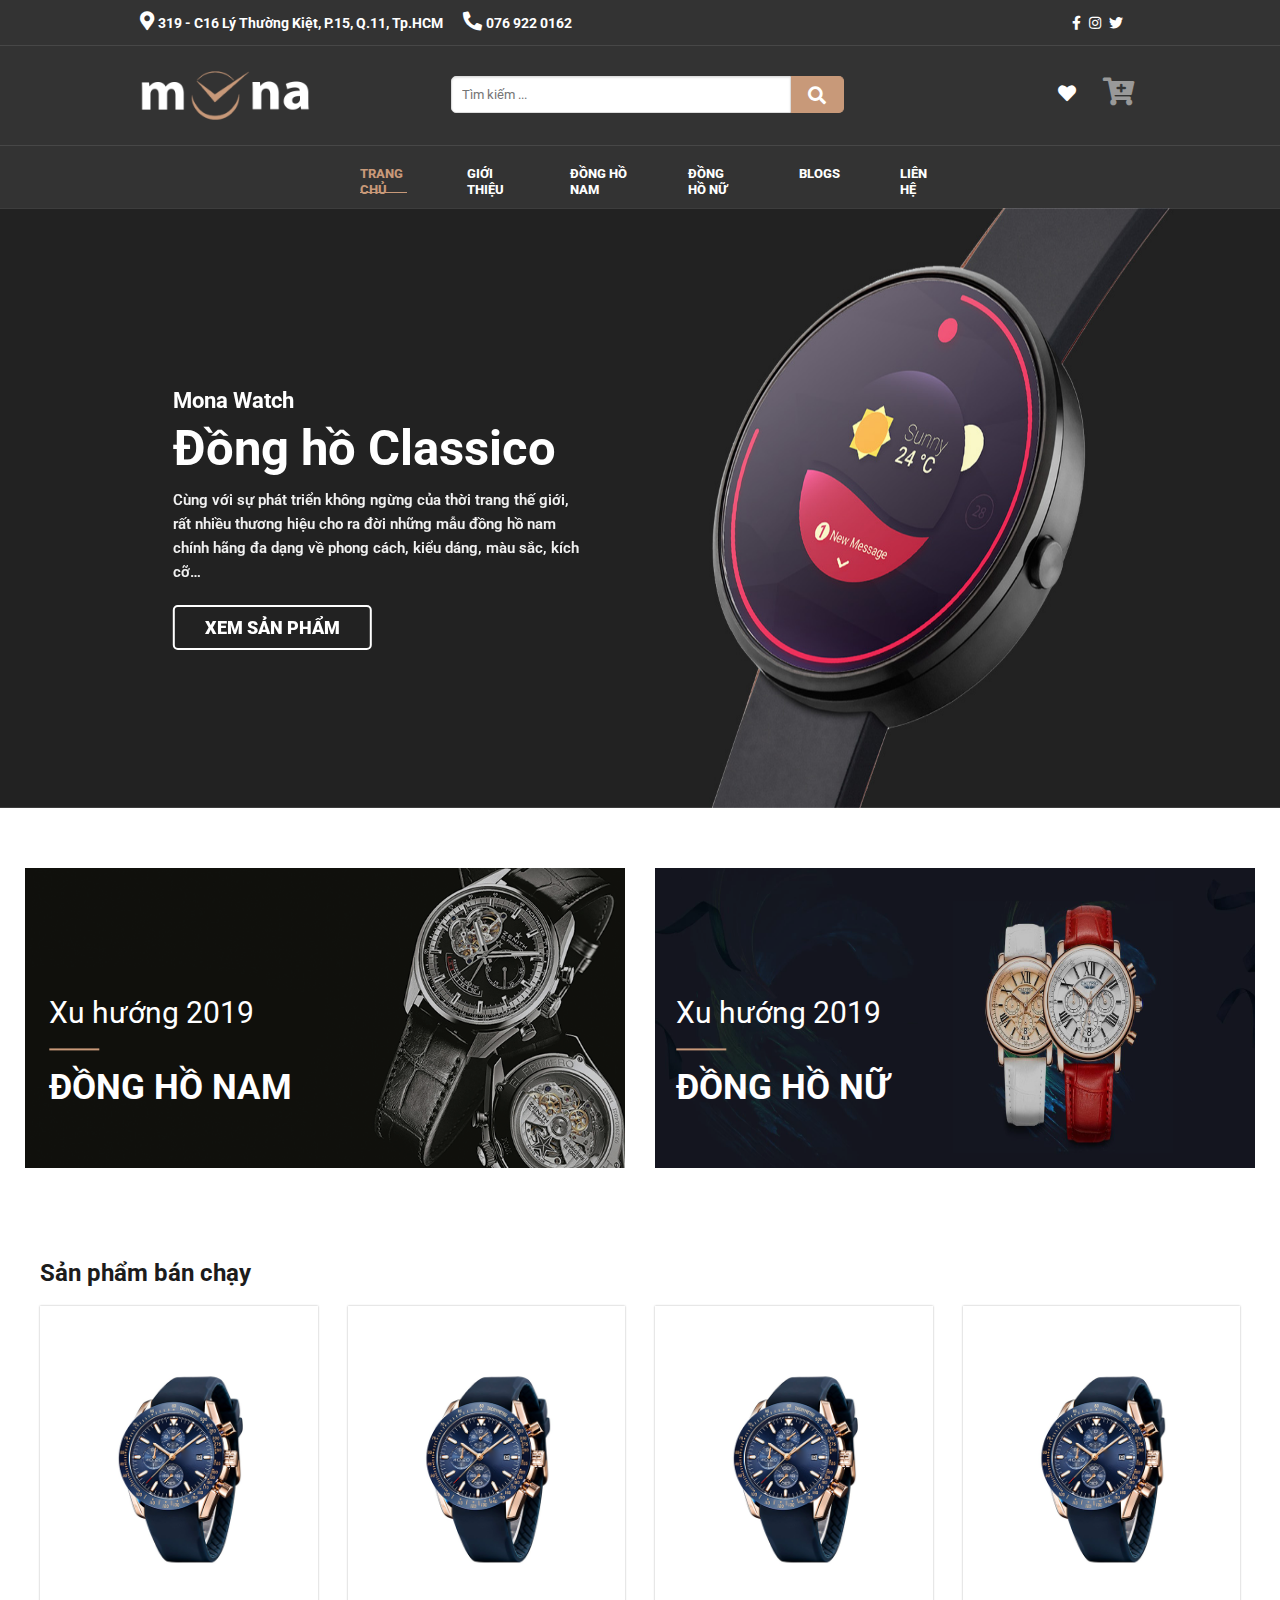
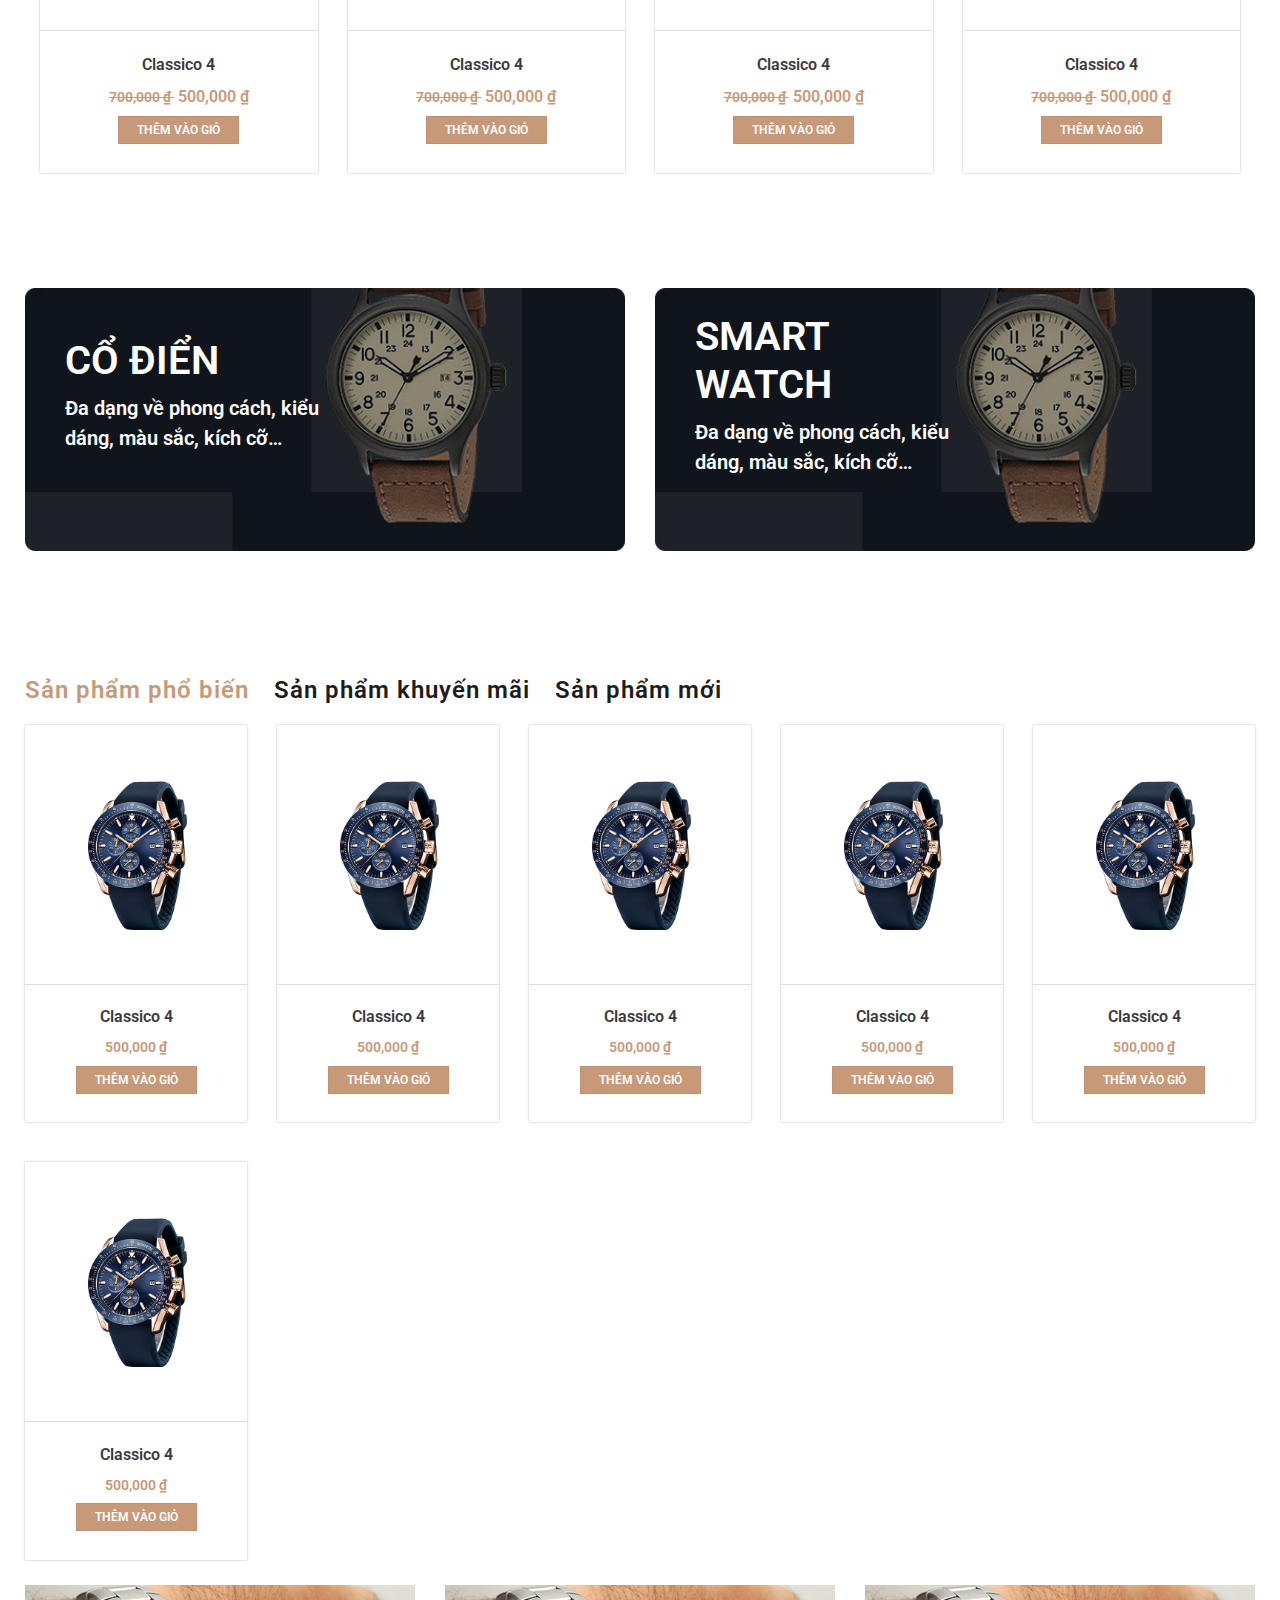
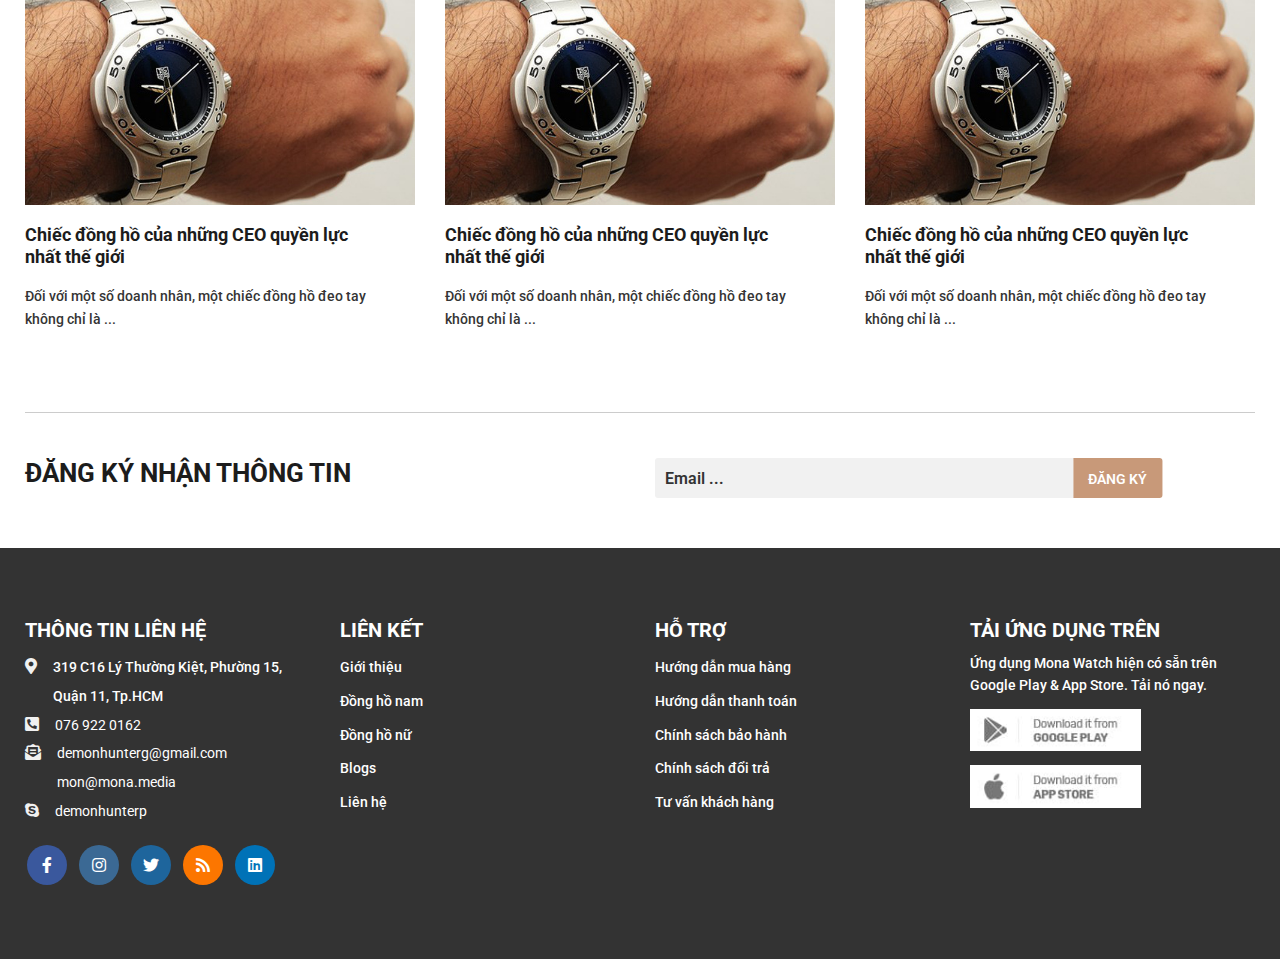
<file: index.html>
<!DOCTYPE html>
<html lang="en">

<head>
    <meta charset="UTF-8" />
    <meta name="viewport" content="width=device-width, initial-scale=1.0" />
    <title>Document</title>

    <!-- Bootstrap CSS -->
    <link rel="stylesheet" href="https://stackpath.bootstrapcdn.com/bootstrap/4.3.1/css/bootstrap.min.css" integrity="sha384-ggOyR0iXCbMQv3Xipma34MD+dH/1fQ784/j6cY/iJTQUOhcWr7x9JvoRxT2MZw1T" crossorigin="anonymous" />

    <!-- Font Awesome -->
    <link rel="stylesheet" href="https://cdnjs.cloudflare.com/ajax/libs/font-awesome/5.15.1/css/all.min.css" />

    <!-- style -->
    <link rel="stylesheet" href="./css/main.css" />
</head>

<body>
    <!-- Header -->
    <header class="header">
        <div class="headerLocation">
            <div class="row headerLocation__content">
                <div class="col-8 location">
                    <div class="location__content">
                        <i class="fa fa-map-marker-alt"></i>
                        <span>319 - C16 Lý Thường Kiệt, P.15, Q.11, Tp.HCM</span>
                    </div>
                    <div class="contact__content">
                        <i class="fas fa-phone-alt"></i>
                        <a href="tel: +0968367953">076 922 0162</a>
                    </div>
                </div>
                <div class="col-4 icon">
                    <i class="fab fa-facebook-f"></i>
                    <i class="fab fa-instagram"></i>
                    <i class="fab fa-twitter"></i>
                </div>
            </div>
        </div>

        <div class="headerLogo">
            <div class="row row--modifier headerLogo__content">
                <div class="col-3 col--modifier searchLeft">
                    <a href="#">
                        <img class="logo" src="./images/logo-mona.png" alt="logo" /></a>
                </div>
                <div class="col-7 col--modifier searchCenter">
                    <div class="search">
                        <input type="text" placeholder="Tìm kiếm ..." />
                        <button type="submit">
                <i class="fa fa-search"></i>
              </button>
                    </div>
                </div>
                <div class="col-2 col--modifier searchRight">
                    <div class="menu-searchRight">
                        <ul class="menu-ul">
                            <li class="menu-li">
                                <a href="">
                                    <i class="fa fa-heart heart--modifier"></i>
                                </a>
                            </li>
                            <li class="menu-li menu-li-cart-description">
                                <a href=""><i class="fa fa-cart-plus cart--modifier"></i> </a>
                                <div class="menu-cart-description">
                                    <ul class="menu-ul border-bottom">
                                        <li class="menu-li">
                                            <a class="image-product" href="">
                                                <img src="./images/product-02.png" alt="abc" />
                                                <span> Classico 3</span>
                                            </a>
                                            <span class="quantity-product">1 x <span class="amount">700,000</span
                          ><span class="currency">₫</span></span>
                                        </li>
                                    </ul>
                                    <p class="total-cart-description border-bottom">
                                        <strong>Tổng phụ:</strong>
                                        <span class="amount">
                        700,000
                        <span>₫</span>
                                        </span>
                                    </p>
                                    <p class="button-cart-desciption">
                                        <a class="button button-view-cart" href="">Xem giỏ hàng</a
                      >
                      <a class="button button-pay" href="">Thanh toán</a>
                                    </p>
                                </div>
                            </li>
                        </ul>
                    </div>
                </div>
            </div>
        </div>

        <div class="headerMenu">
            <nav class="navbar navbar-expand-lg navbarMenu">
                <button class="navbar-toggler" type="button" data-toggle="collapse" data-target="#navbarNav" aria-controls="navbarNav" aria-expanded="false" aria-label="Toggle navigation">
            <span class="navbar-toggler-icon"></span>
          </button>
                <div class="collapse navbar-collapse navbarContent" id="navbarNav">
                    <ul class="navbar-nav">
                        <li class="nav-item active">
                            <a class="nav-link" href="#">trang chủ</a>
                        </li>
                        <li class="nav-item">
                            <a class="nav-link" href="#">giới thiệu</a>
                        </li>
                        <li class="nav-item">
                            <a class="nav-link" href="#">đồng hồ nam</a>
                        </li>
                        <li class="nav-item">
                            <a class="nav-link" href="#">đồng hồ nữ</a>
                        </li>
                        <li class="nav-item">
                            <a class="nav-link" href="#">blogs</a>
                        </li>
                        <li class="nav-item">
                            <a class="nav-link" href="#">liên hệ</a>
                        </li>
                    </ul>
                </div>
            </nav>
        </div>
    </header>

    <!-- Carousel -->
    <section class="sectionCarousel">
        <div id="carouselExampleCaptions" class="carousel slide" data-ride="carousel">
            <div class="carousel-inner">
                <div class="carousel-item active">
                    <img src="./images/slide-bg-1.jpg" class="d-block w-100" alt="..." />
                    <div class="carousel-caption d-none d-md-block">
                        <h4>Mona Watch</h4>
                        <h1>Đồng hồ Classico</h1>
                        <p>
                            Cùng với sự phát triển không ngừng của thời trang thế giới, rất nhiều thương hiệu cho ra đời những mẫu đồng hồ nam chính hãng đa dạng về phong cách, kiểu dáng, màu sắc, kích cỡ…
                        </p>
                        <a class="btnDetail" href="#">Xem sản phẩm</a>
                    </div>
                </div>
                <div class="carousel-item">
                    <img src="./images/slide-bg-2.jpg" class="d-block w-100" alt="..." />
                    <div class="carousel-caption d-none d-md-block">
                        <h4>Mona Watch</h4>
                        <h1>Đồng hồ Classico</h1>
                        <p>
                            Cùng với sự phát triển không ngừng của thời trang thế giới, rất nhiều thương hiệu cho ra đời những mẫu đồng hồ nam chính hãng đa dạng về phong cách, kiểu dáng, màu sắc, kích cỡ…
                        </p>
                        <a class="btnDetail" href="#"> Xem sản phẩm </a>
                    </div>
                </div>
            </div>
            <a class="carousel-control-prev" href="#carouselExampleCaptions" role="button" data-slide="prev">
                <span class="carousel-control-prev-icon" aria-hidden="true"></span>
                <span class="sr-only">Previous</span>
            </a>
            <a class="carousel-control-next" href="#carouselExampleCaptions" role="button" data-slide="next">
                <span class="carousel-control-next-icon" aria-hidden="true"></span>
                <span class="sr-only">Next</span>
            </a>
        </div>
    </section>

    <!-- Banner -->
    <section class="banner">
        <div class="row">
            <div class="col-6">
                <div class="banner-item">
                    <a href="#" class="banner-inner">
                        <div class="item-inner">
                            <div class="item-bg">
                                <div class="bg">
                                    <img src="./images/trend-1.jpg" alt="trend" />
                                </div>
                                <div class="overplay"></div>
                            </div>
                            <div class="item-layers">
                                <div class="text">
                                    <div class="text-inner">
                                        <h3>Xu hướng 2019</h3>
                                        <div class="text-line"></div>
                                        <h2 class="text-title">đồng hồ nam</h2>
                                    </div>
                                </div>
                            </div>
                        </div>
                    </a>
                </div>
            </div>
            <div class="col-6">
                <div class="banner-item">
                    <a href="#" class="banner-inner">
                        <div class="item-inner">
                            <div class="item-bg">
                                <div class="bg">
                                    <img src="./images/trend-2.jpg" alt="trend" />
                                </div>
                                <div class="overplay"></div>
                            </div>
                            <div class="item-layers">
                                <div class="text">
                                    <div class="text-inner">
                                        <h3>Xu hướng 2019</h3>
                                        <div class="text-line"></div>
                                        <h2 class="text-title">đồng hồ nữ</h2>
                                    </div>
                                </div>
                            </div>
                        </div>
                    </a>
                </div>
            </div>
        </div>
    </section>

    <!-- Selling Products -->
    <section class="sellingProducts">
        <div class="sellingProducts__content">
            <h2 class="categoryTitle">Sản phẩm bán chạy</h2>
            <div class="row listProduct">
                <div class="col-3 col-item">
                    <div class="product">
                        <div class="box">
                            <div class="box-image">
                                <div class="image-product">
                                    <a href="#">
                                        <img src="./images/product-02.png" alt="product" />
                                    </a>
                                </div>
                                <div class="image-favorites">
                                    <div class="circle-icon">
                                        <i class="fa fa-heart"></i>
                                    </div>
                                    <div class="favorite-title">
                                        <a href="#">Thêm yêu thích</a>
                                    </div>
                                </div>
                            </div>
                            <div class="box-text">
                                <div class="title">
                                    <p class="product-name">
                                        <a href="">Classico 4</a>
                                    </p>
                                </div>
                                <div class="price">
                                    <del>
                      <span class="amount">700,000 </span>
                      <span class="currency">₫</span>
                    </del>
                                    <ins>
                      <span class="amount">500,000 </span>
                      <span class="currency">₫</span>
                    </ins>
                                </div>
                                <div class="addInCart">
                                    <a href="" class="btnAdd">thêm vào giỏ</a>
                                </div>
                            </div>
                        </div>
                    </div>
                </div>

                <div class="col-3 col-item">
                    <div class="product">
                        <div class="box">
                            <div class="box-image">
                                <div class="image-product">
                                    <a href="#">
                                        <img src="./images/product-02.png" alt="product" />
                                    </a>
                                </div>
                                <div class="image-favorites">
                                    <div class="circle-icon">
                                        <i class="fa fa-heart"></i>
                                    </div>
                                    <div class="favorite-title">
                                        <a href="#">Thêm yêu thích</a>
                                    </div>
                                </div>
                            </div>
                            <div class="box-text">
                                <div class="title">
                                    <p class="product-name">
                                        <a href="">Classico 4</a>
                                    </p>
                                </div>
                                <div class="price">
                                    <del>
                      <span class="amount">700,000 </span>
                      <span class="currency">₫</span>
                    </del>
                                    <ins>
                      <span class="amount">500,000 </span>
                      <span class="currency">₫</span>
                    </ins>
                                </div>
                                <div class="addInCart">
                                    <a href="" class="btnAdd">thêm vào giỏ</a>
                                </div>
                            </div>
                        </div>
                    </div>
                </div>

                <div class="col-3 col-item">
                    <div class="product">
                        <div class="box">
                            <div class="box-image">
                                <div class="image-product">
                                    <a href="#">
                                        <img src="./images/product-02.png" alt="product" />
                                    </a>
                                </div>
                                <div class="image-favorites">
                                    <div class="circle-icon">
                                        <i class="fa fa-heart"></i>
                                    </div>
                                    <div class="favorite-title">
                                        <a href="#">Thêm yêu thích</a>
                                    </div>
                                </div>
                            </div>
                            <div class="box-text">
                                <div class="title">
                                    <p class="product-name">
                                        <a href="">Classico 4</a>
                                    </p>
                                </div>
                                <div class="price">
                                    <del>
                      <span class="amount">700,000 </span>
                      <span class="currency">₫</span>
                    </del>
                                    <ins>
                      <span class="amount">500,000 </span>
                      <span class="currency">₫</span>
                    </ins>
                                </div>
                                <div class="addInCart">
                                    <a href="" class="btnAdd">thêm vào giỏ</a>
                                </div>
                            </div>
                        </div>
                    </div>
                </div>

                <div class="col-3 col-item">
                    <div class="product">
                        <div class="box">
                            <div class="box-image">
                                <div class="image-product">
                                    <a href="#">
                                        <img src="./images/product-02.png" alt="product" />
                                    </a>
                                </div>
                                <div class="image-favorites">
                                    <div class="circle-icon">
                                        <i class="fa fa-heart"></i>
                                    </div>
                                    <div class="favorite-title">
                                        <a href="#">Thêm yêu thích</a>
                                    </div>
                                </div>
                            </div>
                            <div class="box-text">
                                <div class="title">
                                    <p class="product-name">
                                        <a href="">Classico 4</a>
                                    </p>
                                </div>
                                <div class="price">
                                    <del>
                      <span class="amount">700,000 </span>
                      <span class="currency">₫</span>
                    </del>
                                    <ins>
                      <span class="amount">500,000 </span>
                      <span class="currency">₫</span>
                    </ins>
                                </div>
                                <div class="addInCart">
                                    <a href="" class="btnAdd">thêm vào giỏ</a>
                                </div>
                            </div>
                        </div>
                    </div>
                </div>
            </div>
        </div>
    </section>

    <!-- Banner info -->
    <section class="bannerInfo">
        <div class="bannerInfo__content">
            <div class="row">
                <div class="col-6 col-6-modifier">
                    <div class="banner">
                        <div class="banner-inner">
                            <div class="banner-bg">
                                <div class="bg">
                                    <img src="./images/banner-03.jpg" alt="abc" />
                                </div>
                                <div class="overplay"></div>
                            </div>
                            <div class="banner-layers">
                                <div class="text-box">
                                    <div class="text">
                                        <div class="text-inner">
                                            <h2>CỔ ĐIỂN</h2>
                                            <h3>
                                                Đa dạng về phong cách, kiểu dáng, màu sắc, kích cỡ…
                                            </h3>
                                        </div>
                                    </div>
                                </div>
                            </div>
                        </div>
                    </div>
                </div>
                <div class="col-6 col-6-modifier">
                    <div class="banner">
                        <div class="banner-inner">
                            <div class="banner-bg">
                                <div class="bg">
                                    <img src="./images/banner-03.jpg" alt="abc" />
                                </div>
                                <div class="overplay"></div>
                            </div>
                            <div class="banner-layers">
                                <div class="text-box">
                                    <div class="text">
                                        <div class="text-inner">
                                            <h2>SMART WATCH</h2>
                                            <h3>
                                                Đa dạng về phong cách, kiểu dáng, màu sắc, kích cỡ…
                                            </h3>
                                        </div>
                                    </div>
                                </div>
                            </div>
                        </div>
                    </div>
                </div>
            </div>
        </div>
    </section>

    <!-- Category -->
    <section class="category">
        <div class="category__content">
            <ul class="nav nav--category" id="categoryTab" role="tablist">
                <li class="nav-item">
                    <a class="nav-link active" id="popular-tab" data-toggle="tab" href="#popular" role="tab" aria-controls="home" aria-selected="true">Sản phẩm phổ biến</a
            >
          </li>
          <li class="nav-item">
            <a
              class="nav-link"
              id="promotional-tab"
              data-toggle="tab"
              href="#promotional"
              role="tab"
              aria-controls="profile"
              aria-selected="false"
              >Sản phẩm khuyến mãi</a
            >
          </li>
          <li class="nav-item">
            <a
              class="nav-link"
              id="new-tab"
              data-toggle="tab"
              href="#new"
              role="tab"
              aria-controls="contact"
              aria-selected="false"
              >Sản phẩm mới</a
            >
          </li>
        </ul>
        <div class="tab-content tab-content--category" id="categoryTabContent">
          <div
            class="tab-pane fade show active"
            id="popular"
            role="tabpanel"
            aria-labelledby="popular-tab"
          >
            <div class="category__container">
              <div class="product">
                <div class="box">
                  <div class="box-image">
                    <div class="image-product">
                      <a href="#">
                        <img src="./images/product-02.png" alt="product" />
                      </a>
        </div>
        <div class="image-favorites">
            <div class="circle-icon">
                <i class="fa fa-heart"></i>
            </div>
            <div class="favorite-title">
                <a href="#">Thêm yêu thích</a>
            </div>
        </div>
        </div>
        <div class="box-text">
            <div class="title">
                <p class="product-name">
                    <a href="">Classico 4</a>
                </p>
            </div>
            <div class="price">
                <span class="amount">500,000 </span>
                <span class="currency">₫</span>
            </div>
            <div class="addInCart">
                <a href="" class="btnAdd">thêm vào giỏ</a>
            </div>
        </div>
        </div>
        </div>
        <div class="product">
            <div class="box">
                <div class="box-image">
                    <div class="image-product">
                        <a href="#">
                            <img src="./images/product-02.png" alt="product" />
                        </a>
                    </div>
                    <div class="image-favorites">
                        <div class="circle-icon">
                            <i class="fa fa-heart"></i>
                        </div>
                        <div class="favorite-title">
                            <a href="#">Thêm yêu thích</a>
                        </div>
                    </div>
                </div>
                <div class="box-text">
                    <div class="title">
                        <p class="product-name">
                            <a href="">Classico 4</a>
                        </p>
                    </div>
                    <div class="price">
                        <span class="amount">500,000 </span>
                        <span class="currency">₫</span>
                    </div>
                    <div class="addInCart">
                        <a href="" class="btnAdd">thêm vào giỏ</a>
                    </div>
                </div>
            </div>
        </div>
        <div class="product">
            <div class="box">
                <div class="box-image">
                    <div class="image-product">
                        <a href="#">
                            <img src="./images/product-02.png" alt="product" />
                        </a>
                    </div>
                    <div class="image-favorites">
                        <div class="circle-icon">
                            <i class="fa fa-heart"></i>
                        </div>
                        <div class="favorite-title">
                            <a href="#">Thêm yêu thích</a>
                        </div>
                    </div>
                </div>
                <div class="box-text">
                    <div class="title">
                        <p class="product-name">
                            <a href="">Classico 4</a>
                        </p>
                    </div>
                    <div class="price">
                        <span class="amount">500,000 </span>
                        <span class="currency">₫</span>
                    </div>
                    <div class="addInCart">
                        <a href="" class="btnAdd">thêm vào giỏ</a>
                    </div>
                </div>
            </div>
        </div>
        <div class="product">
            <div class="box">
                <div class="box-image">
                    <div class="image-product">
                        <a href="#">
                            <img src="./images/product-02.png" alt="product" />
                        </a>
                    </div>
                    <div class="image-favorites">
                        <div class="circle-icon">
                            <i class="fa fa-heart"></i>
                        </div>
                        <div class="favorite-title">
                            <a href="#">Thêm yêu thích</a>
                        </div>
                    </div>
                </div>
                <div class="box-text">
                    <div class="title">
                        <p class="product-name">
                            <a href="">Classico 4</a>
                        </p>
                    </div>
                    <div class="price">
                        <span class="amount">500,000 </span>
                        <span class="currency">₫</span>
                    </div>
                    <div class="addInCart">
                        <a href="" class="btnAdd">thêm vào giỏ</a>
                    </div>
                </div>
            </div>
        </div>
        <div class="product">
            <div class="box">
                <div class="box-image">
                    <div class="image-product">
                        <a href="#">
                            <img src="./images/product-02.png" alt="product" />
                        </a>
                    </div>
                    <div class="image-favorites">
                        <div class="circle-icon">
                            <i class="fa fa-heart"></i>
                        </div>
                        <div class="favorite-title">
                            <a href="#">Thêm yêu thích</a>
                        </div>
                    </div>
                </div>
                <div class="box-text">
                    <div class="title">
                        <p class="product-name">
                            <a href="">Classico 4</a>
                        </p>
                    </div>
                    <div class="price">
                        <span class="amount">500,000 </span>
                        <span class="currency">₫</span>
                    </div>
                    <div class="addInCart">
                        <a href="" class="btnAdd">thêm vào giỏ</a>
                    </div>
                </div>
            </div>
        </div>
        <div class="product">
            <div class="box">
                <div class="box-image">
                    <div class="image-product">
                        <a href="#">
                            <img src="./images/product-02.png" alt="product" />
                        </a>
                    </div>
                    <div class="image-favorites">
                        <div class="circle-icon">
                            <i class="fa fa-heart"></i>
                        </div>
                        <div class="favorite-title">
                            <a href="#">Thêm yêu thích</a>
                        </div>
                    </div>
                </div>
                <div class="box-text">
                    <div class="title">
                        <p class="product-name">
                            <a href="">Classico 4</a>
                        </p>
                    </div>
                    <div class="price">
                        <span class="amount">500,000 </span>
                        <span class="currency">₫</span>
                    </div>
                    <div class="addInCart">
                        <a href="" class="btnAdd">thêm vào giỏ</a>
                    </div>
                </div>
            </div>
        </div>
        </div>
        </div>
        <div class="tab-pane fade" id="promotional" role="tabpanel" aria-labelledby="promotional-tab">
            asdasdasd
        </div>
        <div class="tab-pane fade" id="new" role="tabpanel" aria-labelledby="new-tab">
            asdasd
        </div>
        </div>
        </div>
    </section>

    <!-- Post Special -->
    <section class="postSpecial">
        <div class="postSpecial__content">
            <div class="row">
                <div class="col-4 post-item">
                    <a class="post-item-inner" href="#">
                        <div class="box">
                            <div class="box-image">
                                <img src="./images/new-4.jpg" alt="abc" />
                            </div>
                            <div class="box-text">
                                <div class="box-text-inner">
                                    <h5 class="post-title">
                                        Chiếc đồng hồ của những CEO quyền lực nhất thế giới
                                    </h5>
                                    <p class="post-description">
                                        Đối với một số doanh nhân, một chiếc đồng hồ đeo tay không chỉ là ...
                                    </p>
                                </div>
                            </div>
                        </div>
                    </a>
                </div>
                <div class="col-4 post-item">
                    <a class="post-item-inner" href="#">
                        <div class="box">
                            <div class="box-image">
                                <img src="./images/new-4.jpg" alt="abc" />
                            </div>
                            <div class="box-text">
                                <div class="box-text-inner">
                                    <h5 class="post-title">
                                        Chiếc đồng hồ của những CEO quyền lực nhất thế giới
                                    </h5>
                                    <p class="post-description">
                                        Đối với một số doanh nhân, một chiếc đồng hồ đeo tay không chỉ là ...
                                    </p>
                                </div>
                            </div>
                        </div>
                    </a>
                </div>
                <div class="col-4 post-item">
                    <a class="post-item-inner" href="#">
                        <div class="box">
                            <div class="box-image">
                                <img src="./images/new-4.jpg" alt="abc" />
                            </div>
                            <div class="box-text">
                                <div class="box-text-inner">
                                    <h5 class="post-title">
                                        Chiếc đồng hồ của những CEO quyền lực nhất thế giới
                                    </h5>
                                    <p class="post-description">
                                        Đối với một số doanh nhân, một chiếc đồng hồ đeo tay không chỉ là ...
                                    </p>
                                </div>
                            </div>
                        </div>
                    </a>
                </div>
            </div>
        </div>
    </section>

    <!-- Information -->
    <section class="information">
        <div class="information__content">
            <div class="row">
                <div class="col-6 col-left">
                    <div class="left-inner">
                        <h2>ĐĂNG KÝ NHẬN THÔNG TIN</h2>
                    </div>
                </div>
                <div class="col-6 col-right">
                    <div class="right-inner">
                        <form action="">
                            <input class="item-input" type="text" placeholder="Email ..." />
                            <button class="item-button" type="submit">đăng ký</button>
                        </form>
                    </div>
                </div>
            </div>
        </div>
    </section>

    <!-- Footer -->
    <footer class="footer">
        <div class="footer__content">
            <div class="row">
                <div class="col-3 col-3--modifier">
                    <div class="col-inner col-contact">
                        <h3>thông tin liên hệ</h3>
                        <div class="contactInformation">
                            <div class="icon-box-image">
                                <i class="fa fa-map-marker-alt"></i>
                            </div>
                            <div class="icon-box-text">
                                <span>319 C16 Lý Thường Kiệt, Phường 15, Quận 11, Tp.HCM</span
                  >
                </div>
              </div>
              <div class="contactInformation">
                <div class="icon-box-image">
                  <i class="fas fa-phone-square-alt"></i>
                </div>
                <div class="icon-box-text">
                  <a href="tel:+076 922 0162">076 922 0162</a>
                </div>
              </div>
              <div class="contactInformation">
                <div class="icon-box-image">
                  <i class="fa fa-envelope-open-text"></i>
                </div>
                <div class="icon-box-text">
                  <a href="mailto:demonhunterg@gmail.com"
                    >demonhunterg@gmail.com</a
                  >
                  <a href="mailto:mon@mona.media">mon@mona.media</a>
                </div>
              </div>
              <div class="contactInformation">
                <div class="icon-box-image">
                  <i class="fab fa-skype"></i>
                </div>
                <div class="icon-box-text">
                  <a href="http://abc.com">demonhunterp</a>
                </div>
              </div>
              <div class="social">
                <a href=""><i class="fab fa-facebook-f"></i></a>
                <a href=""><i class="fab fa-instagram"></i></a>
                <a href=""><i class="fab fa-twitter"></i></a>
                <a href=""><i class="fa fa-rss"></i></a>
                <a href=""><i class="fab fa-linkedin"></i></a>
              </div>
            </div>
          </div>
          <div class="col-3 col-3--modifier">
            <div class="col-inner col-link">
              <h3>liên kết</h3>
              <div class="link-inner">
                <ul class="menu-link">
                  <li class="menu-item"><a href="">Giới thiệu</a></li>
                  <li class="menu-item"><a href="">Đồng hồ nam</a></li>
                  <li class="menu-item"><a href="">Đồng hồ nữ</a></li>
                  <li class="menu-item"><a href="">Blogs</a></li>
                  <li class="menu-item"><a href="">Liên hệ</a></li>
                </ul>
              </div>
            </div>
          </div>
          <div class="col-3 col-3--modifier">
            <div class="col-inner col-support">
              <h3>hỗ trợ</h3>
              <div class="support-inner">
                <ul class="menu-support">
                  <li class="menu-item"><a href="">Hướng dẫn mua hàng</a></li>
                  <li class="menu-item"><a href="">Hướng dẫn thanh toán</a></li>
                  <li class="menu-item"><a href="">Chính sách bảo hành</a></li>
                  <li class="menu-item"><a href="">Chính sách đổi trả</a></li>
                  <li class="menu-item"><a href="">Tư vấn khách hàng</a></li>
                </ul>
              </div>
            </div>
          </div>
          <div class="col-3 col-3--modifier">
            <div class="col-inner col-download-application">
              <h3>TẢI ỨNG DỤNG TRÊN</h3>
              <p>
                Ứng dụng Mona Watch hiện có sẵn trên Google Play & App Store.
                Tải nó ngay.
              </p>
              <div class="application">
                <a href="">
                  <img src="./images/img-googleplay.jpg" alt="abc" />
                </a>
              </div>
              <div class="application">
                <a href="">
                  <img src="./images/img-appstore.jpg" alt="abc" />
                </a>
              </div>
            </div>
          </div>
        </div>
      </div>
    </footer>

    <!-- Optional JavaScript -->
    <!-- jQuery first, then Popper.js, then Bootstrap JS -->
    <script
      src="https://code.jquery.com/jquery-3.3.1.slim.min.js"
      integrity="sha384-q8i/X+965DzO0rT7abK41JStQIAqVgRVzpbzo5smXKp4YfRvH+8abtTE1Pi6jizo"
      crossorigin="anonymous"
    ></script>
    <script
      src="https://cdnjs.cloudflare.com/ajax/libs/popper.js/1.14.7/umd/popper.min.js"
      integrity="sha384-UO2eT0CpHqdSJQ6hJty5KVphtPhzWj9WO1clHTMGa3JDZwrnQq4sF86dIHNDz0W1"
      crossorigin="anonymous"
    ></script>
    <script
      src="https://stackpath.bootstrapcdn.com/bootstrap/4.3.1/js/bootstrap.min.js"
      integrity="sha384-JjSmVgyd0p3pXB1rRibZUAYoIIy6OrQ6VrjIEaFf/nJGzIxFDsf4x0xIM+B07jRM"
      crossorigin="anonymous"
    ></script>
  </body>
</html>
</file>
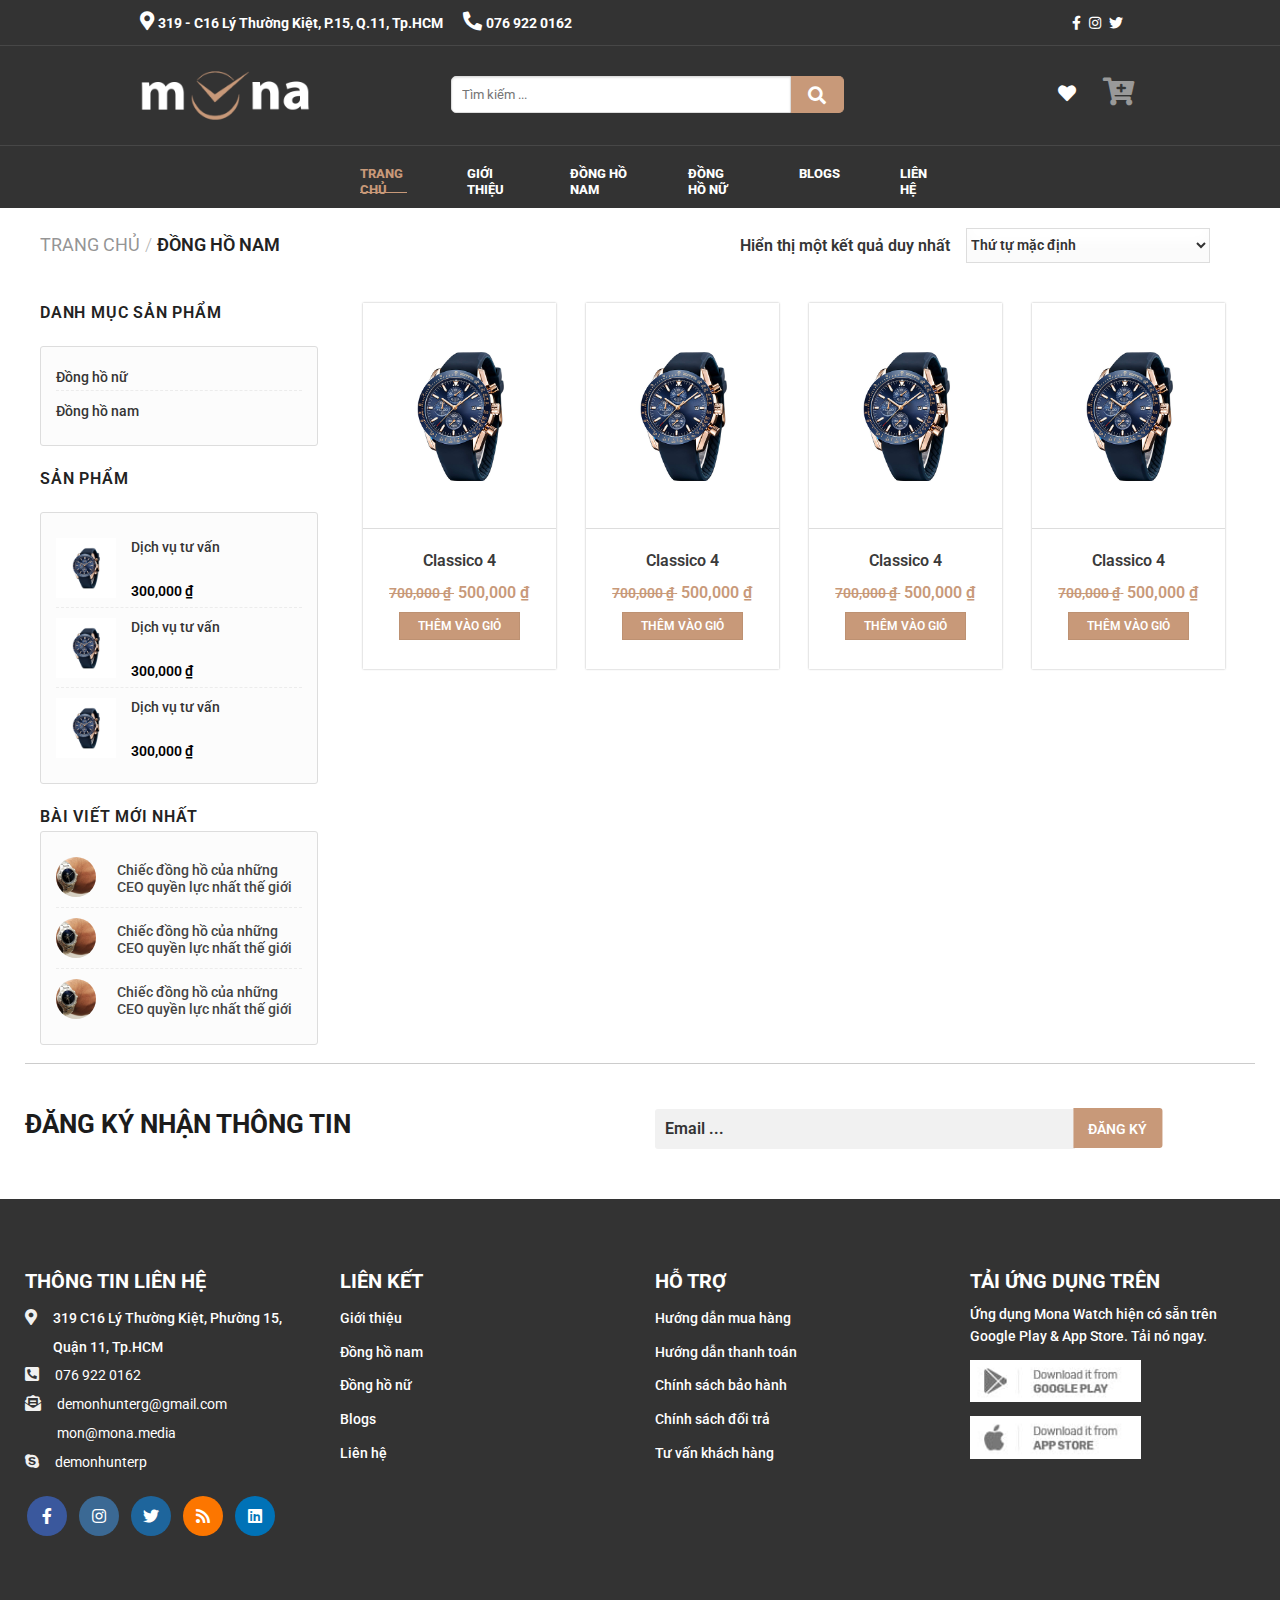
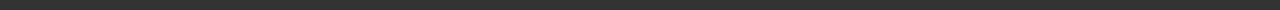
<file: detail.html>
<!DOCTYPE html>
<html lang="en">

<head>
    <meta charset="UTF-8" />
    <meta name="viewport" content="width=device-width, initial-scale=1.0" />
    <title>Document</title>
    <!-- Bootstrap CSS -->
    <link rel="stylesheet" href="https://stackpath.bootstrapcdn.com/bootstrap/4.3.1/css/bootstrap.min.css" integrity="sha384-ggOyR0iXCbMQv3Xipma34MD+dH/1fQ784/j6cY/iJTQUOhcWr7x9JvoRxT2MZw1T" crossorigin="anonymous" />

    <!-- Font Awesome -->
    <link rel="stylesheet" href="https://cdnjs.cloudflare.com/ajax/libs/font-awesome/5.15.1/css/all.min.css" />

    <!-- style -->
    <link rel="stylesheet" href="./css/main.css" />
</head>

<body>
    <!-- Header -->
    <header class="header">
        <div class="headerLocation">
            <div class="row headerLocation__content">
                <div class="col-8 location">
                    <div class="location__content">
                        <i class="fa fa-map-marker-alt"></i>
                        <span>319 - C16 Lý Thường Kiệt, P.15, Q.11, Tp.HCM</span>
                    </div>
                    <div class="contact__content">
                        <i class="fas fa-phone-alt"></i>
                        <a href="tel: +0968367953">076 922 0162</a>
                    </div>
                </div>
                <div class="col-4 icon">
                    <i class="fab fa-facebook-f"></i>
                    <i class="fab fa-instagram"></i>
                    <i class="fab fa-twitter"></i>
                </div>
            </div>
        </div>

        <div class="headerLogo">
            <div class="row row--modifier headerLogo__content">
                <div class="col-3 col--modifier searchLeft">
                    <a href="#">
                        <img class="logo" src="./images/logo-mona.png" alt="logo" /></a>
                </div>
                <div class="col-7 col--modifier searchCenter">
                    <div class="search">
                        <input type="text" placeholder="Tìm kiếm ..." />
                        <button type="submit">
                  <i class="fa fa-search"></i>
                </button>
                    </div>
                </div>
                <div class="col-2 col--modifier searchRight">
                    <div class="menu-searchRight">
                        <ul class="menu-ul">
                            <li class="menu-li">
                                <a href="">
                                    <i class="fa fa-heart heart--modifier"></i>
                                </a>
                            </li>
                            <li class="menu-li">
                                <a href=""><i class="fa fa-cart-plus cart--modifier"></i></a>
                                <div class="menu-cart-description">
                                    <ul class="menu-ul border-bottom">
                                        <li class="menu-li">
                                            <a class="image-product" href="">
                                                <img src="./images/product-02.png" alt="abc" />
                                                <span> Classico 3</span>
                                            </a>
                                            <span class="quantity-product">1 x <span class="amount">700,000</span
                            ><span class="currency">₫</span></span>
                                        </li>
                                    </ul>
                                    <p class="total-cart-description border-bottom">
                                        <strong>Tổng phụ:</strong>
                                        <span class="amount">
                          700,000
                          <span>₫</span>
                                        </span>
                                    </p>
                                    <p class="button-cart-desciption">
                                        <a class="button button-view-cart" href="">Xem giỏ hàng</a
                        >
                        <a class="button button-pay" href="">Thanh toán</a>
                                    </p>
                                </div>
                            </li>
                        </ul>
                    </div>
                </div>
            </div>
        </div>

        <div class="headerMenu">
            <nav class="navbar navbar-expand-lg navbarMenu">
                <button class="navbar-toggler" type="button" data-toggle="collapse" data-target="#navbarNav" aria-controls="navbarNav" aria-expanded="false" aria-label="Toggle navigation">
              <span class="navbar-toggler-icon"></span>
            </button>
                <div class="collapse navbar-collapse navbarContent" id="navbarNav">
                    <ul class="navbar-nav">
                        <li class="nav-item active">
                            <a class="nav-link" href="#">trang chủ</a>
                        </li>
                        <li class="nav-item">
                            <a class="nav-link" href="#">giới thiệu</a>
                        </li>
                        <li class="nav-item">
                            <a class="nav-link" href="#">đồng hồ nam</a>
                        </li>
                        <li class="nav-item">
                            <a class="nav-link" href="#">đồng hồ nữ</a>
                        </li>
                        <li class="nav-item">
                            <a class="nav-link" href="#">blogs</a>
                        </li>
                        <li class="nav-item">
                            <a class="nav-link" href="#">liên hệ</a>
                        </li>
                    </ul>
                </div>
            </nav>
        </div>
    </header>

    <!-- Menu Category Page -->
    <section class="menuCategory">
        <div class="menuCategory__content">
            <div class="row row--modifier">
                <div class="col-7 col--modifier">
                    <nav class="navbar navbar-expand-lg navbar--modifier">
                        <div class="collapse navbar-collapse" id="navbarNav">
                            <ul class="navbar-nav">
                                <li class="nav-item active">
                                    <a class="nav-link" href="#">Trang chủ</a>
                                </li>
                                <span class="divider">/</span
                  >Đồng hồ nam
                </ul>
              </div>
            </nav>
          </div>
          <div class="col-5 col--modifier">
            <div class="col-right-content">
              <p>Hiển thị một kết quả duy nhất</p>
              <form class="right-form">
                <select class="select-form">
                  <option>Thứ tự mặc định</option>
                  <option value="popularity">
                    Thứ tự theo mức độ phổ biến
                  </option>
                  <option value="rating">Thứ tự theo điểm đánh giá</option>
                  <option value="date">Mới nhất</option>
                  <option value="price">Thứ tự theo giá: thấp đến cao</option>
                  <option value="price-desc">
                    Thứ tự theo giá: cao xuống thấp
                  </option>
                </select>
              </form>
            </div>
          </div>
        </div>
      </div>
    </section>

    <!-- Category Page -->
    <section class="categoryPage">
      <div class="categoryPage__content">
        <div class="row row-category--modifier">
          <div class="col-3 col-category--modifier">
            <div class="category-sidebar">
              <div class="product-portfolio">
                <span class="title-portfolio">Danh mục sản phẩm</span>
                                <div class="is-divider"></div>
                                <div class="menu-product-portfolio">
                                    <ul class="menu-ul">
                                        <li class="menu-li li-border-bottom">
                                            <a href="./detail.html">Đồng hồ nữ</a>
                                        </li>
                                        <li class="menu-li">
                                            <a href="./detail.html">Đồng hồ nam</a>
                                        </li>
                                    </ul>
                                </div>
                        </div>
                        <div class="product-list">
                            <span class="title-portfolio">Sản phẩm</span>
                            <div class="is-divider"></div>
                            <div class="menu-product-list">
                                <ul class="menu-ul">
                                    <li class="menu-li li-border-bottom">
                                        <a href="./detail.html">
                                            <img src="./images/product-02.png" alt="abc" /><span>Dịch vụ tư vấn</span
                        ></a
                      >
                      <span>300,000 ₫</span>
                                    </li>
                                    <li class="menu-li li-border-bottom">
                                        <a href="./detail.html">
                                            <img src="./images/product-02.png" alt="abc" /><span>Dịch vụ tư vấn</span
                        ></a
                      >
                      <span>300,000 ₫</span>
                                    </li>
                                    <li class="menu-li">
                                        <a href="./detail.html">
                                            <img src="./images/product-02.png" alt="abc" /><span>Dịch vụ tư vấn</span
                        ></a
                      >
                      <span>300,000 ₫</span>
                                    </li>
                                </ul>
                            </div>
                        </div>
                        <div class="new-post">
                            <span class="title-portfolio">Bài viết mới nhất</span>
                            <div class="menu-new-post">
                                <ul class="menu-ul">
                                    <li class="menu-li li-border-bottom">
                                        <div class="post-item">
                                            <div class="row row--modifier">
                                                <div class="col-3 col--modifier">
                                                    <div class="post-bg">
                                                        <img src="./images/new-4.jpg" alt="abc" />
                                                    </div>
                                                </div>
                                                <div class="col-9 col--modifier">
                                                    <div class="post-description">
                                                        <a href="./detail.html" title="Chiếc đồng hồ của những CEO quyền lực nhất thế giới">
                                Chiếc đồng hồ của những CEO quyền lực nhất thế
                                giới</a
                              >
                            </div>
                          </div>
                        </div>
                      </div>
                    </li>
                    <li class="menu-li li-border-bottom">
                      <div class="post-item">
                        <div class="row row--modifier">
                          <div class="col-3 col--modifier">
                            <div class="post-bg">
                              <img src="./images/new-4.jpg" alt="abc" />
                            </div>
                          </div>
                          <div class="col-9 col--modifier">
                            <div class="post-description">
                              <a
                                href="./detail.html"
                                title="Chiếc đồng hồ của những CEO quyền lực nhất thế giới"
                              >
                                Chiếc đồng hồ của những CEO quyền lực nhất thế
                                giới</a
                              >
                            </div>
                          </div>
                        </div>
                      </div>
                    </li>
                    <li class="menu-li">
                      <div class="post-item">
                        <div class="row row--modifier">
                          <div class="col-3 col--modifier">
                            <div class="post-bg">
                              <img src="./images/new-4.jpg" alt="abc" />
                            </div>
                          </div>
                          <div class="col-9 col--modifier">
                            <div class="post-description">
                              <a
                                href="./detail.html"
                                title="Chiếc đồng hồ của những CEO quyền lực nhất thế giới"
                              >
                                Chiếc đồng hồ của những CEO quyền lực nhất thế
                                giới</a
                              >
                            </div>
                          </div>
                        </div>
                      </div>
                    </li>
                  </ul>
                </div>
              </div>
            </div>
          </div>
          <div class="col-9 col-category--modifier">
            <div class="category-selling-product">
              <div class="row listProduct">
                <div class="col-3 col-item">
                  <div class="product">
                    <div class="box">
                      <div class="box-image">
                        <div class="image-product">
                          <a href="#">
                            <img src="./images/product-02.png" alt="product" />
                          </a>
                                                    </div>
                                                    <div class="image-favorites">
                                                        <div class="circle-icon">
                                                            <i class="fa fa-heart"></i>
                                                        </div>
                                                        <div class="favorite-title">
                                                            <a href="#">Thêm yêu thích</a>
                                                        </div>
                                                    </div>
                                                </div>
                                                <div class="box-text">
                                                    <div class="title">
                                                        <p class="product-name">
                                                            <a href="">Classico 4</a>
                                                        </p>
                                                    </div>
                                                    <div class="price">
                                                        <del>
                            <span class="amount">700,000 </span>
                            <span class="currency">₫</span>
                          </del>
                                                        <ins>
                            <span class="amount">500,000 </span>
                            <span class="currency">₫</span>
                          </ins>
                                                    </div>
                                                    <div class="addInCart">
                                                        <a href="" class="btnAdd">thêm vào giỏ</a>
                                                    </div>
                                                </div>
                                            </div>
                                        </div>
                            </div>

                            <div class="col-3 col-item">
                                <div class="product">
                                    <div class="box">
                                        <div class="box-image">
                                            <div class="image-product">
                                                <a href="#">
                                                    <img src="./images/product-02.png" alt="product" />
                                                </a>
                                            </div>
                                            <div class="image-favorites">
                                                <div class="circle-icon">
                                                    <i class="fa fa-heart"></i>
                                                </div>
                                                <div class="favorite-title">
                                                    <a href="#">Thêm yêu thích</a>
                                                </div>
                                            </div>
                                        </div>
                                        <div class="box-text">
                                            <div class="title">
                                                <p class="product-name">
                                                    <a href="">Classico 4</a>
                                                </p>
                                            </div>
                                            <div class="price">
                                                <del>
                            <span class="amount">700,000 </span>
                            <span class="currency">₫</span>
                          </del>
                                                <ins>
                            <span class="amount">500,000 </span>
                            <span class="currency">₫</span>
                          </ins>
                                            </div>
                                            <div class="addInCart">
                                                <a href="" class="btnAdd">thêm vào giỏ</a>
                                            </div>
                                        </div>
                                    </div>
                                </div>
                            </div>

                            <div class="col-3 col-item">
                                <div class="product">
                                    <div class="box">
                                        <div class="box-image">
                                            <div class="image-product">
                                                <a href="#">
                                                    <img src="./images/product-02.png" alt="product" />
                                                </a>
                                            </div>
                                            <div class="image-favorites">
                                                <div class="circle-icon">
                                                    <i class="fa fa-heart"></i>
                                                </div>
                                                <div class="favorite-title">
                                                    <a href="#">Thêm yêu thích</a>
                                                </div>
                                            </div>
                                        </div>
                                        <div class="box-text">
                                            <div class="title">
                                                <p class="product-name">
                                                    <a href="">Classico 4</a>
                                                </p>
                                            </div>
                                            <div class="price">
                                                <del>
                            <span class="amount">700,000 </span>
                            <span class="currency">₫</span>
                          </del>
                                                <ins>
                            <span class="amount">500,000 </span>
                            <span class="currency">₫</span>
                          </ins>
                                            </div>
                                            <div class="addInCart">
                                                <a href="" class="btnAdd">thêm vào giỏ</a>
                                            </div>
                                        </div>
                                    </div>
                                </div>
                            </div>

                            <div class="col-3 col-item">
                                <div class="product">
                                    <div class="box">
                                        <div class="box-image">
                                            <div class="image-product">
                                                <a href="#">
                                                    <img src="./images/product-02.png" alt="product" />
                                                </a>
                                            </div>
                                            <div class="image-favorites">
                                                <div class="circle-icon">
                                                    <i class="fa fa-heart"></i>
                                                </div>
                                                <div class="favorite-title">
                                                    <a href="#">Thêm yêu thích</a>
                                                </div>
                                            </div>
                                        </div>
                                        <div class="box-text">
                                            <div class="title">
                                                <p class="product-name">
                                                    <a href="">Classico 4</a>
                                                </p>
                                            </div>
                                            <div class="price">
                                                <del>
                            <span class="amount">700,000 </span>
                            <span class="currency">₫</span>
                          </del>
                                                <ins>
                            <span class="amount">500,000 </span>
                            <span class="currency">₫</span>
                          </ins>
                                            </div>
                                            <div class="addInCart">
                                                <a href="" class="btnAdd">thêm vào giỏ</a>
                                            </div>
                                        </div>
                                    </div>
                                </div>
                            </div>
                        </div>
                </div>
            </div>
        </div>
        </div>
    </section>

    <!-- Information -->
    <section class="information">
        <div class="information__content">
            <div class="row">
                <div class="col-6 col-left">
                    <div class="left-inner">
                        <h2>ĐĂNG KÝ NHẬN THÔNG TIN</h2>
                    </div>
                </div>
                <div class="col-6 col-right">
                    <div class="right-inner">
                        <form action="">
                            <input class="item-input" type="text" placeholder="Email ..." />
                            <button class="item-button" type="submit">đăng ký</button>
                        </form>
                    </div>
                </div>
            </div>
        </div>
    </section>

    <!-- Footer -->
    <footer class="footer">
        <div class="footer__content">
            <div class="row">
                <div class="col-3 col-3--modifier">
                    <div class="col-inner col-contact">
                        <h3>thông tin liên hệ</h3>
                        <div class="contactInformation">
                            <div class="icon-box-image">
                                <i class="fa fa-map-marker-alt"></i>
                            </div>
                            <div class="icon-box-text">
                                <span>319 C16 Lý Thường Kiệt, Phường 15, Quận 11, Tp.HCM</span
                  >
                </div>
              </div>
              <div class="contactInformation">
                <div class="icon-box-image">
                  <i class="fas fa-phone-square-alt"></i>
                </div>
                <div class="icon-box-text">
                  <a href="tel:+076 922 0162">076 922 0162</a>
                </div>
              </div>
              <div class="contactInformation">
                <div class="icon-box-image">
                  <i class="fa fa-envelope-open-text"></i>
                </div>
                <div class="icon-box-text">
                  <a href="mailto:demonhunterg@gmail.com"
                    >demonhunterg@gmail.com</a
                  >
                  <a href="mailto:mon@mona.media">mon@mona.media</a>
                </div>
              </div>
              <div class="contactInformation">
                <div class="icon-box-image">
                  <i class="fab fa-skype"></i>
                </div>
                <div class="icon-box-text">
                  <a href="http://abc.com">demonhunterp</a>
                </div>
              </div>
              <div class="social">
                <a href=""><i class="fab fa-facebook-f"></i></a>
                <a href=""><i class="fab fa-instagram"></i></a>
                <a href=""><i class="fab fa-twitter"></i></a>
                <a href=""><i class="fa fa-rss"></i></a>
                <a href=""><i class="fab fa-linkedin"></i></a>
              </div>
            </div>
          </div>
          <div class="col-3 col-3--modifier">
            <div class="col-inner col-link">
              <h3>liên kết</h3>
              <div class="link-inner">
                <ul class="menu-link">
                  <li class="menu-item"><a href="">Giới thiệu</a></li>
                  <li class="menu-item"><a href="">Đồng hồ nam</a></li>
                  <li class="menu-item"><a href="">Đồng hồ nữ</a></li>
                  <li class="menu-item"><a href="">Blogs</a></li>
                  <li class="menu-item"><a href="">Liên hệ</a></li>
                </ul>
              </div>
            </div>
          </div>
          <div class="col-3 col-3--modifier">
            <div class="col-inner col-support">
              <h3>hỗ trợ</h3>
              <div class="support-inner">
                <ul class="menu-support">
                  <li class="menu-item"><a href="">Hướng dẫn mua hàng</a></li>
                  <li class="menu-item"><a href="">Hướng dẫn thanh toán</a></li>
                  <li class="menu-item"><a href="">Chính sách bảo hành</a></li>
                  <li class="menu-item"><a href="">Chính sách đổi trả</a></li>
                  <li class="menu-item"><a href="">Tư vấn khách hàng</a></li>
                </ul>
              </div>
            </div>
          </div>
          <div class="col-3 col-3--modifier">
            <div class="col-inner col-download-application">
              <h3>TẢI ỨNG DỤNG TRÊN</h3>
              <p>
                Ứng dụng Mona Watch hiện có sẵn trên Google Play & App Store.
                Tải nó ngay.
              </p>
              <div class="application">
                <a href="">
                  <img src="./images/img-googleplay.jpg" alt="abc" />
                </a>
              </div>
              <div class="application">
                <a href="">
                  <img src="./images/img-appstore.jpg" alt="abc" />
                </a>
              </div>
            </div>
          </div>
        </div>
      </div>
    </footer>

    <!-- Optional JavaScript -->
    <!-- jQuery first, then Popper.js, then Bootstrap JS -->
    <script
      src="https://code.jquery.com/jquery-3.3.1.slim.min.js"
      integrity="sha384-q8i/X+965DzO0rT7abK41JStQIAqVgRVzpbzo5smXKp4YfRvH+8abtTE1Pi6jizo"
      crossorigin="anonymous"
    ></script>
    <script
      src="https://cdnjs.cloudflare.com/ajax/libs/popper.js/1.14.7/umd/popper.min.js"
      integrity="sha384-UO2eT0CpHqdSJQ6hJty5KVphtPhzWj9WO1clHTMGa3JDZwrnQq4sF86dIHNDz0W1"
      crossorigin="anonymous"
    ></script>
    <script
      src="https://stackpath.bootstrapcdn.com/bootstrap/4.3.1/js/bootstrap.min.js"
      integrity="sha384-JjSmVgyd0p3pXB1rRibZUAYoIIy6OrQ6VrjIEaFf/nJGzIxFDsf4x0xIM+B07jRM"
      crossorigin="anonymous"
    ></script>
  </body>
</html>
</file>
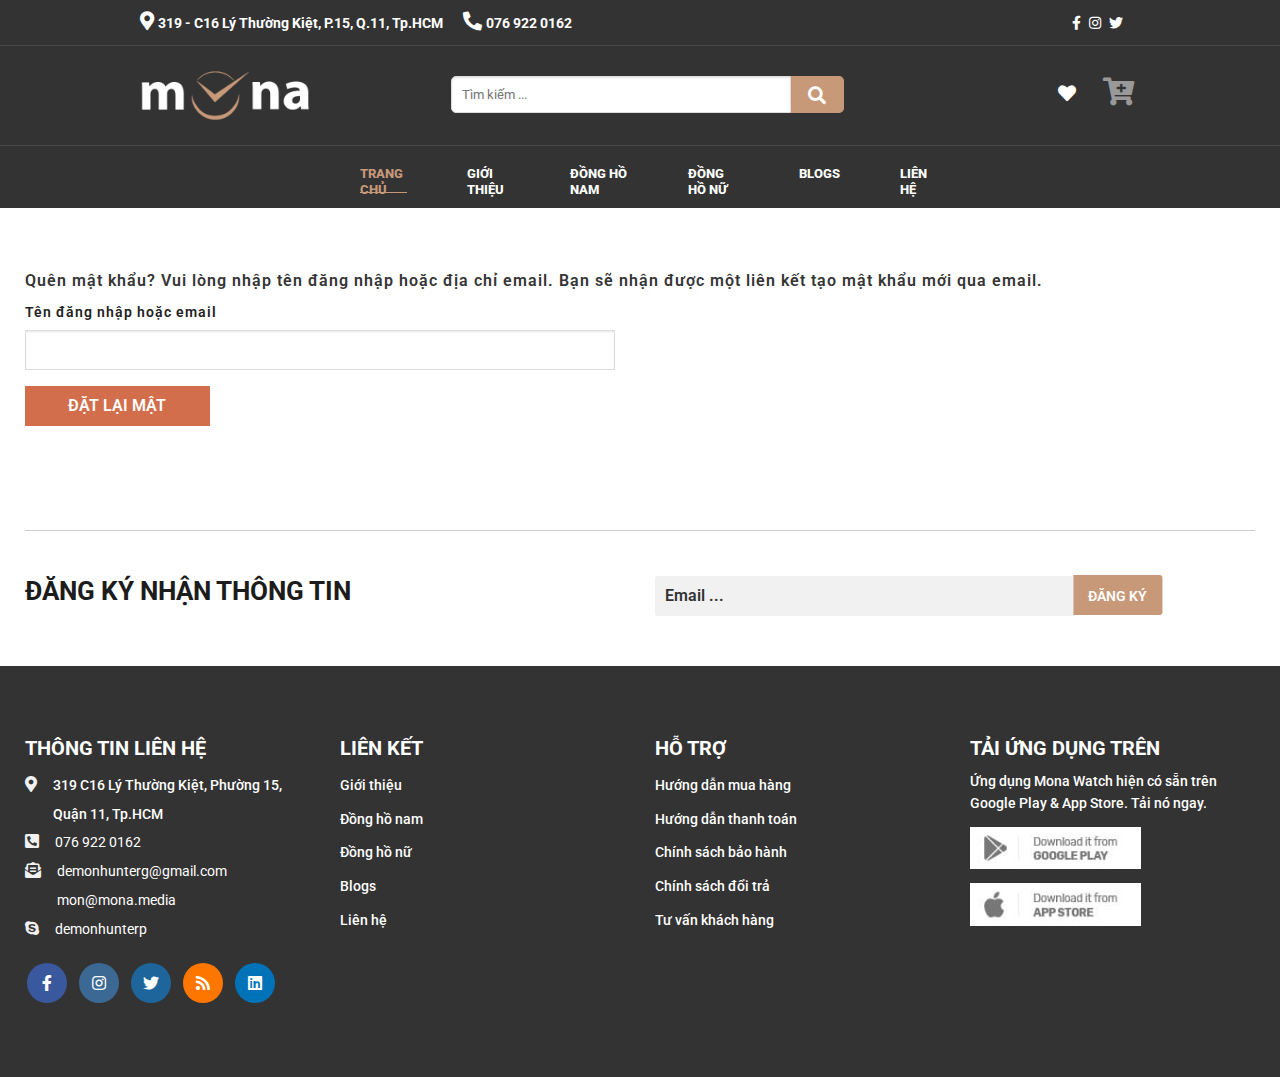
<file: forgotPassword.html>
<!DOCTYPE html>
<html lang="en">

<head>
    <meta charset="UTF-8">
    <meta name="viewport" content="width=device-width, initial-scale=1.0">
    <title>Document</title>
    <!-- Bootstrap CSS -->
    <link rel="stylesheet" href="https://stackpath.bootstrapcdn.com/bootstrap/4.3.1/css/bootstrap.min.css" integrity="sha384-ggOyR0iXCbMQv3Xipma34MD+dH/1fQ784/j6cY/iJTQUOhcWr7x9JvoRxT2MZw1T" crossorigin="anonymous" />

    <!-- Font Awesome -->
    <link rel="stylesheet" href="https://cdnjs.cloudflare.com/ajax/libs/font-awesome/5.15.1/css/all.min.css" />

    <!-- style -->
    <link rel="stylesheet" href="./css/main.css" />
</head>

<body>
    <!-- Header -->
    <header class="header">
        <div class="headerLocation">
            <div class="row headerLocation__content">
                <div class="col-8 location">
                    <div class="location__content">
                        <i class="fa fa-map-marker-alt"></i>
                        <span>319 - C16 Lý Thường Kiệt, P.15, Q.11, Tp.HCM</span>
                    </div>
                    <div class="contact__content">
                        <i class="fas fa-phone-alt"></i>
                        <a href="tel: +0968367953">076 922 0162</a>
                    </div>
                </div>
                <div class="col-4 icon">
                    <i class="fab fa-facebook-f"></i>
                    <i class="fab fa-instagram"></i>
                    <i class="fab fa-twitter"></i>
                </div>
            </div>
        </div>

        <div class="headerLogo">
            <div class="row row--modifier headerLogo__content">
                <div class="col-3 col--modifier searchLeft">
                    <a href="#">
                        <img class="logo" src="./images/logo-mona.png" alt="logo" /></a>
                </div>
                <div class="col-7 col--modifier searchCenter">
                    <div class="search">
                        <input type="text" placeholder="Tìm kiếm ..." />
                        <button type="submit">
                    <i class="fa fa-search"></i>
                  </button>
                    </div>
                </div>
                <div class="col-2 col--modifier searchRight">
                    <div class="menu-searchRight">
                        <ul class="menu-ul">
                            <li class="menu-li">
                                <a href="">
                                    <i class="fa fa-heart heart--modifier"></i>
                                </a>
                            </li>
                            <li class="menu-li">
                                <a href=""><i class="fa fa-cart-plus cart--modifier"></i></a>
                                <div class="menu-cart-description">
                                    <ul class="menu-ul border-bottom">
                                        <li class="menu-li">
                                            <a class="image-product" href="">
                                                <img src="./images/product-02.png" alt="abc" />
                                                <span> Classico 3</span>
                                            </a>
                                            <span class="quantity-product">1 x <span class="amount">700,000</span
                              ><span class="currency">₫</span></span>
                                        </li>
                                    </ul>
                                    <p class="total-cart-description border-bottom">
                                        <strong>Tổng phụ:</strong>
                                        <span class="amount">
                            700,000
                            <span>₫</span>
                                        </span>
                                    </p>
                                    <p class="button-cart-desciption">
                                        <a class="button button-view-cart" href="">Xem giỏ hàng</a
                          >
                          <a class="button button-pay" href="">Thanh toán</a>
                                    </p>
                                </div>
                            </li>
                        </ul>
                    </div>
                </div>
            </div>
        </div>

        <div class="headerMenu">
            <nav class="navbar navbar-expand-lg navbarMenu">
                <button class="navbar-toggler" type="button" data-toggle="collapse" data-target="#navbarNav" aria-controls="navbarNav" aria-expanded="false" aria-label="Toggle navigation">
                <span class="navbar-toggler-icon"></span>
              </button>
                <div class="collapse navbar-collapse navbarContent" id="navbarNav">
                    <ul class="navbar-nav">
                        <li class="nav-item active">
                            <a class="nav-link" href="#">trang chủ</a>
                        </li>
                        <li class="nav-item">
                            <a class="nav-link" href="#">giới thiệu</a>
                        </li>
                        <li class="nav-item">
                            <a class="nav-link" href="#">đồng hồ nam</a>
                        </li>
                        <li class="nav-item">
                            <a class="nav-link" href="#">đồng hồ nữ</a>
                        </li>
                        <li class="nav-item">
                            <a class="nav-link" href="#">blogs</a>
                        </li>
                        <li class="nav-item">
                            <a class="nav-link" href="#">liên hệ</a>
                        </li>
                    </ul>
                </div>
            </nav>
        </div>
    </header>

    <!-- forgot password -->
    <section class="forgotPassword">
        <div class="forgotPassword__content">
            <div class="row">
                <div class="col-12">
                    <div class="col-inner">
                        <div class="form-forgot-password">
                            <form class="form-input">
                                <p>Quên mật khẩu? Vui lòng nhập tên đăng nhập hoặc địa chỉ email. Bạn sẽ nhận được một liên kết tạo mật khẩu mới qua email.</p>
                                <p class="input-email-userName">
                                    <label for="inputUserName">Tên đăng nhập hoặc email</label>
                                    <input type="text" class="inputUserName" id="inputUserName" />

                                </p>
                                <p class="button-reset-password">
                                    <button class="btn-reset-password">Đặt lại mật khẩu</button>
                                </p>
                            </form>
                        </div>
                    </div>
                </div>
            </div>
        </div>
    </section>

    <!-- Information -->
    <section class="information ">
        <div class="information__content ">
            <div class="row ">
                <div class="col-6 col-left ">
                    <div class="left-inner ">
                        <h2>ĐĂNG KÝ NHẬN THÔNG TIN</h2>
                    </div>
                </div>
                <div class="col-6 col-right ">
                    <div class="right-inner ">
                        <form action=" ">
                            <input class="item-input " type="text " placeholder="Email ... " />
                            <button class="item-button " type="submit ">đăng ký</button>
                        </form>
                    </div>
                </div>
            </div>
        </div>
    </section>

    <!-- Footer -->
    <footer class="footer ">
        <div class="footer__content ">
            <div class="row ">
                <div class="col-3 col-3--modifier ">
                    <div class="col-inner col-contact ">
                        <h3>thông tin liên hệ</h3>
                        <div class="contactInformation ">
                            <div class="icon-box-image ">
                                <i class="fa fa-map-marker-alt "></i>
                            </div>
                            <div class="icon-box-text ">
                                <span>319 C16 Lý Thường Kiệt, Phường 15, Quận 11, Tp.HCM</span
                      >
                    </div>
                  </div>
                  <div class="contactInformation ">
                    <div class="icon-box-image ">
                      <i class="fas fa-phone-square-alt "></i>
                    </div>
                    <div class="icon-box-text ">
                      <a href="tel:+076 922 0162 ">076 922 0162</a>
                    </div>
                  </div>
                  <div class="contactInformation ">
                    <div class="icon-box-image ">
                      <i class="fa fa-envelope-open-text "></i>
                    </div>
                    <div class="icon-box-text ">
                      <a href="mailto:demonhunterg@gmail.com "
                        >demonhunterg@gmail.com</a
                      >
                      <a href="mailto:mon@mona.media ">mon@mona.media</a>
                    </div>
                  </div>
                  <div class="contactInformation ">
                    <div class="icon-box-image ">
                      <i class="fab fa-skype "></i>
                    </div>
                    <div class="icon-box-text ">
                      <a href="http://abc.com ">demonhunterp</a>
                    </div>
                  </div>
                  <div class="social ">
                    <a href=" "><i class="fab fa-facebook-f "></i></a>
                    <a href=" "><i class="fab fa-instagram "></i></a>
                    <a href=" "><i class="fab fa-twitter "></i></a>
                    <a href=" "><i class="fa fa-rss "></i></a>
                    <a href=" "><i class="fab fa-linkedin "></i></a>
                  </div>
                </div>
              </div>
              <div class="col-3 col-3--modifier ">
                <div class="col-inner col-link ">
                  <h3>liên kết</h3>
                  <div class="link-inner ">
                    <ul class="menu-link ">
                      <li class="menu-item "><a href=" ">Giới thiệu</a></li>
                      <li class="menu-item "><a href=" ">Đồng hồ nam</a></li>
                      <li class="menu-item "><a href=" ">Đồng hồ nữ</a></li>
                      <li class="menu-item "><a href=" ">Blogs</a></li>
                      <li class="menu-item "><a href=" ">Liên hệ</a></li>
                    </ul>
                  </div>
                </div>
              </div>
              <div class="col-3 col-3--modifier ">
                <div class="col-inner col-support ">
                  <h3>hỗ trợ</h3>
                  <div class="support-inner ">
                    <ul class="menu-support ">
                      <li class="menu-item "><a href=" ">Hướng dẫn mua hàng</a></li>
                      <li class="menu-item "><a href=" ">Hướng dẫn thanh toán</a></li>
                      <li class="menu-item "><a href=" ">Chính sách bảo hành</a></li>
                      <li class="menu-item "><a href=" ">Chính sách đổi trả</a></li>
                      <li class="menu-item "><a href=" ">Tư vấn khách hàng</a></li>
                    </ul>
                  </div>
                </div>
              </div>
              <div class="col-3 col-3--modifier ">
                <div class="col-inner col-download-application ">
                  <h3>TẢI ỨNG DỤNG TRÊN</h3>
                  <p>
                    Ứng dụng Mona Watch hiện có sẵn trên Google Play & App Store.
                    Tải nó ngay.
                  </p>
                  <div class="application ">
                    <a href=" ">
                      <img src="./images/img-googleplay.jpg " alt="abc " />
                    </a>
                  </div>
                  <div class="application ">
                    <a href=" ">
                      <img src="./images/img-appstore.jpg " alt="abc " />
                    </a>
                  </div>
                </div>
              </div>
            </div>
          </div>
        </footer>

       <!-- Optional JavaScript -->
    <!-- jQuery first, then Popper.js, then Bootstrap JS -->
    <script
      src="https://code.jquery.com/jquery-3.3.1.slim.min.js "
      integrity="sha384-q8i/X+965DzO0rT7abK41JStQIAqVgRVzpbzo5smXKp4YfRvH+8abtTE1Pi6jizo "
      crossorigin="anonymous "
    ></script>
    <script
      src="https://cdnjs.cloudflare.com/ajax/libs/popper.js/1.14.7/umd/popper.min.js "
      integrity="sha384-UO2eT0CpHqdSJQ6hJty5KVphtPhzWj9WO1clHTMGa3JDZwrnQq4sF86dIHNDz0W1 "
      crossorigin="anonymous "
    ></script>
    <script
      src="https://stackpath.bootstrapcdn.com/bootstrap/4.3.1/js/bootstrap.min.js "
      integrity="sha384-JjSmVgyd0p3pXB1rRibZUAYoIIy6OrQ6VrjIEaFf/nJGzIxFDsf4x0xIM+B07jRM "
      crossorigin="anonymous "
    ></script>
</body>
</html>
</file>
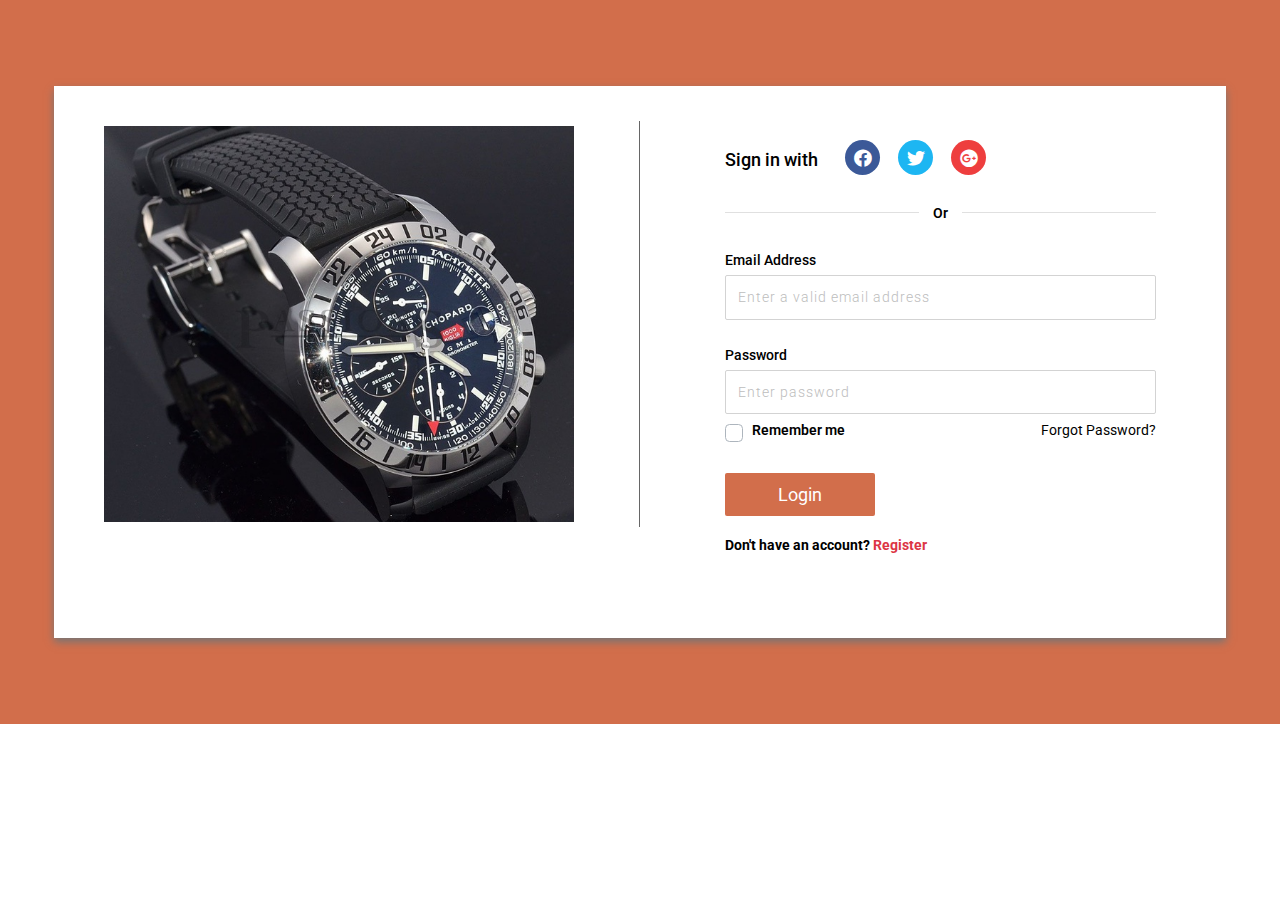
<file: login.html>
<!DOCTYPE html>
<html lang="en">

<head>
    <meta charset="UTF-8" />
    <meta name="viewport" content="width=device-width, initial-scale=1.0" />
    <title>Document</title>
    <!-- Bootstrap CSS -->
    <link rel="stylesheet" href="https://stackpath.bootstrapcdn.com/bootstrap/4.3.1/css/bootstrap.min.css" integrity="sha384-ggOyR0iXCbMQv3Xipma34MD+dH/1fQ784/j6cY/iJTQUOhcWr7x9JvoRxT2MZw1T" crossorigin="anonymous" />

    <!-- Font Awesome -->
    <link rel="stylesheet" href="https://cdnjs.cloudflare.com/ajax/libs/font-awesome/5.15.1/css/all.min.css" />

    <!-- style -->
    <link rel="stylesheet" href="./css/main.css" />
</head>

<body>
    <div class="container-fluid px-1 px-md-5 px-lg-1 px-xl-5 py-5 mx-auto">
        <div class="card card-customs border-0">
            <div class="row">
                <div class="col-lg-6 p-0">
                    <div class="card-image">
                        <div class="row border-line p-0 m-0 d-flex justify-content-center align-items-center ">
                            <img class="image" src="./images/bg-login.jpg" />
                        </div>
                    </div>
                </div>
                <div class="col-lg-6">
                    <div class="card card-form border-0 px-4 py-5">
                        <div class="row mb-4 px-3">
                            <h6 class="mb-0 mr-4 mt-2">Sign in with</h6>
                            <div class="facebook text-center mr-3">
                                <div class="fab fa-facebook"></div>
                            </div>
                            <div class="twitter text-center mr-3">
                                <div class="fab fa-twitter"></div>
                            </div>
                            <div class="google text-center mr-3">
                                <div class="fab fa-google-plus"></div>
                            </div>
                        </div>
                        <div class="row px-3 mb-4">
                            <div class="line"></div>
                            <small class="or text-center">Or</small>
                            <div class="line"></div>
                        </div>
                        <div class="row px-3">
                            <label class="mb-1">
                                    <h6 class="mb-0 text-sm">Email Address</h6>
                                </label>
                            <input class="mb-4" type="text" name="email" placeholder="Enter a valid email address" />
                        </div>
                        <div class="row px-3">
                            <label class="mb-1">
                                    <h6 class="mb-0 text-sm">Password</h6>
                                </label>
                            <input type="password" name="password" placeholder="Enter password" />
                        </div>
                        <div class="row px-3 mb-4">
                            <div class="custom-control custom-checkbox custom-control-inline">
                                <input id="chk1" type="checkbox" name="chk" class="custom-control-input" />
                                <label for="chk1" class="custom-control-label text-sm">Remember me</label
                                    >
                                </div>
                                <a
                                    href="forgotpassword.html"
                                    class="ml-auto mb-0 text-sm"
                                    >Forgot Password?</a
                                >
                            </div>
                            <div class="row mb-3 px-3">
                                <button
                                    type="submit"
                                    class="btn btn-login text-center"
                                >
                                    Login
                                </button>
                            </div>
                            <div class="row mb-4 px-3">
                                <small class="font-weight-bold"
                                    >Don't have an account?
                                    <a class="text-danger">Register</a></small
                                >
                            </div>
                        </div>
                    </div>
                </div>
            </div>
        </div>

        <script
            src="https://code.jquery.com/jquery-3.3.1.slim.min.js "
            integrity="sha384-q8i/X+965DzO0rT7abK41JStQIAqVgRVzpbzo5smXKp4YfRvH+8abtTE1Pi6jizo "
            crossorigin="anonymous "
        ></script>
        <script
            src="https://cdnjs.cloudflare.com/ajax/libs/popper.js/1.14.7/umd/popper.min.js "
            integrity="sha384-UO2eT0CpHqdSJQ6hJty5KVphtPhzWj9WO1clHTMGa3JDZwrnQq4sF86dIHNDz0W1 "
            crossorigin="anonymous "
        ></script>
        <script
            src="https://stackpath.bootstrapcdn.com/bootstrap/4.3.1/js/bootstrap.min.js "
            integrity="sha384-JjSmVgyd0p3pXB1rRibZUAYoIIy6OrQ6VrjIEaFf/nJGzIxFDsf4x0xIM+B07jRM "
            crossorigin="anonymous "
        ></script>
    </body>
</html>
</file>
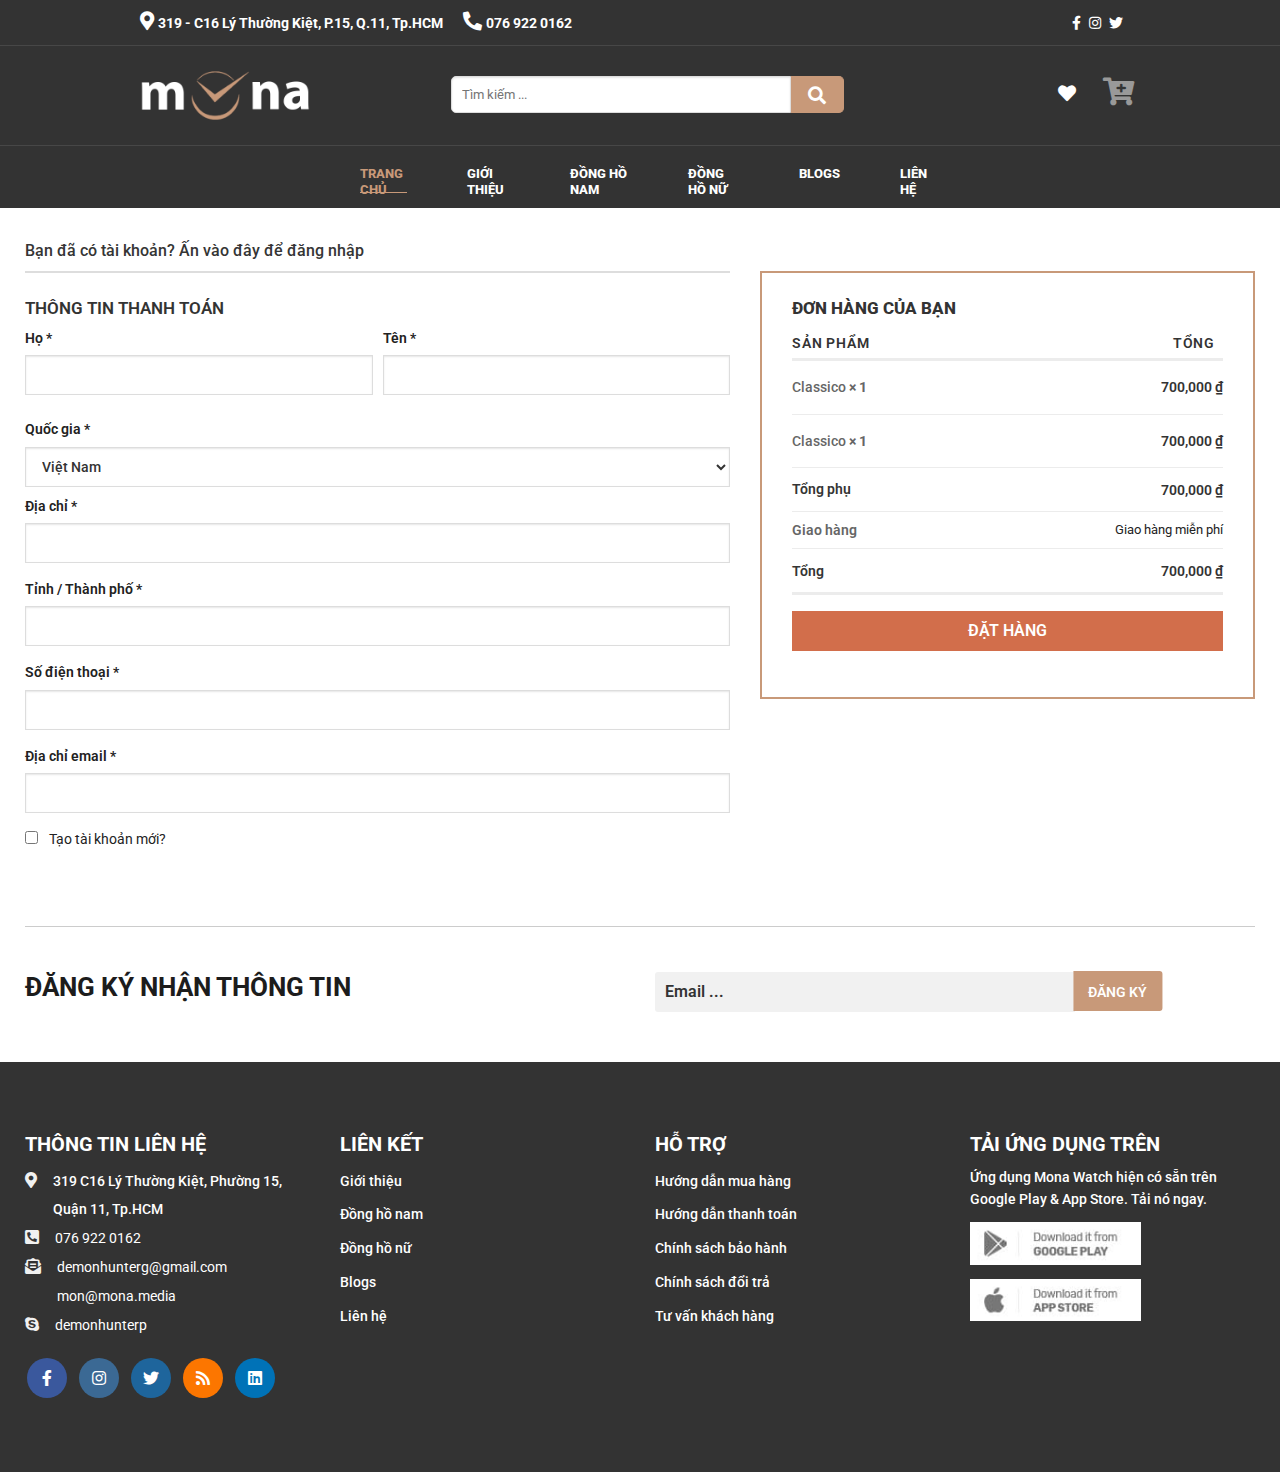
<file: payment.html>
<!DOCTYPE html>
<html lang="en">

<head>
    <meta charset="UTF-8">
    <meta name="viewport" content="width=device-width, initial-scale=1.0">
    <title>Document</title>
    <!-- Bootstrap CSS -->
    <link rel="stylesheet" href="https://stackpath.bootstrapcdn.com/bootstrap/4.3.1/css/bootstrap.min.css" integrity="sha384-ggOyR0iXCbMQv3Xipma34MD+dH/1fQ784/j6cY/iJTQUOhcWr7x9JvoRxT2MZw1T" crossorigin="anonymous" />

    <!-- Font Awesome -->
    <link rel="stylesheet" href="https://cdnjs.cloudflare.com/ajax/libs/font-awesome/5.15.1/css/all.min.css" />

    <!-- style -->
    <link rel="stylesheet" href="./css/main.css" />
</head>

<body>
    <!-- Header -->
    <header class="header">
        <div class="headerLocation">
            <div class="row headerLocation__content">
                <div class="col-8 location">
                    <div class="location__content">
                        <i class="fa fa-map-marker-alt"></i>
                        <span>319 - C16 Lý Thường Kiệt, P.15, Q.11, Tp.HCM</span>
                    </div>
                    <div class="contact__content">
                        <i class="fas fa-phone-alt"></i>
                        <a href="tel: +0968367953">076 922 0162</a>
                    </div>
                </div>
                <div class="col-4 icon">
                    <i class="fab fa-facebook-f"></i>
                    <i class="fab fa-instagram"></i>
                    <i class="fab fa-twitter"></i>
                </div>
            </div>
        </div>

        <div class="headerLogo">
            <div class="row row--modifier headerLogo__content">
                <div class="col-3 col--modifier searchLeft">
                    <a href="#">
                        <img class="logo" src="./images/logo-mona.png" alt="logo" /></a>
                </div>
                <div class="col-7 col--modifier searchCenter">
                    <div class="search">
                        <input type="text" placeholder="Tìm kiếm ..." />
                        <button type="submit">
                    <i class="fa fa-search"></i>
                  </button>
                    </div>
                </div>
                <div class="col-2 col--modifier searchRight">
                    <div class="menu-searchRight">
                        <ul class="menu-ul">
                            <li class="menu-li">
                                <a href="">
                                    <i class="fa fa-heart heart--modifier"></i>
                                </a>
                            </li>
                            <li class="menu-li">
                                <a href=""><i class="fa fa-cart-plus cart--modifier"></i></a>
                                <div class="menu-cart-description">
                                    <ul class="menu-ul border-bottom">
                                        <li class="menu-li">
                                            <a class="image-product" href="">
                                                <img src="./images/product-02.png" alt="abc" />
                                                <span> Classico 3</span>
                                            </a>
                                            <span class="quantity-product">1 x <span class="amount">700,000</span
                              ><span class="currency">₫</span></span>
                                        </li>
                                    </ul>
                                    <p class="total-cart-description border-bottom">
                                        <strong>Tổng phụ:</strong>
                                        <span class="amount">
                            700,000
                            <span>₫</span>
                                        </span>
                                    </p>
                                    <p class="button-cart-desciption">
                                        <a class="button button-view-cart" href="">Xem giỏ hàng</a
                          >
                          <a class="button button-pay" href="">Thanh toán</a>
                                    </p>
                                </div>
                            </li>
                        </ul>
                    </div>
                </div>
            </div>
        </div>

        <div class="headerMenu">
            <nav class="navbar navbar-expand-lg navbarMenu">
                <button class="navbar-toggler" type="button" data-toggle="collapse" data-target="#navbarNav" aria-controls="navbarNav" aria-expanded="false" aria-label="Toggle navigation">
                <span class="navbar-toggler-icon"></span>
              </button>
                <div class="collapse navbar-collapse navbarContent" id="navbarNav">
                    <ul class="navbar-nav">
                        <li class="nav-item active">
                            <a class="nav-link" href="#">trang chủ</a>
                        </li>
                        <li class="nav-item">
                            <a class="nav-link" href="#">giới thiệu</a>
                        </li>
                        <li class="nav-item">
                            <a class="nav-link" href="#">đồng hồ nam</a>
                        </li>
                        <li class="nav-item">
                            <a class="nav-link" href="#">đồng hồ nữ</a>
                        </li>
                        <li class="nav-item">
                            <a class="nav-link" href="#">blogs</a>
                        </li>
                        <li class="nav-item">
                            <a class="nav-link" href="#">liên hệ</a>
                        </li>
                    </ul>
                </div>
            </nav>
        </div>
    </header>

    <!-- payment -->
    <section class="payment">
        <div class="payment__content">
            <div class="form-login-toggle">
                <p>Bạn đã có tài khoản?
                    <a type="submit" href="#form-login">Ấn vào đây để đăng nhập</a>

                </p>
                <form id="form-login" class="form-login">
                    <p>Nếu trước đây bạn đã mua hàng của chúng tôi, vui lòng điền đầy đủ thông tin đăng nhập dưới đây. Nếu bạn là khách hàng mới, vui lòng tiếp tục các bước tiếp theo.</p>
                    <div class="login-content">
                        <div class="row row--modifier">
                            <div class="col-6 col--modifier">
                                <label for="username">Tên đăng nhập hoặc email <span>*</span></label>
                                <input type="text" name="username" id="username" />
                            </div>
                            <div class="col-6 col--modifier ">
                                <label for="password">Mật khẩu <span>*</span></label>
                                <input type="password" name="password" id="password" />
                            </div>
                        </div>
                    </div>
                    <p class="form-row">
                        <button type="submit" class="btn-login">Đăng nhập</button>
                        <span class="input-remember-password">
                        <input type="checkbox" name="remember-password" />
                        <span>Ghi nhớ mật khẩu</span>
                        </span>
                    </p>
                    <p class="forgot-password">
                        <a href="./forgotPassword.html">Quên mật khẩu?</a>
                    </p>
                </form>
            </div>

            <form class="form-payment">
                <div class="row row--modifier ">
                    <div class="col-7 col--modifier ">
                        <div class="customer-detail">
                            <div class="form-info-billing">
                                <h3>Thông tin thanh toán</h3>
                                <div class="customer-information">
                                    <div class="form-row">
                                        <div class="form-group col-md-6">
                                            <label for="inputFirstName">Họ <span class="required">*</span></label>
                                            <input type="text" class="form-control" id="inputFirstName" />
                                        </div>
                                        <div class="form-group col-md-6">
                                            <label for="inputLastName">Tên <span class="required">*</span></label>
                                            <input type="text" class="form-control" id="inputLastName" />
                                        </div>
                                    </div>
                                    <div class="form-group">
                                        <label for="inputCountry">Quốc gia <span class="required">*</span></label>
                                        <select class="form-control" name="inputCountry" id="inputCountry" />
                                        <option value="vietnam">Việt Nam</option>
                                        <option value="american">American</option>
                                        <option value="china">China</option>
                                        <option value="campuchia">Campuchia</option>
                                        </select>
                                    </div>
                                    <div class="form-group">
                                        <label for="inputAddress">Địa chỉ <span class="required">*</span></label>
                                        <input type="text" class="form-control" id="inputAddress" />
                                    </div>
                                    <div class="form-group">
                                        <label for="inputProvince">Tỉnh / Thành phố <span class="required">*</span></label>
                                        <input type="text" class="form-control" id="inputProvince" />
                                    </div>
                                    <div class="form-group">
                                        <label for="inputPhoneNumber">Số điện thoại <span class="required">*</span></label>
                                        <input type="text" class="form-control" id="inputPhoneNumber" />
                                    </div>
                                    <div class="form-group">
                                        <label for="inputEmail">Địa chỉ email <span class="required">*</span></label>
                                        <input type="text" class="form-control" id="inputEmail" />
                                    </div>
                                </div>
                            </div>
                            <div class="form-info-account">
                                <p class="create-account">
                                    <label for="inputCreateAccount">
                                        <input type="checkbox" name="inputCreateAccount" id="inputCreateAccount" />
                                        <span>Tạo tài khoản mới?</span>
                                    </label>
                                </p>
                                <div class="form-create-account">
                                    <div class="form-group">
                                        <label for="inputCreatePassword">Tạo mật khẩu của tài khoản <span class="required">*</span></label>
                                        <input type="password" class="form-control" id="inputCreatePassword" placeholder="Mật khẩu" />
                                    </div>
                                </div>
                            </div>
                        </div>
                    </div>
                    <div class="col-5 col--modifier ">
                        <div class="order-detail">
                            <div class="order-detail__content">
                                <h3 class="order-review-heading">Đơn hàng của bạn</h3>
                                <div class="order-review">
                                    <table class="table-total">
                                        <thead>
                                            <tr>
                                                <th>Sản phẩm</th>
                                                <th>Tổng</th>
                                            </tr>
                                        </thead>
                                        <tbody>
                                            <tr class="cart-item">
                                                <td>Classico <strong class="product-quantity">× 1</strong></td>
                                                <td><span class="amount">700,000 <span>₫</span></span>
                                                </td>
                                            </tr>
                                            <tr class="cart-item">
                                                <td>Classico <strong class="product-quantity">× 1</strong></td>
                                                <td><span class="amount">700,000 <span>₫</span></span>
                                                </td>
                                            </tr>
                                        </tbody>
                                        <tfoot>
                                            <tr class="cart-subtotal">
                                                <th>Tổng phụ</th>
                                                <td><span class="amount">700,000 <span>₫</span></span>
                                                </td>
                                            </tr>
                                            <tr class="shipping">
                                                <th>Giao hàng</th>
                                                <td>Giao hàng miễn phí</td>
                                            </tr>
                                            <tr class="order-total">
                                                <th>Tổng</th>
                                                <td><span class="amount">700,000 <span>₫</span></span>
                                                </td>
                                            </tr>
                                        </tfoot>
                                    </table>
                                    <div class="btn-order">Đặt hàng</div>
                                </div>

                            </div>
                        </div>
                    </div>
                </div>
            </form>
        </div>
    </section>

    <!-- Information -->
    <section class="information ">
        <div class="information__content ">
            <div class="row ">
                <div class="col-6 col-left ">
                    <div class="left-inner ">
                        <h2>ĐĂNG KÝ NHẬN THÔNG TIN</h2>
                    </div>
                </div>
                <div class="col-6 col-right ">
                    <div class="right-inner ">
                        <form action=" ">
                            <input class="item-input " type="text " placeholder="Email ... " />
                            <button class="item-button " type="submit ">đăng ký</button>
                        </form>
                    </div>
                </div>
            </div>
        </div>
    </section>

    <!-- Footer -->
    <footer class="footer ">
        <div class="footer__content ">
            <div class="row ">
                <div class="col-3 col-3--modifier ">
                    <div class="col-inner col-contact ">
                        <h3>thông tin liên hệ</h3>
                        <div class="contactInformation ">
                            <div class="icon-box-image ">
                                <i class="fa fa-map-marker-alt "></i>
                            </div>
                            <div class="icon-box-text ">
                                <span>319 C16 Lý Thường Kiệt, Phường 15, Quận 11, Tp.HCM</span
                      >
                    </div>
                  </div>
                  <div class="contactInformation ">
                    <div class="icon-box-image ">
                      <i class="fas fa-phone-square-alt "></i>
                    </div>
                    <div class="icon-box-text ">
                      <a href="tel:+076 922 0162 ">076 922 0162</a>
                    </div>
                  </div>
                  <div class="contactInformation ">
                    <div class="icon-box-image ">
                      <i class="fa fa-envelope-open-text "></i>
                    </div>
                    <div class="icon-box-text ">
                      <a href="mailto:demonhunterg@gmail.com "
                        >demonhunterg@gmail.com</a
                      >
                      <a href="mailto:mon@mona.media ">mon@mona.media</a>
                    </div>
                  </div>
                  <div class="contactInformation ">
                    <div class="icon-box-image ">
                      <i class="fab fa-skype "></i>
                    </div>
                    <div class="icon-box-text ">
                      <a href="http://abc.com ">demonhunterp</a>
                    </div>
                  </div>
                  <div class="social ">
                    <a href=" "><i class="fab fa-facebook-f "></i></a>
                    <a href=" "><i class="fab fa-instagram "></i></a>
                    <a href=" "><i class="fab fa-twitter "></i></a>
                    <a href=" "><i class="fa fa-rss "></i></a>
                    <a href=" "><i class="fab fa-linkedin "></i></a>
                  </div>
                </div>
              </div>
              <div class="col-3 col-3--modifier ">
                <div class="col-inner col-link ">
                  <h3>liên kết</h3>
                  <div class="link-inner ">
                    <ul class="menu-link ">
                      <li class="menu-item "><a href=" ">Giới thiệu</a></li>
                      <li class="menu-item "><a href=" ">Đồng hồ nam</a></li>
                      <li class="menu-item "><a href=" ">Đồng hồ nữ</a></li>
                      <li class="menu-item "><a href=" ">Blogs</a></li>
                      <li class="menu-item "><a href=" ">Liên hệ</a></li>
                    </ul>
                  </div>
                </div>
              </div>
              <div class="col-3 col-3--modifier ">
                <div class="col-inner col-support ">
                  <h3>hỗ trợ</h3>
                  <div class="support-inner ">
                    <ul class="menu-support ">
                      <li class="menu-item "><a href=" ">Hướng dẫn mua hàng</a></li>
                      <li class="menu-item "><a href=" ">Hướng dẫn thanh toán</a></li>
                      <li class="menu-item "><a href=" ">Chính sách bảo hành</a></li>
                      <li class="menu-item "><a href=" ">Chính sách đổi trả</a></li>
                      <li class="menu-item "><a href=" ">Tư vấn khách hàng</a></li>
                    </ul>
                  </div>
                </div>
              </div>
              <div class="col-3 col-3--modifier ">
                <div class="col-inner col-download-application ">
                  <h3>TẢI ỨNG DỤNG TRÊN</h3>
                  <p>
                    Ứng dụng Mona Watch hiện có sẵn trên Google Play & App Store.
                    Tải nó ngay.
                  </p>
                  <div class="application ">
                    <a href=" ">
                      <img src="./images/img-googleplay.jpg " alt="abc " />
                    </a>
                  </div>
                  <div class="application ">
                    <a href=" ">
                      <img src="./images/img-appstore.jpg " alt="abc " />
                    </a>
                  </div>
                </div>
              </div>
            </div>
          </div>
        </footer>

       <!-- Optional JavaScript -->
    <!-- jQuery first, then Popper.js, then Bootstrap JS -->
    <script
      src="https://code.jquery.com/jquery-3.3.1.slim.min.js "
      integrity="sha384-q8i/X+965DzO0rT7abK41JStQIAqVgRVzpbzo5smXKp4YfRvH+8abtTE1Pi6jizo "
      crossorigin="anonymous "
    ></script>
    <script
      src="https://cdnjs.cloudflare.com/ajax/libs/popper.js/1.14.7/umd/popper.min.js "
      integrity="sha384-UO2eT0CpHqdSJQ6hJty5KVphtPhzWj9WO1clHTMGa3JDZwrnQq4sF86dIHNDz0W1 "
      crossorigin="anonymous "
    ></script>
    <script
      src="https://stackpath.bootstrapcdn.com/bootstrap/4.3.1/js/bootstrap.min.js "
      integrity="sha384-JjSmVgyd0p3pXB1rRibZUAYoIIy6OrQ6VrjIEaFf/nJGzIxFDsf4x0xIM+B07jRM "
      crossorigin="anonymous "
    ></script>
</body>
</html>
</file>
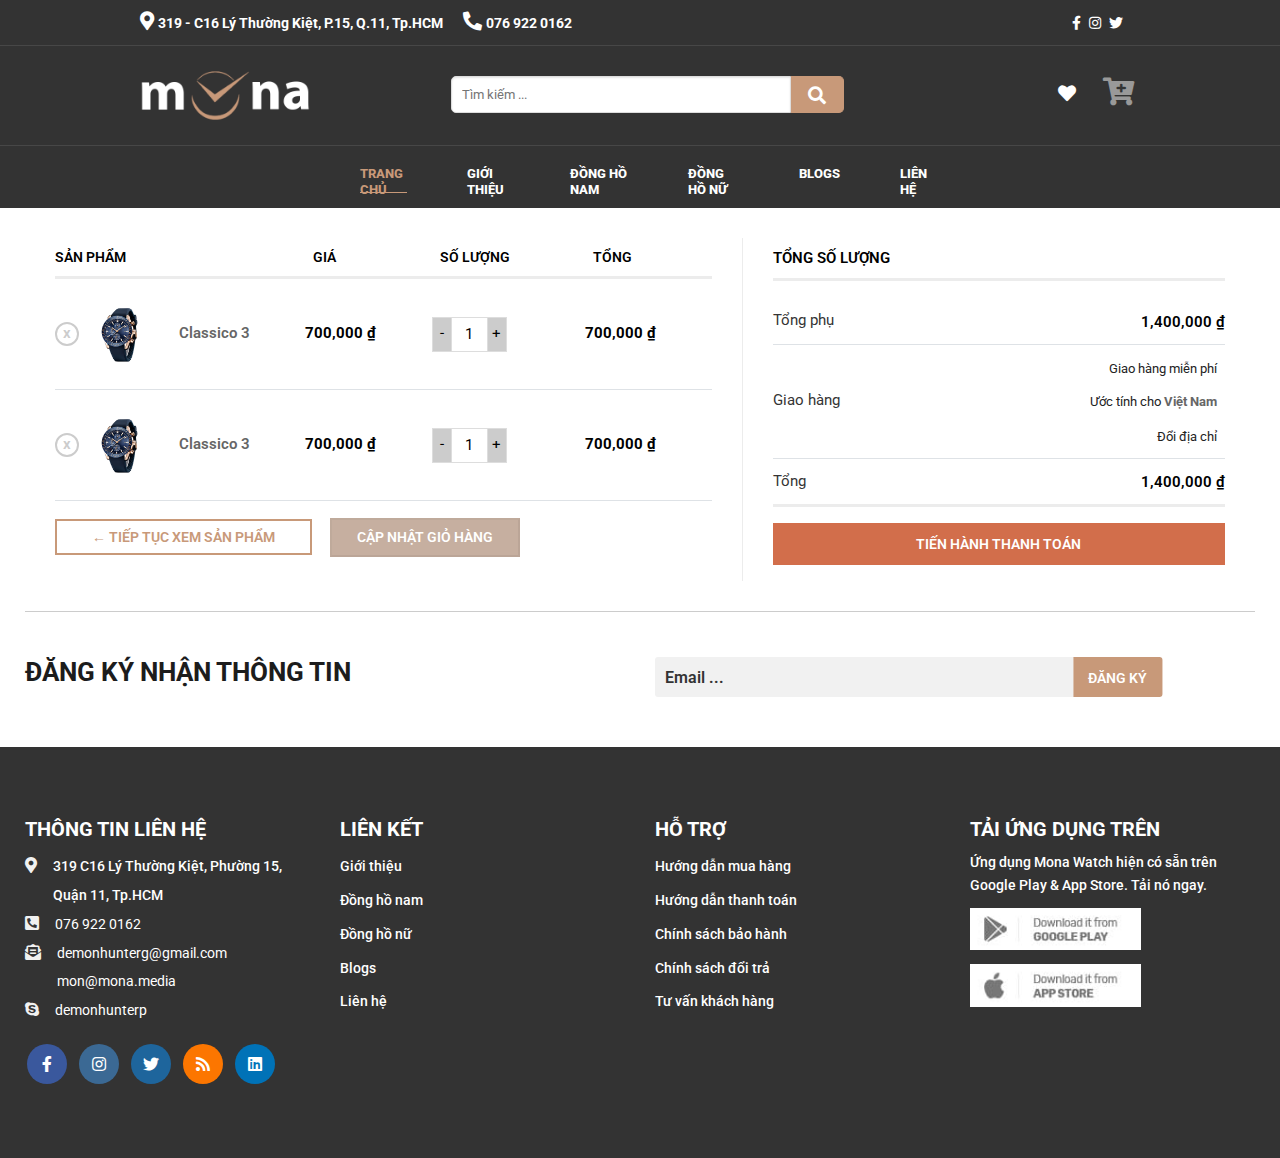
<file: viewcart.html>
<!DOCTYPE html>
<html lang="en">

<head>
    <meta charset="UTF-8" />
    <meta name="viewport" content="width=device-width, initial-scale=1.0" />
    <title>Document</title>
    <!-- Bootstrap CSS -->
    <link rel="stylesheet" href="https://stackpath.bootstrapcdn.com/bootstrap/4.3.1/css/bootstrap.min.css" integrity="sha384-ggOyR0iXCbMQv3Xipma34MD+dH/1fQ784/j6cY/iJTQUOhcWr7x9JvoRxT2MZw1T" crossorigin="anonymous" />

    <!-- Font Awesome -->
    <link rel="stylesheet" href="https://cdnjs.cloudflare.com/ajax/libs/font-awesome/5.15.1/css/all.min.css" />

    <!-- style -->
    <link rel="stylesheet" href="./css/main.css" />
</head>

<body>
    <!-- Header -->
    <header class="header">
        <div class="headerLocation">
            <div class="row headerLocation__content">
                <div class="col-8 location">
                    <div class="location__content">
                        <i class="fa fa-map-marker-alt"></i>
                        <span>319 - C16 Lý Thường Kiệt, P.15, Q.11, Tp.HCM</span>
                    </div>
                    <div class="contact__content">
                        <i class="fas fa-phone-alt"></i>
                        <a href="tel: +0968367953">076 922 0162</a>
                    </div>
                </div>
                <div class="col-4 icon">
                    <i class="fab fa-facebook-f"></i>
                    <i class="fab fa-instagram"></i>
                    <i class="fab fa-twitter"></i>
                </div>
            </div>
        </div>

        <div class="headerLogo">
            <div class="row row--modifier headerLogo__content">
                <div class="col-3 col--modifier searchLeft">
                    <a href="#">
                        <img class="logo" src="./images/logo-mona.png" alt="logo" /></a>
                </div>
                <div class="col-7 col--modifier searchCenter">
                    <div class="search">
                        <input type="text" placeholder="Tìm kiếm ..." />
                        <button type="submit">
                <i class="fa fa-search"></i>
              </button>
                    </div>
                </div>
                <div class="col-2 col--modifier searchRight">
                    <div class="menu-searchRight">
                        <ul class="menu-ul">
                            <li class="menu-li">
                                <a href="">
                                    <i class="fa fa-heart heart--modifier"></i>
                                </a>
                            </li>
                            <li class="menu-li menu-li-cart-description">
                                <a href=""><i class="fa fa-cart-plus cart--modifier"></i> </a>
                                <div class="menu-cart-description">
                                    <ul class="menu-ul border-bottom">
                                        <li class="menu-li">
                                            <a class="image-product" href="">
                                                <img src="./images/product-02.png" alt="abc" />
                                                <span> Classico 3</span>
                                            </a>
                                            <span class="quantity-product">1 x <span class="amount">700,000</span
                          ><span class="currency">₫</span></span>
                                        </li>
                                    </ul>
                                    <p class="total-cart-description border-bottom">
                                        <strong>Tổng phụ:</strong>
                                        <span class="amount">
                        700,000
                        <span>₫</span>
                                        </span>
                                    </p>
                                    <p class="button-cart-desciption">
                                        <a class="button button-view-cart" href="">Xem giỏ hàng</a
                      >
                      <a class="button button-pay" href="">Thanh toán</a>
                                    </p>
                                </div>
                            </li>
                        </ul>
                    </div>
                </div>
            </div>
        </div>

        <div class="headerMenu">
            <nav class="navbar navbar-expand-lg navbarMenu">
                <button class="navbar-toggler" type="button" data-toggle="collapse" data-target="#navbarNav" aria-controls="navbarNav" aria-expanded="false" aria-label="Toggle navigation">
            <span class="navbar-toggler-icon"></span>
          </button>
                <div class="collapse navbar-collapse navbarContent" id="navbarNav">
                    <ul class="navbar-nav">
                        <li class="nav-item active">
                            <a class="nav-link" href="#">trang chủ</a>
                        </li>
                        <li class="nav-item">
                            <a class="nav-link" href="#">giới thiệu</a>
                        </li>
                        <li class="nav-item">
                            <a class="nav-link" href="#">đồng hồ nam</a>
                        </li>
                        <li class="nav-item">
                            <a class="nav-link" href="#">đồng hồ nữ</a>
                        </li>
                        <li class="nav-item">
                            <a class="nav-link" href="#">blogs</a>
                        </li>
                        <li class="nav-item">
                            <a class="nav-link" href="#">liên hệ</a>
                        </li>
                    </ul>
                </div>
            </nav>
        </div>
    </header>

    <!-- View cart -->
    <section class="viewCart">
        <div class="viewCart__content">
            <div class="row row--modifier">
                <div class="col-7 col--modifier col--border">
                    <div class="product-list">
                        <table class="table-product">
                            <thead>
                                <tr>
                                    <th colspan="3">Sản phẩm</th>
                                    <th>Giá</th>
                                    <th>Số lượng</th>
                                    <th>Tổng</th>
                                </tr>
                            </thead>
                            <tbody>
                                <tr class="product-item border-bottom">
                                    <td class="product-remove">
                                        <a href="./detail.html">x</a>
                                    </td>
                                    <td class="product-thumbnail">
                                        <a href="detail.html">
                                            <img src="./images/product-02.png" alt="abc" />
                                        </a>
                                    </td>
                                    <td class="product-name">
                                        <span> Classico 3 </span>
                                    </td>
                                    <td class="product-price">
                                        <span class="amount">
                        700,000
                        <span class="currency">₫</span>
                                        </span>
                                    </td>
                                    <td class="product-quantity">
                                        <div class="quantity">
                                            <button class="btn-quantity reduction">-</button>
                                            <input class="number-quantity" type="text" value="1" />
                                            <button class="btn-quantity increase">+</button>
                                        </div>
                                    </td>
                                    <td class="product-subtotal">
                                        <span class="amount">
                        700,000
                        <span class="currency">₫</span>
                                        </span>
                                    </td>
                                </tr>
                                <tr class="product-item border-bottom">
                                    <td class="product-remove">
                                        <a href="./detail.html">x</a>
                                    </td>
                                    <td class="product-thumbnail">
                                        <a href="detail.html">
                                            <img src="./images/product-02.png" alt="abc" />
                                        </a>
                                    </td>
                                    <td class="product-name">
                                        <span> Classico 3 </span>
                                    </td>
                                    <td class="product-price">
                                        <span class="amount">
                        700,000
                        <span class="currency">₫</span>
                                        </span>
                                    </td>
                                    <td class="product-quantity">
                                        <div class="quantity">
                                            <button class="btn-quantity reduction">-</button>
                                            <input class="number-quantity" type="text" value="1" />
                                            <button class="btn-quantity increase">+</button>
                                        </div>
                                    </td>
                                    <td class="product-subtotal">
                                        <span class="amount">
                        700,000
                        <span class="currency">₫</span>
                                        </span>
                                    </td>
                                </tr>
                            </tbody>
                        </table>
                        <div class="btn-cart">
                            <div class="btn-cart__content">
                                <a href="./detail.html">← Tiếp tục xem sản phẩm</a>
                                <button class="update-cart">Cập nhật giỏ hàng</button>
                            </div>
                        </div>
                    </div>
                </div>
                <div class="col-5 col--modifier">
                    <div class="form-pay">
                        <div class="cart-totals">
                            <p>Tổng số lượng</p>
                            <table class="table-total">
                                <tbody>
                                    <tr class="cart-subtotal border-bottom">
                                        <th>Tổng phụ</th>
                                        <td>
                                            <span>1,400,000 <span>₫</span></span>
                                        </td>
                                    </tr>
                                    <tr class="shipping border-bottom">
                                        <th>Giao hàng</th>
                                        <td class="shipping-inner">
                                            <table class="shipping-table">
                                                <tbody>
                                                    <tr>
                                                        <td>
                                                            <p>Giao hàng miễn phí</p>
                                                            <p>Ước tính cho <strong>Việt Nam</strong></p>
                                                            <form class="shipping-method">
                                                                <a class="shipping-method__btn" href="#shipping-method__address">Đổi địa chỉ
                                                                    <div class="shipping-method__address" id="shipping-method__address">
                                                                        <p>
                                                                          <select class="country">
                                                                            <option value="vietnam">
                                                                              Việt Nam
                                                                            </option>
                                                                            <option value="american">
                                                                              American
                                                                            </option>
                                                                            <option value="china">China</option>
                                                                            <option value="campuchia">
                                                                              Campuchia
                                                                            </option>
                                                                          </select>
                                                                        </p>
                                                                        <p>
                                                                          <input
                                                                            type="text"
                                                                            class="district"
                                                                            placeholder="Bang / Hạt"
                                                                          />
                                                                        </p>
                                                                        <p>
                                                                          <input
                                                                            type="text"
                                                                            class="province"
                                                                            placeholder="Tỉnh / Thành phố"
                                                                          />
                                                                        </p>
                                                                        <p>
                                                                          <input
                                                                            type="text"
                                                                            class="zipcode"
                                                                            placeholder="Mã bưu điện"
                                                                          />
                                                                        </p>
                                                                        <p>
                                                                          <button
                                                                            type="submit"
                                                                            class="btn-update-address"
                                                                          >
                                                                            Cập nhật
                                                                          </button>
                                                                        </p>
                                                                      </div>
                                                                </a>

                                                            </form>
                                                        </td>
                                                    </tr>
                                                </tbody>
                                            </table>
                                        </td>
                                    </tr>
                                    <tr class="order-total">
                                        <th>Tổng</th>
                                        <td>
                                            <span>1,400,000 <span>₫</span></span>
                                        </td>
                                    </tr>
                                </tbody>
                            </table>
                            <div class="procced-with-payment">
                                <a class="btn-payment" href=""> Tiến hành thanh toán</a>
                            </div>
                        </div>
                    </div>
                </div>
            </div>
        </div>
    </section>

    <!-- Information -->
    <section class="information">
        <div class="information__content">
            <div class="row">
                <div class="col-6 col-left">
                    <div class="left-inner">
                        <h2>ĐĂNG KÝ NHẬN THÔNG TIN</h2>
                    </div>
                </div>
                <div class="col-6 col-right">
                    <div class="right-inner">
                        <form action="">
                            <input class="item-input" type="text" placeholder="Email ..." />
                            <button class="item-button" type="submit">đăng ký</button>
                        </form>
                    </div>
                </div>
            </div>
        </div>
    </section>

    <!-- Footer -->
    <footer class="footer">
        <div class="footer__content">
            <div class="row">
                <div class="col-3 col-3--modifier">
                    <div class="col-inner col-contact">
                        <h3>thông tin liên hệ</h3>
                        <div class="contactInformation">
                            <div class="icon-box-image">
                                <i class="fa fa-map-marker-alt"></i>
                            </div>
                            <div class="icon-box-text">
                                <span>319 C16 Lý Thường Kiệt, Phường 15, Quận 11, Tp.HCM</span
                  >
                </div>
              </div>
              <div class="contactInformation">
                <div class="icon-box-image">
                  <i class="fas fa-phone-square-alt"></i>
                </div>
                <div class="icon-box-text">
                  <a href="tel:+076 922 0162">076 922 0162</a>
                </div>
              </div>
              <div class="contactInformation">
                <div class="icon-box-image">
                  <i class="fa fa-envelope-open-text"></i>
                </div>
                <div class="icon-box-text">
                  <a href="mailto:demonhunterg@gmail.com"
                    >demonhunterg@gmail.com</a
                  >
                  <a href="mailto:mon@mona.media">mon@mona.media</a>
                </div>
              </div>
              <div class="contactInformation">
                <div class="icon-box-image">
                  <i class="fab fa-skype"></i>
                </div>
                <div class="icon-box-text">
                  <a href="http://abc.com">demonhunterp</a>
                </div>
              </div>
              <div class="social">
                <a href=""><i class="fab fa-facebook-f"></i></a>
                <a href=""><i class="fab fa-instagram"></i></a>
                <a href=""><i class="fab fa-twitter"></i></a>
                <a href=""><i class="fa fa-rss"></i></a>
                <a href=""><i class="fab fa-linkedin"></i></a>
              </div>
            </div>
          </div>
          <div class="col-3 col-3--modifier">
            <div class="col-inner col-link">
              <h3>liên kết</h3>
              <div class="link-inner">
                <ul class="menu-link">
                  <li class="menu-item"><a href="">Giới thiệu</a></li>
                  <li class="menu-item"><a href="">Đồng hồ nam</a></li>
                  <li class="menu-item"><a href="">Đồng hồ nữ</a></li>
                  <li class="menu-item"><a href="">Blogs</a></li>
                  <li class="menu-item"><a href="">Liên hệ</a></li>
                </ul>
              </div>
            </div>
          </div>
          <div class="col-3 col-3--modifier">
            <div class="col-inner col-support">
              <h3>hỗ trợ</h3>
              <div class="support-inner">
                <ul class="menu-support">
                  <li class="menu-item"><a href="">Hướng dẫn mua hàng</a></li>
                  <li class="menu-item"><a href="">Hướng dẫn thanh toán</a></li>
                  <li class="menu-item"><a href="">Chính sách bảo hành</a></li>
                  <li class="menu-item"><a href="">Chính sách đổi trả</a></li>
                  <li class="menu-item"><a href="">Tư vấn khách hàng</a></li>
                </ul>
              </div>
            </div>
          </div>
          <div class="col-3 col-3--modifier">
            <div class="col-inner col-download-application">
              <h3>TẢI ỨNG DỤNG TRÊN</h3>
              <p>
                Ứng dụng Mona Watch hiện có sẵn trên Google Play & App Store.
                Tải nó ngay.
              </p>
              <div class="application">
                <a href="">
                  <img src="./images/img-googleplay.jpg" alt="abc" />
                </a>
              </div>
              <div class="application">
                <a href="">
                  <img src="./images/img-appstore.jpg" alt="abc" />
                </a>
              </div>
            </div>
          </div>
        </div>
      </div>
    </footer>

    <!-- Optional JavaScript -->
    <!-- jQuery first, then Popper.js, then Bootstrap JS -->
    <script
      src="https://code.jquery.com/jquery-3.3.1.slim.min.js"
      integrity="sha384-q8i/X+965DzO0rT7abK41JStQIAqVgRVzpbzo5smXKp4YfRvH+8abtTE1Pi6jizo"
      crossorigin="anonymous"
    ></script>
    <script
      src="https://cdnjs.cloudflare.com/ajax/libs/popper.js/1.14.7/umd/popper.min.js"
      integrity="sha384-UO2eT0CpHqdSJQ6hJty5KVphtPhzWj9WO1clHTMGa3JDZwrnQq4sF86dIHNDz0W1"
      crossorigin="anonymous"
    ></script>
    <script
      src="https://stackpath.bootstrapcdn.com/bootstrap/4.3.1/js/bootstrap.min.js"
      integrity="sha384-JjSmVgyd0p3pXB1rRibZUAYoIIy6OrQ6VrjIEaFf/nJGzIxFDsf4x0xIM+B07jRM"
      crossorigin="anonymous"
    ></script>
  </body>
</html>
</file>
<file: css/main.css>
@import url("https://fonts.googleapis.com/css2?family=Roboto:wght@100&display=swap");
* {
  margin: 0;
  padding: 0;
  -webkit-box-sizing: border-box;
          box-sizing: border-box;
}

html,
body {
  font-size: 18px;
  font-family: "Roboto", sans-serif;
  line-height: 1.6;
}

.border-bottom, .header .headerLogo .headerLogo__content .searchRight .menu-searchRight .menu-ul .menu-li .menu-cart-description .border-bottom, .viewCart .viewCart__content .row--modifier .col--modifier .product-list .table-product tbody .border-bottom {
  border-bottom: 1px dashed #ececec;
}

.border-bottom-solid, .payment .payment__content .form-payment .row--modifier .col--modifier .order-detail .order-detail__content .order-review .table-total tbody .cart-item, .payment .payment__content .form-payment .row--modifier .col--modifier .order-detail .order-detail__content .order-review .table-total tfoot .cart-subtotal, .payment .payment__content .form-payment .row--modifier .col--modifier .order-detail .order-detail__content .order-review .table-total tfoot .shipping {
  border-bottom: 1px solid #ececec;
}

.header {
  background: #333333;
}

.header .headerLocation {
  padding: 8px 0;
  border-bottom: 1px solid rgba(255, 255, 255, 0.1);
}

.header .headerLocation .headerLocation__content {
  width: 82%;
  margin: auto;
}

.header .headerLocation .headerLocation__content .location {
  display: -webkit-box;
  display: -ms-flexbox;
  display: flex;
  -webkit-box-align: center;
      -ms-flex-align: center;
          align-items: center;
}

.header .headerLocation .headerLocation__content .location i {
  color: #fff;
  font-size: 19px;
}

.header .headerLocation .headerLocation__content .location span {
  color: #fff;
  font-size: 14px;
  font-weight: bold;
}

.header .headerLocation .headerLocation__content .location .location__content i {
  margin-left: 10px;
}

.header .headerLocation .headerLocation__content .location .contact__content {
  margin-left: 10px;
}

.header .headerLocation .headerLocation__content .location .contact__content i {
  margin-left: 10px;
}

.header .headerLocation .headerLocation__content .location .contact__content a {
  color: #fff;
  font-size: 14px;
  font-weight: bold;
  text-decoration: none;
  -webkit-transition: all 0.5s;
  transition: all 0.5s;
}

.header .headerLocation .headerLocation__content .location .contact__content a:hover {
  color: #c89979;
}

.header .headerLocation .headerLocation__content .icon {
  text-align: right;
  padding-right: 40px;
}

.header .headerLocation .headerLocation__content .icon i {
  font-size: 14px;
  color: #fff;
  margin: 0 2px 0 2px;
}

.header .headerLogo {
  height: 100px;
  border-bottom: 1px solid rgba(255, 255, 255, 0.1);
}

.header .headerLogo .headerLogo__content {
  display: -webkit-box;
  display: -ms-flexbox;
  display: flex;
  -webkit-box-pack: center;
      -ms-flex-pack: center;
          justify-content: center;
  -webkit-box-align: center;
      -ms-flex-align: center;
          align-items: center;
  vertical-align: middle;
  width: 82%;
  margin: auto;
}

.header .headerLogo .headerLogo__content .searchLeft .logo {
  width: 100%;
  height: 100%;
  max-width: 200px;
  max-height: 100px;
  margin-right: 30px;
}

.header .headerLogo .headerLogo__content .searchCenter .search {
  padding: 30px 0;
  margin-left: 10%;
}

.header .headerLogo .headerLogo__content .searchCenter .search input[type="text"] {
  font-size: 13px;
  float: left;
  width: 100%;
  max-width: 65%;
  height: 37px;
  border-top-left-radius: 5px;
  border-bottom-left-radius: 5px;
  padding: 0 10px;
  border: 1px solid #ddd;
  -webkit-box-shadow: inset 0 1px 2px rgba(0, 0, 0, 0.1);
          box-shadow: inset 0 1px 2px rgba(0, 0, 0, 0.1);
}

.header .headerLogo .headerLogo__content .searchCenter .search input[type="text"]::-webkit-input-placeholder {
  font-size: 13px;
}

.header .headerLogo .headerLogo__content .searchCenter .search input[type="text"]:-ms-input-placeholder {
  font-size: 13px;
}

.header .headerLogo .headerLogo__content .searchCenter .search input[type="text"]::-ms-input-placeholder {
  font-size: 13px;
}

.header .headerLogo .headerLogo__content .searchCenter .search input[type="text"]::placeholder {
  font-size: 13px;
}

.header .headerLogo .headerLogo__content .searchCenter .search input[type="text"]:focus {
  outline: none;
  -webkit-box-shadow: 0 0 5px #ccc;
          box-shadow: 0 0 5px #ccc;
}

.header .headerLogo .headerLogo__content .searchCenter .search button {
  width: 10%;
  height: 37px;
  background: #c89979;
  border: 1px solid #c89979;
  border-left: none;
  border-top-right-radius: 5px;
  border-bottom-right-radius: 5px;
}

.header .headerLogo .headerLogo__content .searchCenter .search button i {
  vertical-align: middle;
  color: #fff;
}

.header .headerLogo .headerLogo__content .searchCenter .search button:hover {
  background: #a07a61;
}

.header .headerLogo .headerLogo__content .searchRight {
  position: relative;
  padding-right: 30px;
}

.header .headerLogo .headerLogo__content .searchRight .menu-searchRight .menu-ul {
  margin: 0;
  display: -webkit-box;
  display: -ms-flexbox;
  display: flex;
  -webkit-box-pack: end;
      -ms-flex-pack: end;
          justify-content: flex-end;
  -webkit-box-align: center;
      -ms-flex-align: center;
          align-items: center;
}

.header .headerLogo .headerLogo__content .searchRight .menu-searchRight .menu-ul .menu-li {
  list-style: none;
  -webkit-box-align: center;
      -ms-flex-align: center;
          align-items: center;
}

.header .headerLogo .headerLogo__content .searchRight .menu-searchRight .menu-ul .menu-li:hover a .cart--modifier {
  color: #fff;
}

.header .headerLogo .headerLogo__content .searchRight .menu-searchRight .menu-ul .menu-li:hover .menu-cart-description {
  -webkit-transition: all 2s;
  transition: all 2s;
  opacity: 1;
}

.header .headerLogo .headerLogo__content .searchRight .menu-searchRight .menu-ul .menu-li a i {
  margin: 0;
  font-size: 18px;
  color: #fff;
}

.header .headerLogo .headerLogo__content .searchRight .menu-searchRight .menu-ul .menu-li a .heart--modifier {
  margin-right: 7px;
}

.header .headerLogo .headerLogo__content .searchRight .menu-searchRight .menu-ul .menu-li a .cart--modifier {
  -webkit-transition: all 2s;
  transition: all 2s;
  margin-left: 20px;
  font-size: 28px;
  color: rgba(255, 255, 255, 0.5);
}

.header .headerLogo .headerLogo__content .searchRight .menu-searchRight .menu-ul .menu-li .menu-cart-description {
  opacity: 0;
  position: absolute;
  top: 50%;
  right: -15%;
  -webkit-transform: translate(-20%, 15%);
          transform: translate(-20%, 15%);
  z-index: 10;
  min-width: 260px;
  border-radius: 3px;
  padding: 20px;
  -webkit-transition: opacity 0.25s ease 0s;
  transition: opacity 0.25s ease 0s;
  -webkit-box-shadow: 1px 1px 15px rgba(0, 0, 0, 0.15);
          box-shadow: 1px 1px 15px rgba(0, 0, 0, 0.15);
  border: 2px solid #ddd;
  color: #777;
  background-color: #fff;
}

.header .headerLogo .headerLogo__content .searchRight .menu-searchRight .menu-ul .menu-li .menu-cart-description::before {
  content: "";
  position: absolute;
  top: -10%;
  right: 2%;
  -webkit-transform: translateY(8%);
          transform: translateY(8%);
  border: solid 15px transparent;
  border-bottom-color: #fff;
  z-index: 10;
}

.header .headerLogo .headerLogo__content .searchRight .menu-searchRight .menu-ul .menu-li .menu-cart-description .menu-ul .menu-li {
  position: relative;
  text-align: start;
  min-height: 70px;
  width: 100%;
  margin: 0;
}

.header .headerLogo .headerLogo__content .searchRight .menu-searchRight .menu-ul .menu-li .menu-cart-description .menu-ul .menu-li .image-product {
  text-decoration: none;
  color: #000;
  font-size: 14px;
  font-weight: 600;
}

.header .headerLogo .headerLogo__content .searchRight .menu-searchRight .menu-ul .menu-li .menu-cart-description .menu-ul .menu-li .image-product img {
  width: 60px;
  height: 60px;
  margin-bottom: 5px;
  -o-object-fit: cover;
     object-fit: cover;
  -o-object-position: center center;
     object-position: center center;
}

.header .headerLogo .headerLogo__content .searchRight .menu-searchRight .menu-ul .menu-li .menu-cart-description .menu-ul .menu-li .image-product span {
  position: absolute;
  top: 0;
  left: 0;
  -webkit-transform: translate(40%, 5%);
          transform: translate(40%, 5%);
  width: 100%;
}

.header .headerLogo .headerLogo__content .searchRight .menu-searchRight .menu-ul .menu-li .menu-cart-description .menu-ul .menu-li .quantity-product {
  position: absolute;
  top: 30%;
  left: 50%;
  -webkit-transform: translateX(-25%);
          transform: translateX(-25%);
  color: rgba(53, 53, 53, 0.6);
  font-size: 14px;
  font-weight: 500;
}

.header .headerLogo .headerLogo__content .searchRight .menu-searchRight .menu-ul .menu-li .menu-cart-description .menu-ul .menu-li .quantity-product .amount {
  font-weight: 600;
  margin-right: 5px;
}

.header .headerLogo .headerLogo__content .searchRight .menu-searchRight .menu-ul .menu-li .menu-cart-description .menu-ul .menu-li .quantity-product .currency {
  font-weight: 600;
}

.header .headerLogo .headerLogo__content .searchRight .menu-searchRight .menu-ul .menu-li .menu-cart-description .total-cart-description {
  text-align: center;
  padding: 10px 0;
  margin-bottom: 8px;
}

.header .headerLogo .headerLogo__content .searchRight .menu-searchRight .menu-ul .menu-li .menu-cart-description .total-cart-description strong {
  color: #c89979;
  font-size: 16px;
  font-weight: 600;
}

.header .headerLogo .headerLogo__content .searchRight .menu-searchRight .menu-ul .menu-li .menu-cart-description .total-cart-description .amount {
  color: #000;
  font-size: 16px;
  font-weight: 600;
}

.header .headerLogo .headerLogo__content .searchRight .menu-searchRight .menu-ul .menu-li .menu-cart-description .button-cart-desciption {
  text-align: center;
  padding: 10px 0;
  margin: 0;
  height: auto;
}

.header .headerLogo .headerLogo__content .searchRight .menu-searchRight .menu-ul .menu-li .menu-cart-description .button-cart-desciption .button {
  display: block;
  -webkit-transition: all 2s;
  transition: all 2s;
  text-decoration: none;
  text-align: center;
  text-transform: uppercase;
  padding: 3px 50px;
  line-height: 2.4;
  border: 1px solid transparent;
  color: #fff;
  font-size: 14px;
  font-weight: 600;
}

.header .headerLogo .headerLogo__content .searchRight .menu-searchRight .menu-ul .menu-li .menu-cart-description .button-cart-desciption .button-view-cart {
  margin-bottom: 10px;
  background: #c89979;
}

.header .headerLogo .headerLogo__content .searchRight .menu-searchRight .menu-ul .menu-li .menu-cart-description .button-cart-desciption .button-view-cart:hover {
  background: #a07a61;
}

.header .headerLogo .headerLogo__content .searchRight .menu-searchRight .menu-ul .menu-li .menu-cart-description .button-cart-desciption .button-pay {
  background: #d26e4b;
}

.header .headerLogo .headerLogo__content .searchRight .menu-searchRight .menu-ul .menu-li .menu-cart-description .button-cart-desciption .button-pay:hover {
  background: #a8583c;
}

.header .headerLogo .headerLogo__content .searchRight i:first-child {
  margin-right: 7px;
}

.header .headerLogo .headerLogo__content .searchRight i:last-child {
  margin-left: 20px;
  font-size: 28px;
}

.header .headerMenu {
  width: 50%;
  margin: auto;
  padding: 20px 0 5px 10px;
}

.header .headerMenu .navbarMenu {
  padding: 0;
}

.header .headerMenu .navbarMenu .navbarContent .nav-item {
  padding-bottom: 10px;
  margin: 0 30px;
  -webkit-transition: all 0.8s;
  transition: all 0.8s;
}

.header .headerMenu .navbarMenu .navbarContent .nav-item.active .nav-link, .header .headerMenu .navbarMenu .navbarContent .nav-item:hover .nav-link {
  color: #c89979;
  border-bottom: 1px solid #c89979;
}

.header .headerMenu .navbarMenu .navbarContent .nav-item .nav-link {
  padding: 0;
  height: 27px;
  line-height: 16px;
  letter-spacing: 2.8;
  text-transform: uppercase;
  color: #fff;
  font-size: 13px;
  font-weight: 800;
}

.sectionCarousel .carousel {
  position: relative;
  -webkit-transition: all 0.8s;
  transition: all 0.8s;
}

.sectionCarousel .carousel .carousel-inner .carousel-item img {
  height: 600px;
}

.sectionCarousel .carousel .carousel-inner .carousel-item .carousel-caption {
  position: absolute;
  top: 25%;
  left: 20%;
  -webkit-transform: translate(-10%);
          transform: translate(-10%);
  text-align: left;
}

.sectionCarousel .carousel .carousel-inner .carousel-item .carousel-caption h4 {
  margin: 10px 0;
  color: #fff;
  font-size: 22px;
  font-weight: 700;
}

.sectionCarousel .carousel .carousel-inner .carousel-item .carousel-caption h1 {
  margin: 5px 0;
  line-height: 1;
  color: #fff;
  font-size: 49px;
  font-weight: 700;
}

.sectionCarousel .carousel .carousel-inner .carousel-item .carousel-caption p {
  width: 50%;
  margin: 15px 0 30px 0;
  color: #f1f1f1;
  font-size: 15px;
  font-weight: 600;
}

.sectionCarousel .carousel .carousel-inner .carousel-item .carousel-caption .btnDetail {
  text-decoration: none;
  border: 2px solid currentColor;
  border-radius: 5px;
  -webkit-transition: all 0.5s;
  transition: all 0.5s;
  text-transform: uppercase;
  color: #fff;
  font-size: 18px;
  font-weight: 900;
  padding: 10px 30px;
}

.sectionCarousel .carousel .carousel-inner .carousel-item .carousel-caption .btnDetail:hover {
  border: 2px solid #c89979;
  background: #c89979;
}

.sectionCarousel .carousel .carousel-control-prev,
.sectionCarousel .carousel .carousel-control-next {
  position: absolute;
  top: 50%;
  left: 5%;
  opacity: 0;
  width: 40px;
  height: 40px;
  border: 2px solid #fff;
  border-radius: 50%;
  -webkit-transition: all 0.5s;
  transition: all 0.5s;
}

.sectionCarousel .carousel .carousel-control-prev .carousel-control-prev-icon,
.sectionCarousel .carousel .carousel-control-next .carousel-control-prev-icon {
  line-height: 40px;
}

.sectionCarousel .carousel .carousel-control-prev:hover,
.sectionCarousel .carousel .carousel-control-next:hover {
  background: #c89979;
  border: 2px solid #c89979;
}

.sectionCarousel .carousel .carousel-control-next {
  left: unset;
  right: 5%;
}

.sectionCarousel .carousel:hover .carousel-control-prev,
.sectionCarousel .carousel:hover .carousel-control-next {
  opacity: 1;
}

.banner {
  padding-top: 60px;
  max-width: 1230px;
  width: 100%;
  margin: auto;
}

.banner .banner-item {
  border-radius: 10px;
  padding-bottom: 30px;
  -webkit-transition: all 0.8s;
  transition: all 0.8s;
}

.banner .banner-item:hover .banner-inner .item-inner .item-bg .bg {
  width: 100%;
  height: 100%;
}

.banner .banner-item .banner-inner {
  text-decoration: none;
}

.banner .banner-item .banner-inner .item-inner {
  position: relative;
}

.banner .banner-item .banner-inner .item-inner .item-bg {
  position: relative;
}

.banner .banner-item .banner-inner .item-inner .item-bg .bg img {
  width: 100%;
  height: 300px;
}

.banner .banner-item .banner-inner .item-inner .item-bg .overplay {
  position: absolute;
  top: 0;
  left: 0;
  width: 100%;
  height: 100%;
  background-color: rgba(0, 0, 0, 0.2);
}

.banner .banner-item .banner-inner .item-inner .item-layers {
  position: absolute;
  top: 50%;
  left: 0;
  -webkit-transform: translate(10%, -20%);
          transform: translate(10%, -20%);
}

.banner .banner-item .banner-inner .item-inner .item-layers .text .text-inner {
  color: #fff;
}

.banner .banner-item .banner-inner .item-inner .item-layers .text .text-inner h3 {
  line-height: 30px;
  margin: 3px 0;
  color: #fff;
  font-size: 30px;
  font-weight: normal;
}

.banner .banner-item .banner-inner .item-inner .item-layers .text .text-inner .text-line {
  margin: 20px 0;
  max-width: 50px;
  height: 2px;
  background-color: #c89979;
}

.banner .banner-item .banner-inner .item-inner .item-layers .text .text-inner .text-title {
  text-transform: uppercase;
  margin: 3px 0;
  line-height: 1;
  color: #fff;
  font-size: 35px;
  font-weight: 700;
}

.sellingProducts {
  max-width: 1230px;
  padding: 60px 15px 30px;
  width: 100%;
  margin: auto;
}

.sellingProducts .sellingProducts__content .categoryTitle {
  color: #1c1c1c;
  font-size: 24px;
  font-weight: 700;
  line-height: 1.3;
  margin-bottom: 12px;
}

.sellingProducts .sellingProducts__content .listProduct .col-item {
  padding: 0 15px 30px;
}

.sellingProducts .sellingProducts__content .listProduct .col-item .product {
  height: 100%;
  margin: 5px auto;
  -webkit-box-shadow: 0 0 2px rgba(0, 0, 0, 0.3);
          box-shadow: 0 0 2px rgba(0, 0, 0, 0.3);
}

.sellingProducts .sellingProducts__content .listProduct .col-item .product .box .box-image {
  -webkit-transition: all 2s;
  transition: all 2s;
  position: relative;
  border-bottom: 1px solid #ddd;
  margin-bottom: 3%;
}

.sellingProducts .sellingProducts__content .listProduct .col-item .product .box .box-image:hover .image-favorites .circle-icon {
  opacity: 1;
}

.sellingProducts .sellingProducts__content .listProduct .col-item .product .box .box-image .image-product a img {
  vertical-align: middle;
  -webkit-transform: translateZ(0);
          transform: translateZ(0);
  width: 100%;
  height: 100%;
}

.sellingProducts .sellingProducts__content .listProduct .col-item .product .box .box-image .image-favorites {
  position: absolute;
  top: 20%;
  left: 70%;
  -webkit-transform: translate(70%, -50%);
          transform: translate(70%, -50%);
  -webkit-transition: all 5s;
  transition: all 5s;
}

.sellingProducts .sellingProducts__content .listProduct .col-item .product .box .box-image .image-favorites .circle-icon {
  position: relative;
  width: 40px;
  height: 40px;
  border: 2px solid #ddd;
  border-radius: 50%;
  opacity: 0;
}

.sellingProducts .sellingProducts__content .listProduct .col-item .product .box .box-image .image-favorites .circle-icon i {
  position: absolute;
  top: 50%;
  left: 50%;
  -webkit-transform: translate(-50%, -50%);
          transform: translate(-50%, -50%);
  color: #ddd;
}

.sellingProducts .sellingProducts__content .listProduct .col-item .product .box .box-image .image-favorites .favorite-title {
  opacity: 0;
  background: #333333;
  border-radius: 4px;
  width: 45px;
  max-height: 70px;
  margin-top: 8px;
  text-align: center;
}

.sellingProducts .sellingProducts__content .listProduct .col-item .product .box .box-image .image-favorites .favorite-title a {
  display: block;
  text-decoration: none;
  color: #f1f1f1;
  font-size: 14px;
  font-weight: 600;
}

.sellingProducts .sellingProducts__content .listProduct .col-item .product .box .box-image .image-favorites:hover .circle-icon {
  background: #b20000;
  border: 1px solid #b20000;
}

.sellingProducts .sellingProducts__content .listProduct .col-item .product .box .box-image .image-favorites:hover .circle-icon i {
  color: #fff;
}

.sellingProducts .sellingProducts__content .listProduct .col-item .product .box .box-image .image-favorites:hover .favorite-title {
  opacity: 1;
}

.sellingProducts .sellingProducts__content .listProduct .col-item .product .box .box-text {
  text-align: center;
  padding: 10px 10px 20px;
}

.sellingProducts .sellingProducts__content .listProduct .col-item .product .box .box-text .title .product-name {
  margin: 1px 0;
}

.sellingProducts .sellingProducts__content .listProduct .col-item .product .box .box-text .title .product-name a {
  text-decoration: none;
  margin-top: 1px;
  margin-bottom: 10px;
  color: #3a3a3a;
  font-size: 16px;
  font-weight: 600;
}

.sellingProducts .sellingProducts__content .listProduct .col-item .product .box .box-text .price {
  color: #c89979;
  font-size: 14px;
  font-weight: 600;
  margin: 5px auto;
}

.sellingProducts .sellingProducts__content .listProduct .col-item .product .box .box-text .price ins {
  text-decoration: none;
  font-size: 16px;
  margin-left: 4px;
}

.sellingProducts .sellingProducts__content .listProduct .col-item .product .box .box-text .addInCart .btnAdd {
  margin-top: 10px;
  padding: 6px 18px;
  background: #c89979;
  border: 1px solid rgba(0, 0, 0, 0.05);
  text-transform: uppercase;
  text-decoration: none;
  color: #fff;
  font-size: 12px;
  font-weight: 600;
}

.sellingProducts .sellingProducts__content .listProduct .col-item .product .box .box-text .addInCart .btnAdd:hover {
  background: #a07a61;
}

.bannerInfo {
  max-width: 1230px;
  padding-bottom: 30px;
  width: 100%;
  margin: auto;
}

.bannerInfo .bannerInfo__content .col-6-modifier {
  padding: 0 15px 30px;
}

.bannerInfo .bannerInfo__content .col-6-modifier .banner .banner-inner {
  position: relative;
}

.bannerInfo .bannerInfo__content .col-6-modifier .banner .banner-inner .banner-bg .bg img {
  width: 100%;
  height: 100%;
}

.bannerInfo .bannerInfo__content .col-6-modifier .banner .banner-inner .banner-bg .overplay {
  position: absolute;
  top: 0;
  left: 0;
  width: 100%;
  height: 100%;
  border-radius: 10px;
  background: rgba(0, 0, 0, 0.4);
}

.bannerInfo .bannerInfo__content .col-6-modifier .banner .banner-inner .banner-layers {
  position: absolute;
  top: 40%;
  left: 30%;
  -webkit-transform: translate(-50%, -50%);
          transform: translate(-50%, -50%);
}

.bannerInfo .bannerInfo__content .col-6-modifier .banner .banner-inner .banner-layers .text-box {
  width: 280px;
}

.bannerInfo .bannerInfo__content .col-6-modifier .banner .banner-inner .banner-layers .text-box .text .text-inner h2 {
  margin: 8px 0;
  text-transform: uppercase;
  color: #fff;
  font-size: 40px;
  font-weight: 600;
}

.bannerInfo .bannerInfo__content .col-6-modifier .banner .banner-inner .banner-layers .text-box .text .text-inner h3 {
  margin: 4px 0;
  line-height: 30px;
  color: #fff;
  font-size: 20px;
  font-weight: 600;
}

.category {
  max-width: 1230px;
  width: 100%;
  margin: auto;
}

.category .category__content {
  padding: 50px 0 30px;
}

.category .category__content .nav--category .nav-item .nav-link {
  padding: 10px 0;
  margin-right: 25px;
  letter-spacing: 1px;
  color: #1c1c1c;
  font-size: 24px;
  font-weight: 600;
}

.category .category__content .nav--category .nav-item .nav-link.active {
  color: #c89979;
}

.category .category__content .tab-content--category .category__container {
  display: -ms-grid;
  display: grid;
  -ms-grid-columns: 1fr 1fr 1fr 1fr 1fr;
      grid-template-columns: 1fr 1fr 1fr 1fr 1fr;
  grid-column-gap: 30px;
  grid-row-gap: 40px;
}

.category .category__content .tab-content--category .category__container .product {
  height: 100%;
  margin: 5px auto;
  -webkit-box-shadow: 0 0 2px rgba(0, 0, 0, 0.3);
          box-shadow: 0 0 2px rgba(0, 0, 0, 0.3);
}

.category .category__content .tab-content--category .category__container .product .box .box-image {
  position: relative;
  border-bottom: 1px solid #ddd;
  margin-bottom: 3%;
  -webkit-transition: all 2s;
  transition: all 2s;
}

.category .category__content .tab-content--category .category__container .product .box .box-image:hover .image-favorites .circle-icon {
  opacity: 1;
}

.category .category__content .tab-content--category .category__container .product .box .box-image .image-product a img {
  vertical-align: middle;
  -webkit-transform: translateZ(0);
          transform: translateZ(0);
  width: 100%;
  height: 100%;
}

.category .category__content .tab-content--category .category__container .product .box .box-image .image-favorites {
  position: absolute;
  top: 25%;
  left: 65%;
  -webkit-transform: translate(70%, -50%);
          transform: translate(70%, -50%);
  -webkit-transition: all 5s;
  transition: all 5s;
}

.category .category__content .tab-content--category .category__container .product .box .box-image .image-favorites .circle-icon {
  position: relative;
  width: 40px;
  height: 40px;
  border: 2px solid #ddd;
  border-radius: 50%;
  opacity: 0;
}

.category .category__content .tab-content--category .category__container .product .box .box-image .image-favorites .circle-icon i {
  position: absolute;
  top: 50%;
  left: 50%;
  -webkit-transform: translate(-50%, -50%);
          transform: translate(-50%, -50%);
  color: #ddd;
}

.category .category__content .tab-content--category .category__container .product .box .box-image .image-favorites .favorite-title {
  opacity: 0;
  background: #333333;
  border-radius: 4px;
  width: 45px;
  max-height: 70px;
  margin-top: 8px;
  text-align: center;
}

.category .category__content .tab-content--category .category__container .product .box .box-image .image-favorites .favorite-title a {
  display: block;
  text-decoration: none;
  color: #f1f1f1;
  font-size: 14px;
  font-weight: 600;
}

.category .category__content .tab-content--category .category__container .product .box .box-image .image-favorites:hover .circle-icon {
  background: #b20000;
  border: 1px solid #b20000;
}

.category .category__content .tab-content--category .category__container .product .box .box-image .image-favorites:hover .circle-icon i {
  color: #fff;
}

.category .category__content .tab-content--category .category__container .product .box .box-image .image-favorites:hover .favorite-title {
  opacity: 1;
}

.category .category__content .tab-content--category .category__container .product .box .box-text {
  text-align: center;
  padding: 10px 10px 20px;
}

.category .category__content .tab-content--category .category__container .product .box .box-text .title .product-name {
  margin: 1px 0;
}

.category .category__content .tab-content--category .category__container .product .box .box-text .title .product-name a {
  text-decoration: none;
  margin-top: 1px;
  margin-bottom: 10px;
  color: #3a3a3a;
  font-size: 16px;
  font-weight: 600;
}

.category .category__content .tab-content--category .category__container .product .box .box-text .price {
  color: #c89979;
  font-size: 14px;
  font-weight: 600;
  margin: 5px auto;
}

.category .category__content .tab-content--category .category__container .product .box .box-text .addInCart .btnAdd {
  margin-top: 10px;
  padding: 6px 18px;
  background: #c89979;
  border: 1px solid rgba(0, 0, 0, 0.05);
  text-transform: uppercase;
  text-decoration: none;
  color: #fff;
  font-size: 12px;
  font-weight: 600;
}

.category .category__content .tab-content--category .category__container .product .box .box-text .addInCart .btnAdd:hover {
  background: #a07a61;
}

.postSpecial {
  max-width: 1230px;
  width: 100%;
  margin: auto;
  padding-bottom: 30px;
}

.postSpecial .postSpecial__content .post-item {
  padding: 0 15px 30px;
}

.postSpecial .postSpecial__content .post-item .post-item-inner {
  text-decoration: none;
}

.postSpecial .postSpecial__content .post-item .post-item-inner .box .box-image img {
  max-height: 220px;
  width: 100%;
  height: 100%;
  -o-object-position: center center;
     object-position: center center;
  -o-object-fit: cover;
     object-fit: cover;
}

.postSpecial .postSpecial__content .post-item .post-item-inner .box .box-text {
  padding: 10px 0 20px;
}

.postSpecial .postSpecial__content .post-item .post-item-inner .box .box-text .box-text-inner {
  width: 350px;
}

.postSpecial .postSpecial__content .post-item .post-item-inner .box .box-text .box-text-inner .post-title {
  color: #1c1c1c;
  font-size: 18px;
  font-weight: 700;
  margin: 9px 0 18px;
  -webkit-transition: all 1s;
  transition: all 1s;
}

.postSpecial .postSpecial__content .post-item .post-item-inner .box .box-text .box-text-inner .post-title:hover {
  color: #c89979;
}

.postSpecial .postSpecial__content .post-item .post-item-inner .box .box-text .box-text-inner .post-description {
  color: #353535;
  font-size: 14px;
  font-weight: 500;
  line-height: 1.6;
  margin: 2px 0;
}

.information {
  max-width: 1230px;
  width: 100%;
  margin: auto;
  padding: 45px 0 5px;
  border-top: 1px solid #ccc;
}

.information .information__content .col-left {
  padding: 0 15px 30px;
}

.information .information__content .col-left .left-inner h2 {
  margin-bottom: 13px;
  color: #1c1c1c;
  font-size: 26px;
  font-weight: 700;
}

.information .information__content .col-right {
  padding: 0 15px 30px;
}

.information .information__content .col-right .right-inner {
  position: relative;
}

.information .information__content .col-right .right-inner .item-input {
  height: 40px;
  max-width: 70%;
  width: 100%;
  margin-bottom: 15px;
  padding: 0 0 0 10px;
  border-top-left-radius: 3px;
  border-bottom-left-radius: 3px;
  -webkit-box-shadow: inset 0 1px 2px rgba(0, 0, 0, 0);
          box-shadow: inset 0 1px 2px rgba(0, 0, 0, 0);
  background: #f1f1f1;
  border: none;
  vertical-align: middle;
  color: #333333;
  font-size: 16px;
  font-weight: 400;
}

.information .information__content .col-right .right-inner .item-input:focus {
  outline: none;
}

.information .information__content .col-right .right-inner .item-input::-webkit-input-placeholder {
  color: #333333;
  font-size: 16px;
  font-weight: 600;
}

.information .information__content .col-right .right-inner .item-input:-ms-input-placeholder {
  color: #333333;
  font-size: 16px;
  font-weight: 600;
}

.information .information__content .col-right .right-inner .item-input::-ms-input-placeholder {
  color: #333333;
  font-size: 16px;
  font-weight: 600;
}

.information .information__content .col-right .right-inner .item-input::placeholder {
  color: #333333;
  font-size: 16px;
  font-weight: 600;
}

.information .information__content .col-right .right-inner .item-button {
  position: absolute;
  top: 50%;
  left: 69%;
  -webkit-transform: translate(5%, -70%);
          transform: translate(5%, -70%);
  height: 40px;
  padding: 10px 15px;
  border-top-right-radius: 3px;
  border-bottom-right-radius: 3px;
  background: #c89979;
  border: none;
  text-transform: uppercase;
  vertical-align: middle;
  color: #fff;
  font-size: 14px;
  font-weight: 600;
}

.footer {
  padding: 30px 0;
  background: #333333;
}

.footer .footer__content {
  max-width: 1230px;
  width: 100%;
  margin: auto;
  padding-top: 40px;
}

.footer .footer__content .col-3--modifier {
  padding: 0 15px 30px;
}

.footer .footer__content .col-3--modifier .col-inner h3 {
  margin-bottom: 10px;
  text-transform: uppercase;
  color: #fff;
  font-size: 20px;
  font-weight: 700;
}

.footer .footer__content .col-3--modifier .col-inner .contactInformation {
  display: -webkit-box;
  display: -ms-flexbox;
  display: flex;
}

.footer .footer__content .col-3--modifier .col-inner .contactInformation .icon-box-image i {
  color: #f1f1f1;
  font-size: 16px;
  padding-top: 3px;
}

.footer .footer__content .col-3--modifier .col-inner .contactInformation .icon-box-text {
  padding-left: 16px;
}

.footer .footer__content .col-3--modifier .col-inner .contactInformation .icon-box-text span {
  color: #fff;
  font-size: 14px;
  font-weight: 500;
}

.footer .footer__content .col-3--modifier .col-inner .contactInformation .icon-box-text a {
  text-decoration: none;
  color: #fff;
  font-size: 14px;
  font-weight: normal;
}

.footer .footer__content .col-3--modifier .col-inner .social {
  display: -webkit-box;
  display: -ms-flexbox;
  display: flex;
}

.footer .footer__content .col-3--modifier .col-inner .social a {
  position: relative;
  border-radius: 50%;
  display: inline-block;
  background: #0072b7;
  width: 40px;
  height: 40px;
  margin: 20px 10px 14px 2px;
}

.footer .footer__content .col-3--modifier .col-inner .social a i {
  position: absolute;
  top: 50%;
  left: 50%;
  -webkit-transform: translate(-50%, -50%);
          transform: translate(-50%, -50%);
  color: #fff;
  font-size: 16px;
}

.footer .footer__content .col-3--modifier .col-inner .social a:nth-child(1) {
  background: #3a589d;
}

.footer .footer__content .col-3--modifier .col-inner .social a:nth-child(2) {
  background: #3b6994;
}

.footer .footer__content .col-3--modifier .col-inner .social a:nth-child(3),
.footer .footer__content .col-3--modifier .col-inner .social a:nth-child(4) {
  background: #1e659c;
}

.footer .footer__content .col-3--modifier .col-inner .social a:nth-child(4) {
  background: #fc7600;
}

.footer .footer__content .col-3--modifier .col-link .link-inner .menu-link {
  margin: 0;
}

.footer .footer__content .col-3--modifier .col-link .link-inner .menu-link .menu-item {
  list-style: none;
  margin-bottom: 5px;
}

.footer .footer__content .col-3--modifier .col-link .link-inner .menu-link .menu-item a {
  color: #fff;
  font-size: 14px;
  font-weight: 500;
  text-decoration: none;
  padding: 6px 0;
  -webkit-transition: all 1s;
  transition: all 1s;
}

.footer .footer__content .col-3--modifier .col-link .link-inner .menu-link .menu-item a:hover {
  color: #c89979;
}

.footer .footer__content .col-3--modifier .col-support .support-inner .menu-support {
  margin: 0;
}

.footer .footer__content .col-3--modifier .col-support .support-inner .menu-support .menu-item {
  list-style: none;
  margin-bottom: 5px;
}

.footer .footer__content .col-3--modifier .col-support .support-inner .menu-support .menu-item a {
  color: #fff;
  font-size: 14px;
  font-weight: 500;
  text-decoration: none;
  padding: 6px 0;
  -webkit-transition: all 1s;
  transition: all 1s;
}

.footer .footer__content .col-3--modifier .col-support .support-inner .menu-support .menu-item a:hover {
  color: #c89979;
}

.footer .footer__content .col-3--modifier .col-download-application p {
  width: 90%;
  margin-bottom: 12px;
  color: #fff;
  font-size: 14px;
  font-weight: 500;
}

.footer .footer__content .col-3--modifier .col-download-application .application {
  width: 60%;
  margin-bottom: 14px;
}

.footer .footer__content .col-3--modifier .col-download-application .application a img {
  max-width: 100%;
  vertical-align: middle;
}

.menuCategory .menuCategory__content {
  max-width: 1230px;
  min-height: 60px;
  width: 100%;
  margin: auto;
  padding: 20px 15px 0;
}

.menuCategory .menuCategory__content .row--modifier {
  margin: 0;
  -webkit-box-align: center;
      -ms-flex-align: center;
          align-items: center;
}

.menuCategory .menuCategory__content .row--modifier .col--modifier {
  padding: 0;
}

.menuCategory .menuCategory__content .row--modifier .col--modifier .navbar--modifier {
  padding: 0;
  text-transform: uppercase;
  color: #222;
  font-size: 18px;
  font-weight: 600;
}

.menuCategory .menuCategory__content .row--modifier .col--modifier .navbar--modifier .navbar-nav {
  display: -webkit-box;
  display: -ms-flexbox;
  display: flex;
  -webkit-box-align: center;
      -ms-flex-align: center;
          align-items: center;
}

.menuCategory .menuCategory__content .row--modifier .col--modifier .navbar--modifier .navbar-nav .nav-item .nav-link {
  padding: 0;
  text-decoration: none;
  color: rgba(102, 102, 102, 0.7);
  font-size: 18px;
  font-weight: normal;
}

.menuCategory .menuCategory__content .row--modifier .col--modifier .navbar--modifier .navbar-nav .divider {
  opacity: 0.35;
  margin: 0 5px;
  font-weight: 300;
}

.menuCategory .menuCategory__content .row--modifier .col--modifier .col-right-content {
  display: -webkit-box;
  display: -ms-flexbox;
  display: flex;
  -webkit-box-align: center;
      -ms-flex-align: center;
          align-items: center;
}

.menuCategory .menuCategory__content .row--modifier .col--modifier .col-right-content p {
  display: inline;
  margin: 0;
  margin-right: 16px;
  color: #353535;
  font-size: 16px;
  font-weight: 600;
}

.menuCategory .menuCategory__content .row--modifier .col--modifier .col-right-content .right-form .select-form {
  -webkit-box-shadow: inset 0 -1.4em 1em 0 rgba(0, 0, 0, 0.02);
          box-shadow: inset 0 -1.4em 1em 0 rgba(0, 0, 0, 0.02);
  background: #fff;
  border: 1px solid #ddd;
  padding-right: 20px;
  height: 35px;
  color: #333333;
  font-size: 14px;
  font-weight: 600;
}

.menuCategory .menuCategory__content .row--modifier .col--modifier .col-right-content .right-form .select-form:focus {
  outline: none;
}

.menuCategory .menuCategory__content .row--modifier .col--modifier .col-right-content .right-form .select-form option {
  color: #333333;
  font-size: 14px;
  font-weight: 600;
}

.categoryPage {
  max-width: 1230px;
  width: 100%;
  margin: auto;
  padding-top: 30px;
}

.categoryPage .categoryPage__content .row-category--modifier {
  margin: 0;
}

.categoryPage .categoryPage__content .row-category--modifier .col-category--modifier .category-sidebar .product-portfolio .title-portfolio,
.categoryPage .categoryPage__content .row-category--modifier .col-category--modifier .category-sidebar .product-list .title-portfolio,
.categoryPage .categoryPage__content .row-category--modifier .col-category--modifier .category-sidebar .new-post .title-portfolio {
  line-height: 1.05;
  letter-spacing: 0.8px;
  text-transform: uppercase;
  color: #222;
  font-size: 16px;
  font-weight: 600;
}

.categoryPage .categoryPage__content .row-category--modifier .col-category--modifier .category-sidebar .product-portfolio .is-divider,
.categoryPage .categoryPage__content .row-category--modifier .col-category--modifier .category-sidebar .product-list .is-divider,
.categoryPage .categoryPage__content .row-category--modifier .col-category--modifier .category-sidebar .new-post .is-divider {
  height: 3px;
  display: block;
  margin-bottom: 16px;
  max-width: 30px;
  width: 100%;
  background: rgba(0, 0, 0, 0);
}

.categoryPage .categoryPage__content .row-category--modifier .col-category--modifier .category-sidebar .product-portfolio .menu-product-portfolio .menu-ul {
  padding: 15px;
  border-radius: 3px;
  border: 1px solid #ddd;
  background-color: rgba(221, 221, 221, 0.1);
}

.categoryPage .categoryPage__content .row-category--modifier .col-category--modifier .category-sidebar .product-portfolio .menu-product-portfolio .menu-ul .menu-li {
  list-style: none;
  margin-bottom: 5px;
  text-align: left;
}

.categoryPage .categoryPage__content .row-category--modifier .col-category--modifier .category-sidebar .product-portfolio .menu-product-portfolio .menu-ul .menu-li a {
  text-decoration: none;
  padding: 6px 0;
  color: #353535;
  font-size: 14px;
  font-weight: 500;
}

.categoryPage .categoryPage__content .row-category--modifier .col-category--modifier .category-sidebar .product-portfolio .menu-product-portfolio .menu-ul .li-border-bottom {
  border-bottom: 1px dashed #ececec;
}

.categoryPage .categoryPage__content .row-category--modifier .col-category--modifier .category-sidebar .product-list .menu-product-list .menu-ul {
  padding: 15px;
  border-radius: 3px;
  border: 1px solid #ddd;
  background-color: rgba(221, 221, 221, 0.1);
}

.categoryPage .categoryPage__content .row-category--modifier .col-category--modifier .category-sidebar .product-list .menu-product-list .menu-ul .menu-li {
  list-style: none;
  position: relative;
  padding: 10px 0 5px 75px;
  min-height: 80px;
  line-height: 1.33;
}

.categoryPage .categoryPage__content .row-category--modifier .col-category--modifier .category-sidebar .product-list .menu-product-list .menu-ul .menu-li a {
  text-decoration: none;
  margin-bottom: 5px;
}

.categoryPage .categoryPage__content .row-category--modifier .col-category--modifier .category-sidebar .product-list .menu-product-list .menu-ul .menu-li a:hover span {
  color: #000;
  font-size: 14px;
  font-weight: 600;
}

.categoryPage .categoryPage__content .row-category--modifier .col-category--modifier .category-sidebar .product-list .menu-product-list .menu-ul .menu-li a img {
  position: absolute;
  top: 10px;
  left: 0;
  width: 60px;
  height: 60px;
  margin-bottom: 5px;
  -o-object-fit: cover;
     object-fit: cover;
}

.categoryPage .categoryPage__content .row-category--modifier .col-category--modifier .category-sidebar .product-list .menu-product-list .menu-ul .menu-li a span {
  -webkit-transition: all 0.2s;
  transition: all 0.2s;
  display: block;
  line-height: 1.3;
  height: 40px;
  color: #353535;
  font-size: 14px;
  font-weight: 500;
}

.categoryPage .categoryPage__content .row-category--modifier .col-category--modifier .category-sidebar .product-list .menu-product-list .menu-ul .menu-li span {
  color: #000;
  font-size: 14px;
  font-weight: 600;
}

.categoryPage .categoryPage__content .row-category--modifier .col-category--modifier .category-sidebar .product-list .menu-product-list .menu-ul .li-border-bottom {
  border-bottom: 1px dashed #ececec;
}

.categoryPage .categoryPage__content .row-category--modifier .col-category--modifier .category-sidebar .new-post .menu-new-post .menu-ul {
  padding: 15px;
  border-radius: 3px;
  border: 1px solid #ddd;
  background-color: rgba(221, 221, 221, 0.1);
}

.categoryPage .categoryPage__content .row-category--modifier .col-category--modifier .category-sidebar .new-post .menu-new-post .menu-ul .menu-li {
  list-style: none;
}

.categoryPage .categoryPage__content .row-category--modifier .col-category--modifier .category-sidebar .new-post .menu-new-post .menu-ul .menu-li .post-item {
  padding: 10px 0;
}

.categoryPage .categoryPage__content .row-category--modifier .col-category--modifier .category-sidebar .new-post .menu-new-post .menu-ul .menu-li .post-item .row--modifier {
  margin: 0;
}

.categoryPage .categoryPage__content .row-category--modifier .col-category--modifier .category-sidebar .new-post .menu-new-post .menu-ul .menu-li .post-item .row--modifier .col--modifier {
  padding: 0;
}

.categoryPage .categoryPage__content .row-category--modifier .col-category--modifier .category-sidebar .new-post .menu-new-post .menu-ul .menu-li .post-item .row--modifier .col--modifier .post-bg {
  margin-right: 15px;
}

.categoryPage .categoryPage__content .row-category--modifier .col-category--modifier .category-sidebar .new-post .menu-new-post .menu-ul .menu-li .post-item .row--modifier .col--modifier .post-bg img {
  border-radius: 50%;
  -o-object-position: center center;
     object-position: center center;
  -o-object-fit: cover;
     object-fit: cover;
  width: 40px;
  height: 40px;
}

.categoryPage .categoryPage__content .row-category--modifier .col-category--modifier .category-sidebar .new-post .menu-new-post .menu-ul .menu-li .post-item .row--modifier .col--modifier .post-description {
  height: 40px;
}

.categoryPage .categoryPage__content .row-category--modifier .col-category--modifier .category-sidebar .new-post .menu-new-post .menu-ul .menu-li .post-item .row--modifier .col--modifier .post-description a {
  display: inline-block;
  margin-bottom: 6px;
  padding-top: 5px;
  line-height: 1.2;
  text-decoration: none;
  color: #444444;
  font-size: 14px;
  font-weight: 500;
}

.categoryPage .categoryPage__content .row-category--modifier .col-category--modifier .category-sidebar .new-post .menu-new-post .menu-ul .li-border-bottom {
  border-bottom: 1px dashed #ececec;
}

.categoryPage .categoryPage__content .row-category--modifier .col-category--modifier .category-selling-product .listProduct {
  margin: 0;
}

.categoryPage .categoryPage__content .row-category--modifier .col-category--modifier .category-selling-product .listProduct .col-item {
  padding: 0 15px 30px;
}

.categoryPage .categoryPage__content .row-category--modifier .col-category--modifier .category-selling-product .listProduct .col-item .product {
  height: 100%;
  margin: 5px auto;
  -webkit-box-shadow: 0 0 2px rgba(0, 0, 0, 0.3);
          box-shadow: 0 0 2px rgba(0, 0, 0, 0.3);
}

.categoryPage .categoryPage__content .row-category--modifier .col-category--modifier .category-selling-product .listProduct .col-item .product .box .box-image {
  -webkit-transition: all 2s;
  transition: all 2s;
  position: relative;
  border-bottom: 1px solid #ddd;
  margin-bottom: 3%;
}

.categoryPage .categoryPage__content .row-category--modifier .col-category--modifier .category-selling-product .listProduct .col-item .product .box .box-image:hover .image-favorites .circle-icon {
  opacity: 1;
}

.categoryPage .categoryPage__content .row-category--modifier .col-category--modifier .category-selling-product .listProduct .col-item .product .box .box-image .image-product a img {
  vertical-align: middle;
  -webkit-transform: translateZ(0);
          transform: translateZ(0);
  width: 100%;
  height: 100%;
}

.categoryPage .categoryPage__content .row-category--modifier .col-category--modifier .category-selling-product .listProduct .col-item .product .box .box-image .image-favorites {
  position: absolute;
  top: 30%;
  left: 70%;
  -webkit-transform: translate(20%, -50%);
          transform: translate(20%, -50%);
  -webkit-transition: all 2s;
  transition: all 2s;
}

.categoryPage .categoryPage__content .row-category--modifier .col-category--modifier .category-selling-product .listProduct .col-item .product .box .box-image .image-favorites .circle-icon {
  position: relative;
  width: 40px;
  height: 40px;
  border: 2px solid #ddd;
  border-radius: 50%;
  opacity: 0;
}

.categoryPage .categoryPage__content .row-category--modifier .col-category--modifier .category-selling-product .listProduct .col-item .product .box .box-image .image-favorites .circle-icon i {
  position: absolute;
  top: 50%;
  left: 50%;
  -webkit-transform: translate(-50%, -50%);
          transform: translate(-50%, -50%);
  color: #ddd;
}

.categoryPage .categoryPage__content .row-category--modifier .col-category--modifier .category-selling-product .listProduct .col-item .product .box .box-image .image-favorites .favorite-title {
  opacity: 0;
  background: #333333;
  border-radius: 4px;
  width: 45px;
  max-height: 70px;
  margin-top: 8px;
  text-align: center;
}

.categoryPage .categoryPage__content .row-category--modifier .col-category--modifier .category-selling-product .listProduct .col-item .product .box .box-image .image-favorites .favorite-title a {
  display: block;
  text-decoration: none;
  color: #f1f1f1;
  font-size: 14px;
  font-weight: 600;
}

.categoryPage .categoryPage__content .row-category--modifier .col-category--modifier .category-selling-product .listProduct .col-item .product .box .box-image .image-favorites:hover .circle-icon {
  background: #b20000;
  border: 1px solid #b20000;
}

.categoryPage .categoryPage__content .row-category--modifier .col-category--modifier .category-selling-product .listProduct .col-item .product .box .box-image .image-favorites:hover .circle-icon i {
  color: #fff;
}

.categoryPage .categoryPage__content .row-category--modifier .col-category--modifier .category-selling-product .listProduct .col-item .product .box .box-image .image-favorites:hover .favorite-title {
  opacity: 1;
}

.categoryPage .categoryPage__content .row-category--modifier .col-category--modifier .category-selling-product .listProduct .col-item .product .box .box-text {
  text-align: center;
  padding: 10px 10px 20px;
}

.categoryPage .categoryPage__content .row-category--modifier .col-category--modifier .category-selling-product .listProduct .col-item .product .box .box-text .title .product-name {
  margin: 1px 0;
}

.categoryPage .categoryPage__content .row-category--modifier .col-category--modifier .category-selling-product .listProduct .col-item .product .box .box-text .title .product-name a {
  text-decoration: none;
  margin-top: 1px;
  margin-bottom: 10px;
  color: #3a3a3a;
  font-size: 16px;
  font-weight: 600;
}

.categoryPage .categoryPage__content .row-category--modifier .col-category--modifier .category-selling-product .listProduct .col-item .product .box .box-text .price {
  color: #c89979;
  font-size: 14px;
  font-weight: 600;
  margin: 5px auto;
}

.categoryPage .categoryPage__content .row-category--modifier .col-category--modifier .category-selling-product .listProduct .col-item .product .box .box-text .price ins {
  text-decoration: none;
  font-size: 16px;
  margin-left: 4px;
}

.categoryPage .categoryPage__content .row-category--modifier .col-category--modifier .category-selling-product .listProduct .col-item .product .box .box-text .addInCart .btnAdd {
  margin-top: 10px;
  padding: 6px 18px;
  background: #c89979;
  border: 1px solid rgba(0, 0, 0, 0.05);
  text-transform: uppercase;
  text-decoration: none;
  color: #fff;
  font-size: 12px;
  font-weight: 600;
}

.categoryPage .categoryPage__content .row-category--modifier .col-category--modifier .category-selling-product .listProduct .col-item .product .box .box-text .addInCart .btnAdd:hover {
  background: #a07a61;
}

.viewCart {
  max-width: 1230px;
  width: 100%;
  margin: auto;
  padding: 30px 0;
}

.viewCart .viewCart__content .row--modifier {
  margin: 0;
}

.viewCart .viewCart__content .row--modifier .col--border {
  border-right: 1px solid #ececec;
}

.viewCart .viewCart__content .row--modifier .col--modifier {
  padding: 0 30px;
}

.viewCart .viewCart__content .row--modifier .col--modifier .product-list .table-product {
  width: 100%;
  margin-bottom: 16px;
  border-color: #ececec;
}

.viewCart .viewCart__content .row--modifier .col--modifier .product-list .table-product thead tr th {
  padding: 8px;
  border-bottom: 3px solid #ececec;
  text-align: left;
  text-transform: uppercase;
  color: #000;
  font-size: 14px;
  font-weight: 600;
}

.viewCart .viewCart__content .row--modifier .col--modifier .product-list .table-product thead tr th:first-child {
  padding-left: 0;
}

.viewCart .viewCart__content .row--modifier .col--modifier .product-list .table-product tbody .product-item td {
  padding: 15px 0;
  text-align: left;
  line-height: 1.3;
  color: #666;
  font-size: 15px;
  font-weight: 600;
}

.viewCart .viewCart__content .row--modifier .col--modifier .product-list .table-product tbody .product-item .product-remove {
  width: 20px;
  padding: 0;
}

.viewCart .viewCart__content .row--modifier .col--modifier .product-list .table-product tbody .product-item .product-remove a {
  display: block;
  width: 24px;
  height: 24px;
  line-height: 19px;
  text-align: center;
  text-decoration: none;
  -webkit-transition: all 1s;
  transition: all 1s;
  border-radius: 100%;
  border: 2px solid currentColor;
  color: #ccc;
  font-size: 15px;
  font-weight: 600;
}

.viewCart .viewCart__content .row--modifier .col--modifier .product-list .table-product tbody .product-item .product-remove a:hover {
  color: #000;
}

.viewCart .viewCart__content .row--modifier .col--modifier .product-list .table-product tbody .product-item .product-thumbnail {
  width: 100px;
}

.viewCart .viewCart__content .row--modifier .col--modifier .product-list .table-product tbody .product-item .product-thumbnail a {
  text-decoration: none;
}

.viewCart .viewCart__content .row--modifier .col--modifier .product-list .table-product tbody .product-item .product-thumbnail a img {
  max-width: 80px;
  width: 100%;
  height: 80px;
  -o-object-fit: cover;
     object-fit: cover;
  -o-object-position: center center;
     object-position: center center;
  opacity: 1;
  -webkit-transition: opacity 1s ease 0s;
  transition: opacity 1s ease 0s;
}

.viewCart .viewCart__content .row--modifier .col--modifier .product-list .table-product tbody .product-item .product-price .amount {
  color: #000;
  font-weight: 700;
}

.viewCart .viewCart__content .row--modifier .col--modifier .product-list .table-product tbody .product-item .product-quantity .quantity {
  display: -webkit-box;
  display: -ms-flexbox;
  display: flex;
  text-align: center;
}

.viewCart .viewCart__content .row--modifier .col--modifier .product-list .table-product tbody .product-item .product-quantity .quantity .btn-quantity {
  width: 20px;
  height: 35px;
  background-color: #fff;
  border: 1px solid #ddd;
  -webkit-box-shadow: inset 0 0 0 100px rgba(0, 0, 0, 0.2);
          box-shadow: inset 0 0 0 100px rgba(0, 0, 0, 0.2);
}

.viewCart .viewCart__content .row--modifier .col--modifier .product-list .table-product tbody .product-item .product-quantity .quantity .btn-quantity:hover {
  color: #000;
  background: #f1f1f1;
}

.viewCart .viewCart__content .row--modifier .col--modifier .product-list .table-product tbody .product-item .product-quantity .quantity .btn-quantity:focus {
  outline: none;
}

.viewCart .viewCart__content .row--modifier .col--modifier .product-list .table-product tbody .product-item .product-quantity .quantity .number-quantity {
  text-align: center;
  width: 35px;
  height: 35px;
  border: none;
  border-top: 1px solid #ddd;
  border-bottom: 1px solid #ddd;
}

.viewCart .viewCart__content .row--modifier .col--modifier .product-list .table-product tbody .product-item .product-quantity .quantity .number-quantity:focus {
  outline: none;
}

.viewCart .viewCart__content .row--modifier .col--modifier .product-list .table-product tbody .product-item .product-subtotal .amount {
  color: #000;
  font-weight: 700;
}

.viewCart .viewCart__content .row--modifier .col--modifier .product-list .btn-cart .btn-cart__content a {
  width: 100%;
  -webkit-transition: all 1s;
  transition: all 1s;
  text-decoration: none;
  text-transform: uppercase;
  border: 2px solid #c89979;
  background: #fff;
  padding: 8px 35px;
  margin: 0 14px 14px 0;
  line-height: 2.9em;
  color: #c89979;
  font-size: 14px;
  font-weight: 600;
}

.viewCart .viewCart__content .row--modifier .col--modifier .product-list .btn-cart .btn-cart__content a:hover {
  background: #c89979;
  color: #fff;
}

.viewCart .viewCart__content .row--modifier .col--modifier .product-list .btn-cart .btn-cart__content .update-cart {
  -webkit-transition: all 1s;
  transition: all 1s;
  text-transform: uppercase;
  padding: 6px 25px;
  margin: 0 14px 14px 0;
  background: #C6AFA0;
  border-color: rgba(0, 0, 0, 0.05);
  color: #fff;
  font-size: 14px;
  font-weight: 600;
}

.viewCart .viewCart__content .row--modifier .col--modifier .product-list .btn-cart .btn-cart__content .update-cart:hover {
  outline: none;
  background: #c89979;
  -webkit-box-shadow: inset 0 0 0 100px rgba(0, 0, 0, 0.2);
          box-shadow: inset 0 0 0 100px rgba(0, 0, 0, 0.2);
}

.viewCart .viewCart__content .row--modifier .col--modifier .form-pay .cart-totals p {
  padding: 8px 0;
  text-transform: uppercase;
  text-align: left;
  border-bottom: 3px solid #ececec;
  color: #000;
  font-size: 15px;
  font-weight: 600;
}

.viewCart .viewCart__content .row--modifier .col--modifier .form-pay .cart-totals .table-total {
  width: 100%;
  margin: 16px 0;
}

.viewCart .viewCart__content .row--modifier .col--modifier .form-pay .cart-totals .table-total .cart-subtotal th {
  text-transform: inherit;
  text-align: left;
  line-height: 1.05;
  padding: 8px;
  padding-left: 0;
  color: #353535;
  font-size: 15px;
  font-weight: normal;
}

.viewCart .viewCart__content .row--modifier .col--modifier .form-pay .cart-totals .table-total .cart-subtotal td {
  text-align: right;
  padding: 8px;
  padding-right: 0;
}

.viewCart .viewCart__content .row--modifier .col--modifier .form-pay .cart-totals .table-total .cart-subtotal td span {
  color: #000;
  font-size: 15px;
  font-weight: 600;
}

.viewCart .viewCart__content .row--modifier .col--modifier .form-pay .cart-totals .table-total .shipping th {
  text-transform: inherit;
  text-align: left;
  line-height: 1.05;
  padding: 8px;
  padding-left: 0;
  color: #353535;
  font-size: 15px;
  font-weight: normal;
}

.viewCart .viewCart__content .row--modifier .col--modifier .form-pay .cart-totals .table-total .shipping .shipping-inner {
  display: -webkit-box;
  display: -ms-flexbox;
  display: flex;
  -webkit-box-pack: end;
      -ms-flex-pack: end;
          justify-content: flex-end;
  padding: 8px;
}

.viewCart .viewCart__content .row--modifier .col--modifier .form-pay .cart-totals .table-total .shipping .shipping-inner .shipping-table {
  margin: 0;
  text-align: right;
}

.viewCart .viewCart__content .row--modifier .col--modifier .form-pay .cart-totals .table-total .shipping .shipping-inner .shipping-table tr th {
  text-transform: inherit;
  text-align: left;
  line-height: 1.05;
  padding: 8px;
  padding-left: 0;
  color: #353535;
  font-size: 15px;
  font-weight: normal;
}

.viewCart .viewCart__content .row--modifier .col--modifier .form-pay .cart-totals .table-total .shipping .shipping-inner .shipping-table tr td {
  text-align: right;
}

.viewCart .viewCart__content .row--modifier .col--modifier .form-pay .cart-totals .table-total .shipping .shipping-inner .shipping-table tr td p {
  padding: 6px 0;
  padding-right: 0;
  text-align: right;
  text-transform: inherit;
  border: none;
  color: #222;
  font-size: 13px;
  font-weight: normal;
}

.viewCart .viewCart__content .row--modifier .col--modifier .form-pay .cart-totals .table-total .shipping .shipping-inner .shipping-table tr td p:first-child {
  margin: 0;
}

.viewCart .viewCart__content .row--modifier .col--modifier .form-pay .cart-totals .table-total .shipping .shipping-inner .shipping-table tr td p:first-child:hover {
  color: #000;
}

.viewCart .viewCart__content .row--modifier .col--modifier .form-pay .cart-totals .table-total .shipping .shipping-inner .shipping-table tr td p:nth-child(2) {
  padding: 0;
  margin: 7px 0;
}

.viewCart .viewCart__content .row--modifier .col--modifier .form-pay .cart-totals .table-total .shipping .shipping-inner .shipping-table tr td p:nth-child(2) strong {
  color: #666;
}

.viewCart .viewCart__content .row--modifier .col--modifier .form-pay .cart-totals .table-total .shipping .shipping-inner .shipping-table tr td .shipping-method {
  margin-top: 8px;
}

.viewCart .viewCart__content .row--modifier .col--modifier .form-pay .cart-totals .table-total .shipping .shipping-inner .shipping-table tr td .shipping-method .shipping-method__btn {
  cursor: pointer;
  text-decoration: none;
  text-transform: inherit;
  color: #222;
  font-size: 13px;
  font-weight: normal;
}

.viewCart .viewCart__content .row--modifier .col--modifier .form-pay .cart-totals .table-total .shipping .shipping-inner .shipping-table tr td .shipping-method .shipping-method__btn:hover {
  color: #000;
}

.viewCart .viewCart__content .row--modifier .col--modifier .form-pay .cart-totals .table-total .shipping .shipping-inner .shipping-table tr td .shipping-method .shipping-method__btn:focus #shipping-method__address {
  display: block;
}

.viewCart .viewCart__content .row--modifier .col--modifier .form-pay .cart-totals .table-total .shipping .shipping-inner .shipping-table tr td .shipping-method .shipping-method__btn .shipping-method__address {
  display: none;
  width: 350px;
  background: rgba(0, 0, 0, 0.03);
  padding: 15px 15px 10px;
  border-radius: 5px;
  margin-top: 5px;
}

.viewCart .viewCart__content .row--modifier .col--modifier .form-pay .cart-totals .table-total .shipping .shipping-inner .shipping-table tr td .shipping-method .shipping-method__btn .shipping-method__address p:last-child {
  padding: 0;
}

.viewCart .viewCart__content .row--modifier .col--modifier .form-pay .cart-totals .table-total .shipping .shipping-inner .shipping-table tr td .shipping-method .shipping-method__btn .shipping-method__address p {
  text-align: left;
  margin: 8px 0;
}

.viewCart .viewCart__content .row--modifier .col--modifier .form-pay .cart-totals .table-total .shipping .shipping-inner .shipping-table tr td .shipping-method .shipping-method__btn .shipping-method__address p select {
  width: 100%;
  -webkit-box-shadow: inset 0 -1.4em 1em 0 rgba(0, 0, 0, 0.02);
          box-shadow: inset 0 -1.4em 1em 0 rgba(0, 0, 0, 0.02);
  background: #fff;
  border: 1px solid #ddd;
  padding: 0 10px;
  vertical-align: middle;
  height: 32px;
  color: #000;
  font-size: 15px;
  font-weight: 500;
}

.viewCart .viewCart__content .row--modifier .col--modifier .form-pay .cart-totals .table-total .shipping .shipping-inner .shipping-table tr td .shipping-method .shipping-method__btn .shipping-method__address p select:focus {
  outline: none;
}

.viewCart .viewCart__content .row--modifier .col--modifier .form-pay .cart-totals .table-total .shipping .shipping-inner .shipping-table tr td .shipping-method .shipping-method__btn .shipping-method__address p input {
  width: 100%;
  width: 100%;
  -webkit-box-shadow: inset 0 -1.4em 1em 0 rgba(0, 0, 0, 0.02);
          box-shadow: inset 0 -1.4em 1em 0 rgba(0, 0, 0, 0.02);
  background: #fff;
  border: 1px solid #ddd;
  padding: 0 10px;
  vertical-align: middle;
  height: 32px;
  color: #000;
  font-size: 15px;
  font-weight: 500;
}

.viewCart .viewCart__content .row--modifier .col--modifier .form-pay .cart-totals .table-total .shipping .shipping-inner .shipping-table tr td .shipping-method .shipping-method__btn .shipping-method__address p input:focus {
  outline: none;
  -webkit-box-shadow: 0 0 5px #ccc;
          box-shadow: 0 0 5px #ccc;
}

.viewCart .viewCart__content .row--modifier .col--modifier .form-pay .cart-totals .table-total .shipping .shipping-inner .shipping-table tr td .shipping-method .shipping-method__btn .shipping-method__address p .btn-update-address {
  -webkit-transition: all 1s;
  transition: all 1s;
  text-transform: uppercase;
  width: 100%;
  min-height: 40px;
  padding: 0 15px;
  margin-bottom: 16px;
  background: #c89979;
  border-color: rgba(0, 0, 0, 0.05);
  color: #fff;
  font-size: 14px;
  font-weight: 600;
}

.viewCart .viewCart__content .row--modifier .col--modifier .form-pay .cart-totals .table-total .shipping .shipping-inner .shipping-table tr td .shipping-method .shipping-method__btn .shipping-method__address p .btn-update-address:hover {
  outline: none;
  background: #c89979;
  -webkit-box-shadow: inset 0 0 0 100px rgba(0, 0, 0, 0.2);
          box-shadow: inset 0 0 0 100px rgba(0, 0, 0, 0.2);
}

.viewCart .viewCart__content .row--modifier .col--modifier .form-pay .cart-totals .table-total .order-total {
  border-bottom: 3px solid #ececec;
}

.viewCart .viewCart__content .row--modifier .col--modifier .form-pay .cart-totals .table-total .order-total th {
  text-transform: inherit;
  text-align: left;
  line-height: 1.05;
  padding: 8px;
  padding-left: 0;
  color: #353535;
  font-size: 15px;
  font-weight: normal;
}

.viewCart .viewCart__content .row--modifier .col--modifier .form-pay .cart-totals .table-total .order-total td {
  text-align: right;
  padding: 8px;
  padding-right: 0;
}

.viewCart .viewCart__content .row--modifier .col--modifier .form-pay .cart-totals .table-total .order-total td span {
  color: #000;
  font-size: 15px;
  font-weight: 600;
}

.viewCart .viewCart__content .row--modifier .col--modifier .form-pay .cart-totals .procced-with-payment {
  width: 100%;
}

.viewCart .viewCart__content .row--modifier .col--modifier .form-pay .cart-totals .procced-with-payment .btn-payment {
  display: block;
  -webkit-transition: all 1s;
  transition: all 1s;
  text-transform: uppercase;
  text-decoration: none;
  text-align: center;
  padding: 10px 0;
  margin-bottom: 16px;
  background: #d26e4b;
  border-color: rgba(0, 0, 0, 0.05);
  color: #fff;
  font-size: 14px;
  font-weight: 600;
}

.viewCart .viewCart__content .row--modifier .col--modifier .form-pay .cart-totals .procced-with-payment .btn-payment:hover {
  outline: none;
  background: #A8583C;
  -webkit-box-shadow: inset 0 0 0 100px rgba(0, 0, 0, 0.2);
          box-shadow: inset 0 0 0 100px rgba(0, 0, 0, 0.2);
}

.payment {
  max-width: 1230px;
  width: 100%;
  margin: auto;
  padding: 30px 0;
}

.payment .payment__content .form-login-toggle {
  padding-bottom: 8px;
}

.payment .payment__content .form-login-toggle p {
  margin: 0;
  line-height: 1.6;
  color: #353535;
  font-size: 16px;
  font-weight: 500;
}

.payment .payment__content .form-login-toggle p a {
  text-decoration: none;
  color: #353535;
  font-size: 16px;
  font-weight: 500;
}

.payment .payment__content .form-login-toggle p a #form-login {
  display: block;
}

.payment .payment__content .form-login-toggle .form-login {
  display: none;
  margin-bottom: 20px;
  line-height: 1.6;
}

.payment .payment__content .form-login-toggle .form-login p {
  display: block;
  margin-bottom: 8px;
  color: #353535;
  font-size: 16px;
  font-weight: 500;
}

.payment .payment__content .form-login-toggle .form-login .login-content {
  margin-bottom: 15px;
}

.payment .payment__content .form-login-toggle .form-login .login-content .row--modifier {
  margin: 0;
}

.payment .payment__content .form-login-toggle .form-login .login-content .row--modifier .col--modifier {
  padding: 0 50px 8px 0;
}

.payment .payment__content .form-login-toggle .form-login .login-content .row--modifier .col--modifier label {
  display: block;
  margin-bottom: 6px;
  color: #222;
  font-size: 14px;
  font-weight: 600;
}

.payment .payment__content .form-login-toggle .form-login .login-content .row--modifier .col--modifier input {
  width: 100%;
  padding: 0 12px;
  border-radius: 0;
  border: 1px solid #ddd;
  height: 40px;
  vertical-align: middle;
  -webkit-box-shadow: inset 0 1px 2px rgba(0, 0, 0, 0.1);
          box-shadow: inset 0 1px 2px rgba(0, 0, 0, 0.1);
  color: #333333;
  font-size: 14px;
  font-weight: 500;
}

.payment .payment__content .form-login-toggle .form-login .login-content .row--modifier .col--modifier input:focus {
  outline: none;
  -webkit-box-shadow: 0 0 5px #ccc;
          box-shadow: 0 0 5px #ccc;
}

.payment .payment__content .form-login-toggle .form-login .login-content .row--modifier .col--modifier input:hover {
  -webkit-box-shadow: inset 0 -1.8em 1em 0 rgba(0, 0, 0, 0);
          box-shadow: inset 0 -1.8em 1em 0 rgba(0, 0, 0, 0);
}

.payment .payment__content .form-login-toggle .form-login .form-row .btn-login {
  padding: 0 20px;
  min-height: 40px;
  line-height: 38px;
  letter-spacing: 0.48px;
  margin-right: 16px;
  vertical-align: middle;
  background: #c89979;
  border-color: rgba(0, 0, 0, 0.05);
  text-transform: uppercase;
  color: #fff;
  font-size: 16px;
  font-weight: 600;
}

.payment .payment__content .form-login-toggle .form-login .form-row .input-remember-password input {
  margin-right: 10px;
  margin-bottom: 16px;
}

.payment .payment__content .form-login-toggle .form-login .form-row .input-remember-password span {
  color: #222;
  font-size: 16px;
  font-weight: 600;
}

.payment .payment__content .form-login-toggle .form-login .forgot-password a {
  text-decoration: none;
  color: #334862;
  font-size: 16px;
  font-weight: 500;
}

.payment .payment__content .form-payment .row--modifier .col--modifier {
  padding: 0 15px 30px;
}

.payment .payment__content .form-payment .row--modifier .col--modifier .customer-detail {
  border-top: 2px solid #ddd;
  padding-top: 15px;
}

.payment .payment__content .form-payment .row--modifier .col--modifier .customer-detail .form-info-billing h3 {
  padding-top: 10px;
  margin-bottom: 8px;
  text-transform: uppercase;
  color: #333333;
  font-size: 17px;
  font-weight: 600;
}

.payment .payment__content .form-payment .row--modifier .col--modifier .customer-detail .form-info-billing .customer-information .form-row .form-group label {
  display: block;
  margin-bottom: 6px;
  color: #222;
  font-size: 14px;
  font-weight: 600;
}

.payment .payment__content .form-payment .row--modifier .col--modifier .customer-detail .form-info-billing .customer-information .form-row .form-group label span {
  color: #222;
  font-size: 14px;
  font-weight: 600;
}

.payment .payment__content .form-payment .row--modifier .col--modifier .customer-detail .form-info-billing .customer-information .form-row .form-group input {
  width: 100%;
  padding: 0 12px;
  border-radius: 0;
  border: 1px solid #ddd;
  height: 40px;
  vertical-align: middle;
  -webkit-box-shadow: inset 0 1px 2px rgba(0, 0, 0, 0.1);
          box-shadow: inset 0 1px 2px rgba(0, 0, 0, 0.1);
  color: #333333;
  font-size: 14px;
  font-weight: 500;
}

.payment .payment__content .form-payment .row--modifier .col--modifier .customer-detail .form-info-billing .customer-information .form-row .form-group input:focus {
  outline: none;
  -webkit-box-shadow: 0 0 5px #ccc;
          box-shadow: 0 0 5px #ccc;
}

.payment .payment__content .form-payment .row--modifier .col--modifier .customer-detail .form-info-billing .customer-information .form-row .form-group input:hover {
  -webkit-box-shadow: inset 0 -1.8em 1em 0 rgba(0, 0, 0, 0);
          box-shadow: inset 0 -1.8em 1em 0 rgba(0, 0, 0, 0);
}

.payment .payment__content .form-payment .row--modifier .col--modifier .customer-detail .form-info-billing .customer-information .form-group {
  margin-bottom: 8px;
}

.payment .payment__content .form-payment .row--modifier .col--modifier .customer-detail .form-info-billing .customer-information .form-group label {
  display: block;
  margin-bottom: 6px;
  color: #222;
  font-size: 14px;
  font-weight: 600;
}

.payment .payment__content .form-payment .row--modifier .col--modifier .customer-detail .form-info-billing .customer-information .form-group label span {
  color: #222;
  font-size: 14px;
  font-weight: 600;
}

.payment .payment__content .form-payment .row--modifier .col--modifier .customer-detail .form-info-billing .customer-information .form-group input {
  width: 100%;
  padding: 0 12px;
  margin-bottom: 15px;
  border-radius: 0;
  border: 1px solid #ddd;
  height: 40px;
  vertical-align: middle;
  -webkit-box-shadow: inset 0 1px 2px rgba(0, 0, 0, 0.1);
          box-shadow: inset 0 1px 2px rgba(0, 0, 0, 0.1);
  color: #333333;
  font-size: 14px;
  font-weight: 500;
}

.payment .payment__content .form-payment .row--modifier .col--modifier .customer-detail .form-info-billing .customer-information .form-group input:focus {
  outline: none;
  -webkit-box-shadow: 0 0 5px #ccc;
          box-shadow: 0 0 5px #ccc;
}

.payment .payment__content .form-payment .row--modifier .col--modifier .customer-detail .form-info-billing .customer-information .form-group input:hover {
  -webkit-box-shadow: inset 0 -1.8em 1em 0 rgba(0, 0, 0, 0);
          box-shadow: inset 0 -1.8em 1em 0 rgba(0, 0, 0, 0);
}

.payment .payment__content .form-payment .row--modifier .col--modifier .customer-detail .form-info-billing .customer-information .form-group select {
  width: 100%;
  padding: 0 12px;
  border-radius: 0;
  border: 1px solid #ddd;
  height: 40px;
  vertical-align: middle;
  -webkit-box-shadow: inset 0 1px 2px rgba(0, 0, 0, 0.1);
          box-shadow: inset 0 1px 2px rgba(0, 0, 0, 0.1);
  color: #333333;
  font-size: 14px;
  font-weight: 500;
}

.payment .payment__content .form-payment .row--modifier .col--modifier .customer-detail .form-info-billing .customer-information .form-group select:focus {
  outline: none;
  -webkit-box-shadow: 0 0 5px #ccc;
          box-shadow: 0 0 5px #ccc;
}

.payment .payment__content .form-payment .row--modifier .col--modifier .customer-detail .form-info-billing .customer-information .form-group select:hover {
  -webkit-box-shadow: inset 0 -1.8em 1em 0 rgba(0, 0, 0, 0);
          box-shadow: inset 0 -1.8em 1em 0 rgba(0, 0, 0, 0);
}

.payment .payment__content .form-payment .row--modifier .col--modifier .customer-detail .form-info-account .create-account {
  margin-bottom: 6px;
  color: #222;
  font-size: 14px;
  font-weight: normal;
}

.payment .payment__content .form-payment .row--modifier .col--modifier .customer-detail .form-info-account .create-account input {
  margin-right: 8px;
}

.payment .payment__content .form-payment .row--modifier .col--modifier .customer-detail .form-info-account .form-create-account {
  display: none;
}

.payment .payment__content .form-payment .row--modifier .col--modifier .customer-detail .form-info-account .form-create-account .form-group label {
  margin-bottom: 6px;
  color: #333333;
  font-size: 16px;
  font-weight: 600;
}

.payment .payment__content .form-payment .row--modifier .col--modifier .customer-detail .form-info-account .form-create-account .form-group input {
  border-radius: 0;
  border: 1px solid #b20000;
  -webkit-box-shadow: inset 0 1px 2px rgba(0, 0, 0, 0.1);
          box-shadow: inset 0 1px 2px rgba(0, 0, 0, 0.1);
  color: #333333;
  font-size: 14px;
  font-weight: 500;
}

.payment .payment__content .form-payment .row--modifier .col--modifier .customer-detail .form-info-account .form-create-account .form-group input:focus {
  color: #333333;
  font-size: 14px;
  font-weight: 500;
  outline: none;
  -webkit-box-shadow: 0 0 5px #ccc;
          box-shadow: 0 0 5px #ccc;
  border: 1px solid #ddd;
}

.payment .payment__content .form-payment .row--modifier .col--modifier .order-detail {
  padding: 15px 30px 30px;
  border: 2px solid #c89979;
}

.payment .payment__content .form-payment .row--modifier .col--modifier .order-detail .order-detail__content .order-review-heading {
  padding-top: 10px;
  text-transform: uppercase;
  color: #333333;
  font-size: 17px;
  font-weight: 800;
}

.payment .payment__content .form-payment .row--modifier .col--modifier .order-detail .order-detail__content .order-review .table-total {
  width: 100%;
  margin-bottom: 16px;
}

.payment .payment__content .form-payment .row--modifier .col--modifier .order-detail .order-detail__content .order-review .table-total thead tr {
  border-bottom: 3px solid #ececec;
}

.payment .payment__content .form-payment .row--modifier .col--modifier .order-detail .order-detail__content .order-review .table-total thead tr th {
  padding: 8px;
  padding-left: 0;
  text-align: left;
  text-transform: uppercase;
  letter-spacing: 0.8px;
  line-height: 1.05;
  color: #333333;
  font-size: 14px;
  font-weight: 600;
}

.payment .payment__content .form-payment .row--modifier .col--modifier .order-detail .order-detail__content .order-review .table-total thead tr th:last-child {
  text-align: right;
}

.payment .payment__content .form-payment .row--modifier .col--modifier .order-detail .order-detail__content .order-review .table-total tbody .cart-item td {
  padding: 15px 0;
  letter-spacing: 1.3;
  text-align: left;
  color: #666;
  font-size: 14px;
  font-weight: 500;
}

.payment .payment__content .form-payment .row--modifier .col--modifier .order-detail .order-detail__content .order-review .table-total tbody .cart-item td:last-child {
  text-align: right;
  color: #333333;
  font-size: 14px;
  font-weight: 600;
}

.payment .payment__content .form-payment .row--modifier .col--modifier .order-detail .order-detail__content .order-review .table-total tfoot .cart-subtotal th {
  padding: 7px;
  padding-left: 0;
  text-align: left;
  color: #353535;
  font-size: 14px;
  font-weight: 600;
}

.payment .payment__content .form-payment .row--modifier .col--modifier .order-detail .order-detail__content .order-review .table-total tfoot .cart-subtotal td {
  text-align: right;
  padding: 7px;
  padding-right: 0;
}

.payment .payment__content .form-payment .row--modifier .col--modifier .order-detail .order-detail__content .order-review .table-total tfoot .cart-subtotal td span {
  color: #333333;
  font-size: 14px;
  font-weight: 600;
}

.payment .payment__content .form-payment .row--modifier .col--modifier .order-detail .order-detail__content .order-review .table-total tfoot .shipping th {
  padding: 7px;
  padding-left: 0;
  text-align: left;
  color: #666;
  font-size: 14px;
  font-weight: 600;
}

.payment .payment__content .form-payment .row--modifier .col--modifier .order-detail .order-detail__content .order-review .table-total tfoot .shipping td {
  text-align: right;
  padding: 7px;
  padding-right: 0;
  color: #222;
  font-size: 13px;
  font-weight: normal;
}

.payment .payment__content .form-payment .row--modifier .col--modifier .order-detail .order-detail__content .order-review .table-total tfoot .shipping td:hover {
  color: #000;
}

.payment .payment__content .form-payment .row--modifier .col--modifier .order-detail .order-detail__content .order-review .table-total tfoot .order-total {
  border-bottom: 3px solid #ececec;
}

.payment .payment__content .form-payment .row--modifier .col--modifier .order-detail .order-detail__content .order-review .table-total tfoot .order-total th {
  padding: 7px;
  padding-left: 0;
  text-align: left;
  color: #353535;
  font-size: 14px;
  font-weight: 600;
}

.payment .payment__content .form-payment .row--modifier .col--modifier .order-detail .order-detail__content .order-review .table-total tfoot .order-total td {
  text-align: right;
  padding: 7px;
  padding-right: 0;
}

.payment .payment__content .form-payment .row--modifier .col--modifier .order-detail .order-detail__content .order-review .table-total tfoot .order-total td span {
  color: #333333;
  font-size: 14px;
  font-weight: 600;
}

.payment .payment__content .form-payment .row--modifier .col--modifier .order-detail .order-detail__content .order-review .btn-order {
  width: 100%;
  background: #d26e4b;
  text-transform: uppercase;
  text-align: center;
  border: 1px solid transparent;
  vertical-align: middle;
  height: 40px;
  line-height: 38px;
  padding: 0 20px;
  margin: 0 16px 16px 0;
  color: #fff;
  font-size: 16px;
  font-weight: 600;
}

.payment .payment__content .form-payment .row--modifier .col--modifier .order-detail .order-detail__content .order-review .btn-order:hover {
  -webkit-box-shadow: inset 0 0 0 100px rgba(0, 0, 0, 0.2);
          box-shadow: inset 0 0 0 100px rgba(0, 0, 0, 0.2);
}

.forgotPassword {
  max-width: 1230px;
  width: 100%;
  margin: auto;
  padding: 30px 0;
}

.forgotPassword .forgotPassword__content .col-inner .form-forgot-password {
  padding: 30px 0;
  margin-bottom: 20px;
}

.forgotPassword .forgotPassword__content .col-inner .form-forgot-password .form-input p {
  margin-bottom: 8px;
  line-height: 1.6;
  letter-spacing: 1px;
  color: #353535;
  font-size: 16px;
  font-weight: 600;
}

.forgotPassword .forgotPassword__content .col-inner .form-forgot-password .form-input .input-email-userName {
  margin-bottom: 16px;
  width: 48%;
  text-align: left;
}

.forgotPassword .forgotPassword__content .col-inner .form-forgot-password .form-input .input-email-userName label {
  display: block;
  margin-bottom: 6px;
  color: #222;
  font-size: 14px;
  font-weight: 600;
}

.forgotPassword .forgotPassword__content .col-inner .form-forgot-password .form-input .input-email-userName input {
  width: 100%;
  padding: 0 12px;
  border-radius: 0;
  border: 1px solid #ddd;
  height: 40px;
  vertical-align: middle;
  -webkit-box-shadow: inset 0 1px 2px rgba(0, 0, 0, 0.1);
          box-shadow: inset 0 1px 2px rgba(0, 0, 0, 0.1);
  color: #333333;
  font-size: 14px;
  font-weight: 500;
}

.forgotPassword .forgotPassword__content .col-inner .form-forgot-password .form-input .input-email-userName input:focus {
  outline: none;
  -webkit-box-shadow: 0 0 5px #ccc;
          box-shadow: 0 0 5px #ccc;
}

.forgotPassword .forgotPassword__content .col-inner .form-forgot-password .form-input .input-email-userName input:hover {
  -webkit-box-shadow: inset 0 -1.8em 1em 0 rgba(0, 0, 0, 0);
          box-shadow: inset 0 -1.8em 1em 0 rgba(0, 0, 0, 0);
}

.forgotPassword .forgotPassword__content .col-inner .form-forgot-password .form-input .button-reset-password .btn-reset-password {
  width: 15%;
  text-align: left;
  display: inline-block;
  -webkit-transition: all 1s;
  transition: all 1s;
  background: #d26e4b;
  text-transform: uppercase;
  text-align: center;
  border: 1px solid transparent;
  vertical-align: middle;
  height: 40px;
  line-height: 38px;
  padding: 0 20px;
  margin: 0 16px 16px 0;
  color: #fff;
  font-size: 16px;
  font-weight: 600;
}

.forgotPassword .forgotPassword__content .col-inner .form-forgot-password .form-input .button-reset-password .btn-reset-password:hover {
  -webkit-box-shadow: inset 0 0 0 100px rgba(0, 0, 0, 0.2);
          box-shadow: inset 0 0 0 100px rgba(0, 0, 0, 0.2);
}

.container-fluid {
  color: #000;
  overflow-x: hidden;
  height: auto;
  background-color: #d26e4b;
  background-repeat: no-repeat;
}

.container-fluid .card-customs {
  -webkit-box-shadow: 0px 4px 8px 0px #757575;
          box-shadow: 0px 4px 8px 0px #757575;
  border-radius: 0px;
  margin: 32px 0;
}

.container-fluid .card-customs .card-image {
  padding-top: 35px;
}

.container-fluid .card-customs .card-image .border-line {
  border-right: 1px solid #666;
}

.container-fluid .card-customs .card-image .border-line .image {
  padding: 5px;
  width: 80%;
  height: 80%;
}

.container-fluid .card-customs .card-form {
  margin: 0px 40px;
}

.container-fluid .card-customs .card-form .facebook {
  background-color: #3b5998;
  color: #fff;
  font-size: 18px;
  padding-top: 5px;
  border-radius: 50%;
  width: 35px;
  height: 35px;
  cursor: pointer;
}

.container-fluid .card-customs .card-form .twitter {
  background-color: #1db6f2;
  color: #fff;
  font-size: 18px;
  padding-top: 5px;
  border-radius: 50%;
  width: 35px;
  height: 35px;
  cursor: pointer;
}

.container-fluid .card-customs .card-form .google {
  background-color: #ee3e3e;
  color: #fff;
  font-size: 18px;
  padding-top: 5px;
  border-radius: 50%;
  width: 35px;
  height: 35px;
  cursor: pointer;
}

.container-fluid .card-customs .card-form .line {
  height: 1px;
  width: 45%;
  background-color: #e0e0e0;
  margin-top: 10px;
}

.container-fluid .card-customs .card-form .or {
  width: 10%;
  font-weight: 600;
}

.container-fluid .card-customs .card-form .text-sm {
  font-size: 14px !important;
}

.container-fluid .card-customs .card-form label {
  font-weight: 600;
}

.container-fluid .card-customs .card-form input,
.container-fluid .card-customs .card-form textarea {
  padding: 10px 12px 10px 12px;
  border: 1px solid lightgrey;
  border-radius: 2px;
  margin-bottom: 5px;
  margin-top: 2px;
  width: 100%;
  -webkit-box-sizing: border-box;
          box-sizing: border-box;
  color: #2C3E50;
  font-size: 14px;
  letter-spacing: 1px;
}

.container-fluid .card-customs .card-form input:focus,
.container-fluid .card-customs .card-form textarea:focus {
  -webkit-box-shadow: none !important;
  box-shadow: none !important;
  border: 1px solid #304FFE;
  outline-width: 0;
}

.container-fluid .card-customs .card-form button:focus {
  -webkit-box-shadow: none !important;
  box-shadow: none !important;
  outline-width: 0;
}

.container-fluid .card-customs .card-form a {
  color: inherit;
  cursor: pointer;
}

.container-fluid .card-customs .card-form .btn-login {
  background-color: #d26e4b;
  width: 150px;
  color: #fff;
  border-radius: 2px;
}

.container-fluid .card-customs .card-form .btn-login:hover {
  background-color: #A8583C;
  cursor: pointer;
}

.container-fluid .card-customs .card-form ::-webkit-input-placeholder {
  color: #BDBDBD;
  opacity: 1;
  font-weight: 300;
}

.container-fluid .card-customs .card-form :-ms-input-placeholder {
  color: #BDBDBD;
  opacity: 1;
  font-weight: 300;
}

.container-fluid .card-customs .card-form ::-ms-input-placeholder {
  color: #BDBDBD;
  opacity: 1;
  font-weight: 300;
}

.container-fluid .card-customs .card-form ::placeholder {
  color: #BDBDBD;
  opacity: 1;
  font-weight: 300;
}

.container-fluid .card-customs .card-form :-ms-input-placeholder {
  color: #BDBDBD;
  font-weight: 300;
}

.container-fluid .card-customs .card-form ::-ms-input-placeholder {
  color: #BDBDBD;
  font-weight: 300;
}

.sellingProducts {
  max-width: 1230px;
  padding: 60px 15px 30px;
  width: 100%;
  margin: auto;
}

.sellingProducts .sellingProducts__content .categoryTitle {
  color: #1c1c1c;
  font-size: 24px;
  font-weight: 700;
  line-height: 1.3;
  margin-bottom: 12px;
}

.sellingProducts .sellingProducts__content .listProduct .col-item {
  padding: 0 15px 30px;
}

.sellingProducts .sellingProducts__content .listProduct .col-item .product {
  height: 100%;
  margin: 5px auto;
  -webkit-box-shadow: 0 0 2px rgba(0, 0, 0, 0.3);
          box-shadow: 0 0 2px rgba(0, 0, 0, 0.3);
}

.sellingProducts .sellingProducts__content .listProduct .col-item .product .box .box-image {
  -webkit-transition: all 2s;
  transition: all 2s;
  position: relative;
  border-bottom: 1px solid #ddd;
  margin-bottom: 3%;
}

.sellingProducts .sellingProducts__content .listProduct .col-item .product .box .box-image:hover .image-favorites .circle-icon {
  opacity: 1;
}

.sellingProducts .sellingProducts__content .listProduct .col-item .product .box .box-image .image-product a img {
  vertical-align: middle;
  -webkit-transform: translateZ(0);
          transform: translateZ(0);
  width: 100%;
  height: 100%;
}

.sellingProducts .sellingProducts__content .listProduct .col-item .product .box .box-image .image-favorites {
  position: absolute;
  top: 20%;
  left: 70%;
  -webkit-transform: translate(70%, -50%);
          transform: translate(70%, -50%);
  -webkit-transition: all 5s;
  transition: all 5s;
}

.sellingProducts .sellingProducts__content .listProduct .col-item .product .box .box-image .image-favorites .circle-icon {
  position: relative;
  width: 40px;
  height: 40px;
  border: 2px solid #ddd;
  border-radius: 50%;
  opacity: 0;
}

.sellingProducts .sellingProducts__content .listProduct .col-item .product .box .box-image .image-favorites .circle-icon i {
  position: absolute;
  top: 50%;
  left: 50%;
  -webkit-transform: translate(-50%, -50%);
          transform: translate(-50%, -50%);
  color: #ddd;
}

.sellingProducts .sellingProducts__content .listProduct .col-item .product .box .box-image .image-favorites .favorite-title {
  opacity: 0;
  background: #333333;
  border-radius: 4px;
  width: 45px;
  max-height: 70px;
  margin-top: 8px;
  text-align: center;
}

.sellingProducts .sellingProducts__content .listProduct .col-item .product .box .box-image .image-favorites .favorite-title a {
  display: block;
  text-decoration: none;
  color: #f1f1f1;
  font-size: 14px;
  font-weight: 600;
}

.sellingProducts .sellingProducts__content .listProduct .col-item .product .box .box-image .image-favorites:hover .circle-icon {
  background: #b20000;
  border: 1px solid #b20000;
}

.sellingProducts .sellingProducts__content .listProduct .col-item .product .box .box-image .image-favorites:hover .circle-icon i {
  color: #fff;
}

.sellingProducts .sellingProducts__content .listProduct .col-item .product .box .box-image .image-favorites:hover .favorite-title {
  opacity: 1;
}

.sellingProducts .sellingProducts__content .listProduct .col-item .product .box .box-text {
  text-align: center;
  padding: 10px 10px 20px;
}

.sellingProducts .sellingProducts__content .listProduct .col-item .product .box .box-text .title .product-name {
  margin: 1px 0;
}

.sellingProducts .sellingProducts__content .listProduct .col-item .product .box .box-text .title .product-name a {
  text-decoration: none;
  margin-top: 1px;
  margin-bottom: 10px;
  color: #3a3a3a;
  font-size: 16px;
  font-weight: 600;
}

.sellingProducts .sellingProducts__content .listProduct .col-item .product .box .box-text .price {
  color: #c89979;
  font-size: 14px;
  font-weight: 600;
  margin: 5px auto;
}

.sellingProducts .sellingProducts__content .listProduct .col-item .product .box .box-text .price ins {
  text-decoration: none;
  font-size: 16px;
  margin-left: 4px;
}

.sellingProducts .sellingProducts__content .listProduct .col-item .product .box .box-text .addInCart .btnAdd {
  margin-top: 10px;
  padding: 6px 18px;
  background: #c89979;
  border: 1px solid rgba(0, 0, 0, 0.05);
  text-transform: uppercase;
  text-decoration: none;
  color: #fff;
  font-size: 12px;
  font-weight: 600;
}

.sellingProducts .sellingProducts__content .listProduct .col-item .product .box .box-text .addInCart .btnAdd:hover {
  background: #a07a61;
}
</file>
